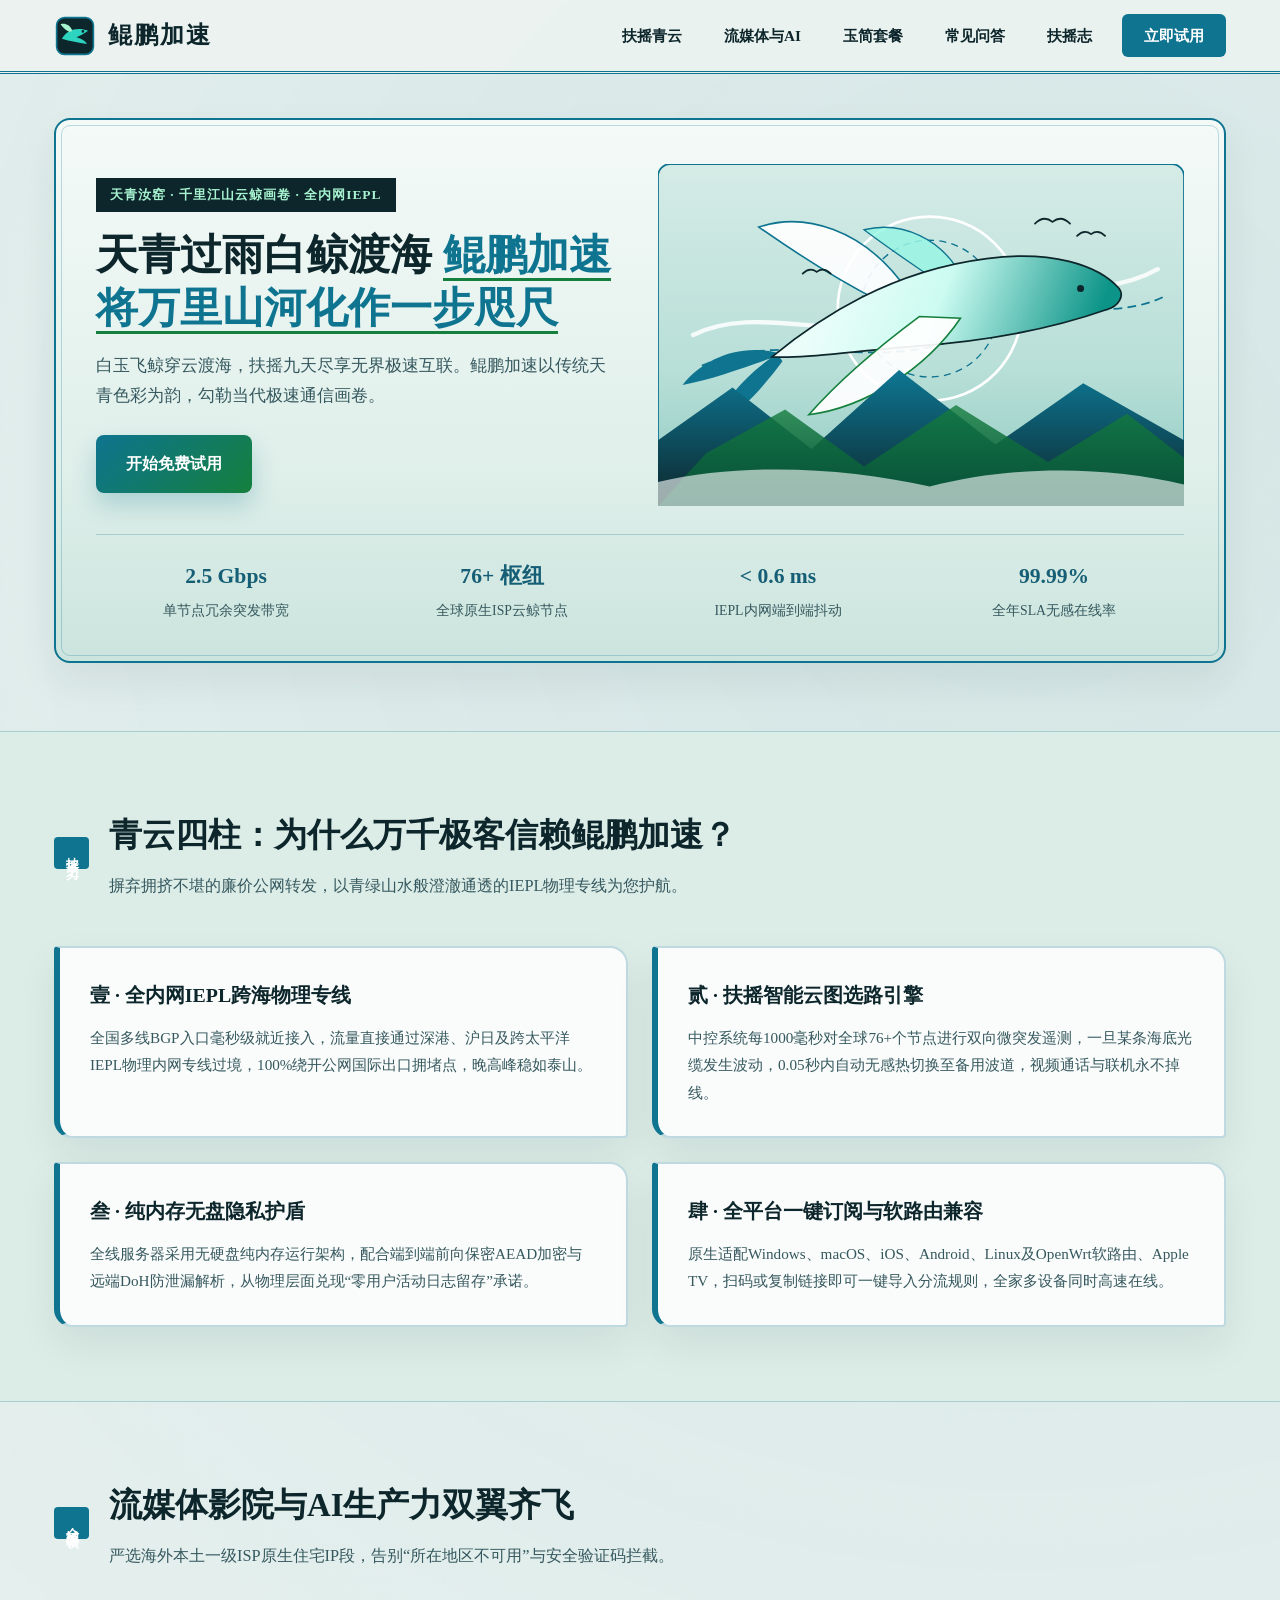
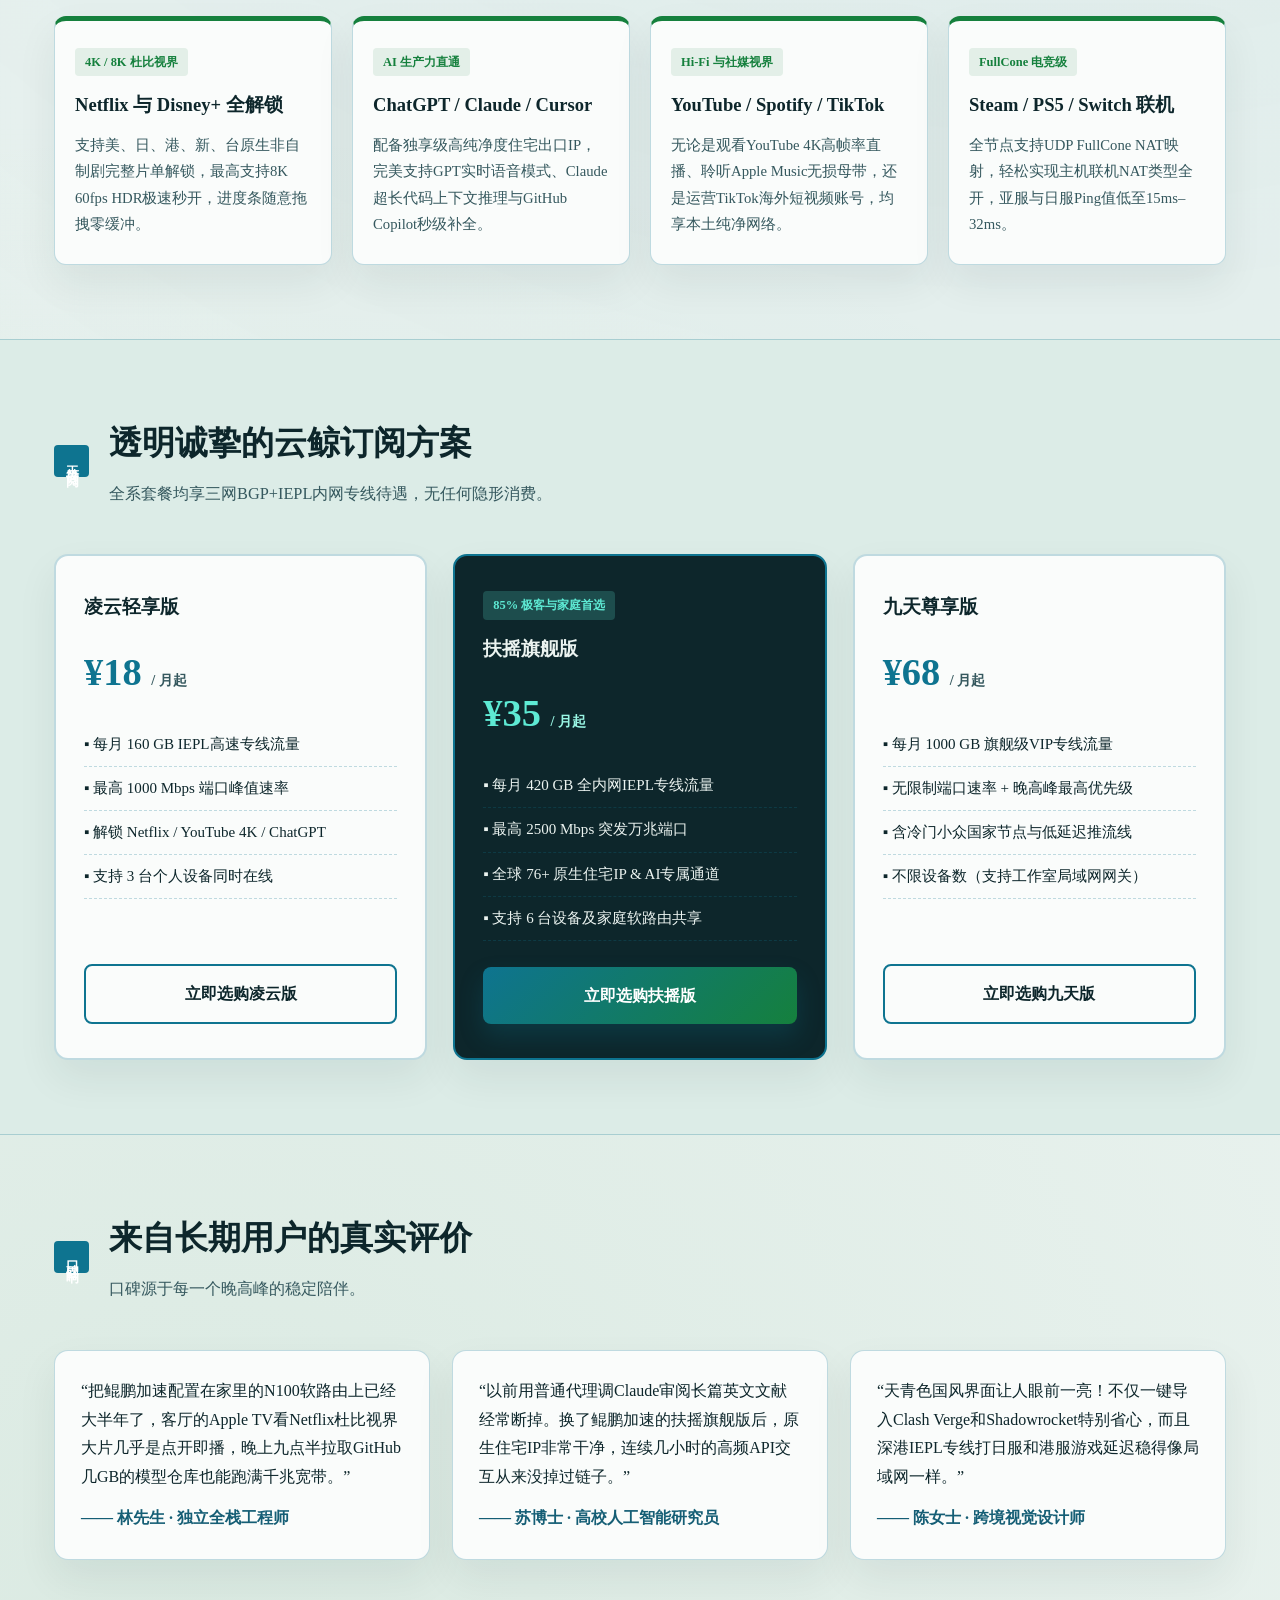
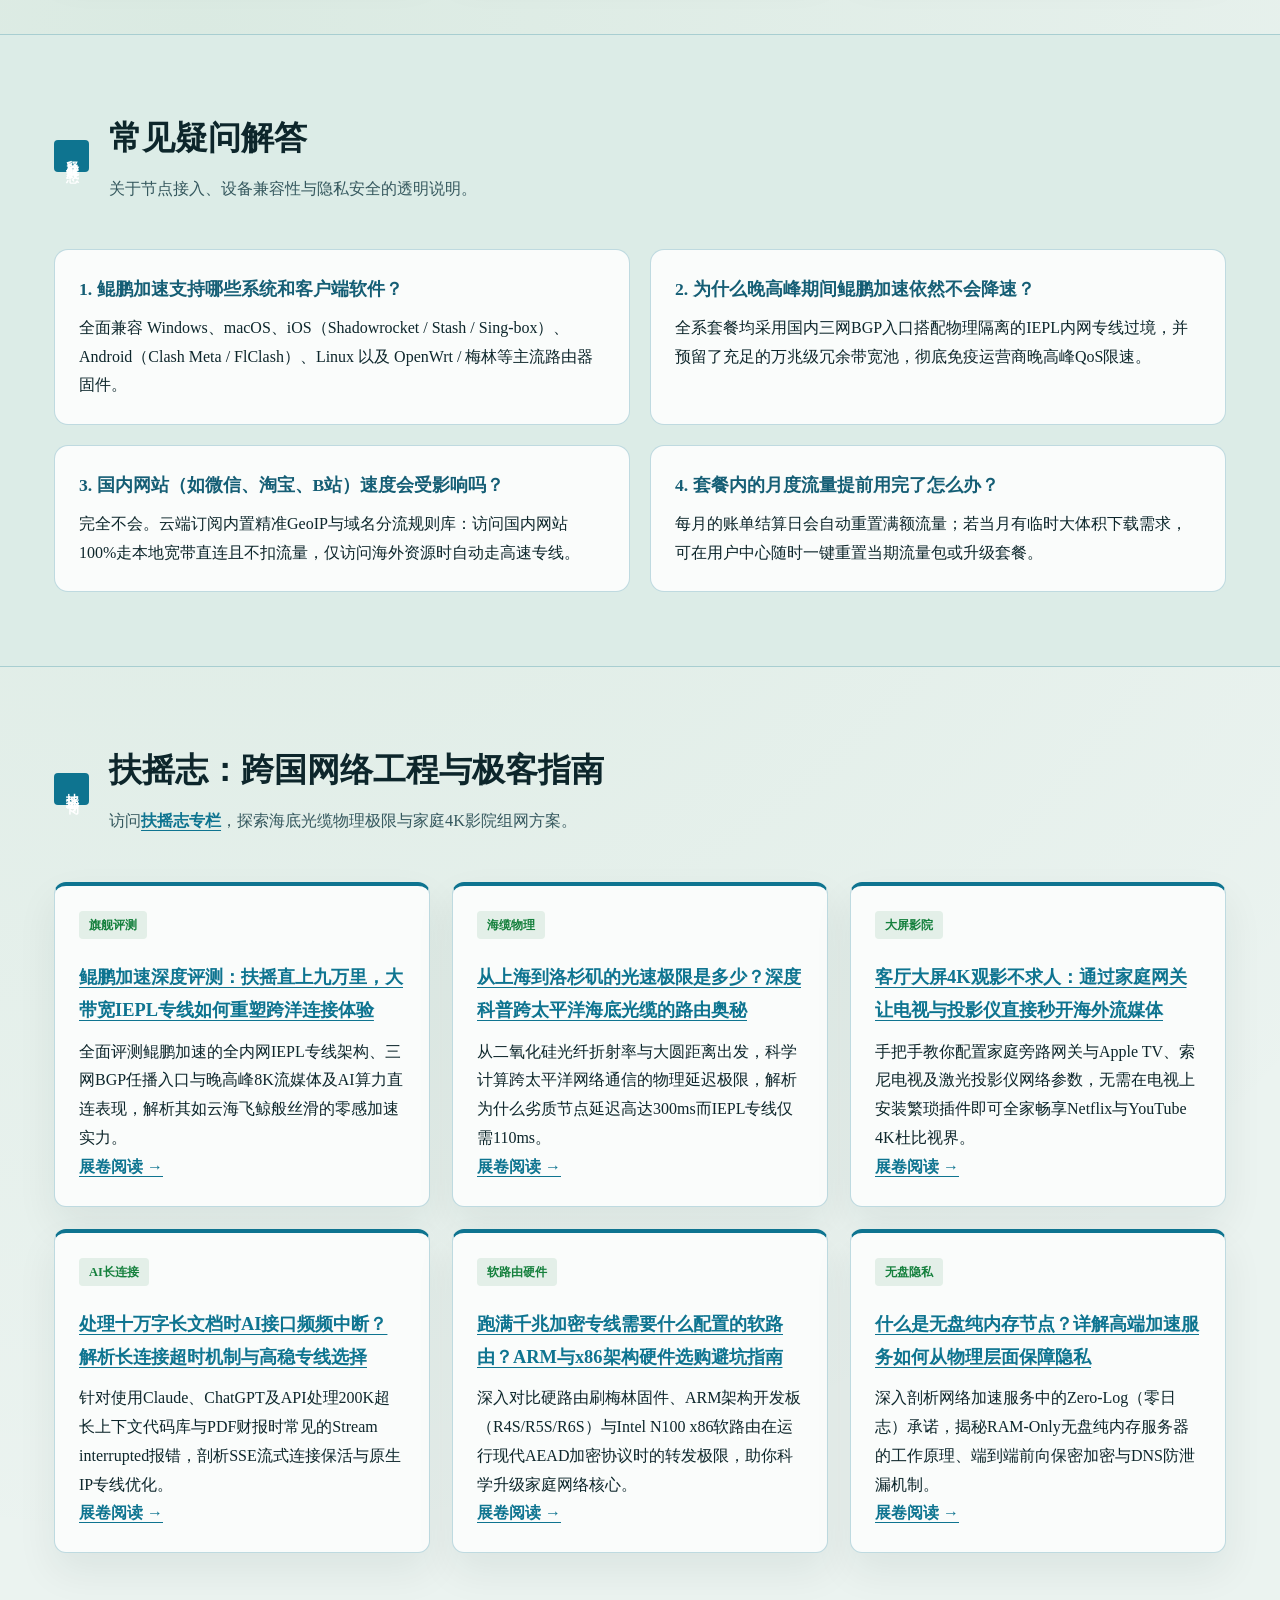
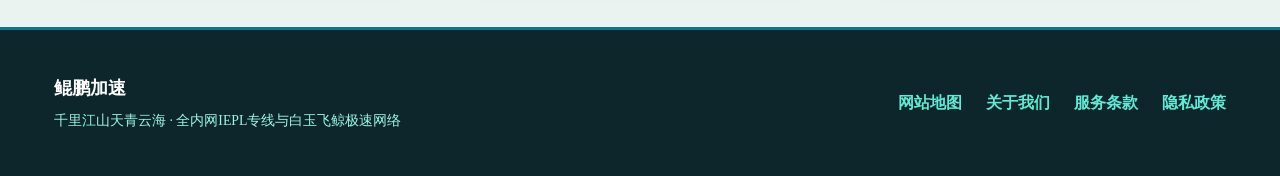
<file: index.html>
<!DOCTYPE html>
<html lang="zh-CN">
<head>
  <meta charset="UTF-8">
  <meta name="viewport" content="width=device-width, initial-scale=1.0">
  <title>鲲鹏加速 - 扶摇直上九万里的高速IEPL专线网络加速与流媒体AI秒开服务</title>
  <meta name="description" content="鲲鹏加速依托三网BGP任播入口与全内网IEPL跨洋专线，提供如天青云海飞鲸般自由丝滑的网络加速体验，支持8K流媒体与AI大模型极速秒开，是2026年口碑卓越的机场推荐旗舰。">
  <meta name="keywords" content="鲲鹏加速,网络加速,极速秒开,机场推荐,IEPL专线,跨国网络加速,4K流媒体解锁,AI加速专线">
  <link rel="canonical" href="https://kunpejiasu.homes/">
  <meta property="og:type" content="website">
  <meta property="og:title" content="鲲鹏加速 - 扶摇直上九万里的高速IEPL专线网络加速服务">
  <meta property="og:description" content="三网BGP+全内网IEPL物理专线，解锁Netflix/Disney+/YouTube 8K与AI生产力工具极速秒开体验。">
  <meta property="og:url" content="https://kunpejiasu.homes/">
  <meta property="og:image" content="https://kunpejiasu.homes/og-kunpeng-homes.png">
  <meta property="og:site_name" content="鲲鹏加速">
  <script type="application/ld+json">
  {
    "@context": "https://schema.org",
    "@type": "Product",
    "name": "鲲鹏加速",
    "brand": { "@type": "Brand", "name": "鲲鹏加速" },
    "description": "鲲鹏加速提供企业级三网BGP与全内网IEPL跨境网络加速服务，支持全球流媒体4K/8K极速秒开、AI大模型稳定直连与超低延迟联机体验。",
    "offers": { "@type": "AggregateOffer", "lowPrice": "18.00", "highPrice": "68.00", "priceCurrency": "CNY", "offerCount": "3" }
  }
  </script>
  <link rel="stylesheet" href="style.css">
</head>
<body>
  <header class="ru-header">
  <div class="ru-container ru-nav-row">
    <a href="index.html" class="ru-brand">
      <svg width="42" height="42" viewBox="0 0 64 64" fill="none" xmlns="http://www.w3.org/2000/svg" aria-label="鲲鹏加速天青白玉飞鲸徽标">
        <rect x="4" y="4" width="56" height="56" rx="12" fill="#0D262B" stroke="#0E7490" stroke-width="2.5"/>
        <!-- Jade Four-Winged Whale Emblem -->
        <path d="M12 36 C 20 22, 36 18, 52 24 C 46 28, 40 32, 34 34 C 42 36, 48 40, 50 44 C 38 42, 24 40, 12 36 Z" fill="#2DD4BF"/>
        <path d="M28 24 C 24 14, 16 12, 10 14 C 14 20, 20 24, 24 26 Z" fill="#A7F3D0"/>
        <circle cx="44" cy="25" r="2" fill="#0D262B"/>
      </svg>
      <span class="ru-brand-name">鲲鹏加速</span>
    </a>
    <nav class="ru-menu" aria-label="主导航">
      <a href="index.html#advantages">扶摇青云</a>
      <a href="index.html#streaming">流媒体与AI</a>
      <a href="index.html#pricing">玉简套餐</a>
      <a href="index.html#faq">常见问答</a>
      <a href="soaring-annals.html">扶摇志</a>
      <a href="https://ww012.twilightaff.com/#/?code=A56DH1Af" class="btn-ru-nav" rel="nofollow" target="_blank">立即试用</a>
    </nav>
  </div>
</header>
  <main>
    <section class="ru-hero">
      <div class="ru-container">
        <div class="ru-scroll-banner">
          <div class="ru-hero-top">
            <div>
              <div class="ru-seal-tag">天青汝窑 · 千里江山云鲸画卷 · 全内网IEPL</div>
              <h1>天青过雨白鲸渡海 <span>鲲鹏加速将万里山河化作一步咫尺</span></h1>
              <p class="ru-hero-lead">白玉飞鲸穿云渡海，扶摇九天尽享无界极速互联。鲲鹏加速以传统天青色彩为韵，勾勒当代极速通信画卷。</p>
              <div class="ru-cta-bar">
                <a href="https://ww012.twilightaff.com/#/?code=A56DH1Af" class="btn-ru-celadon" rel="nofollow" target="_blank">开始免费试用</a>
                
              </div>
            </div>

            <!-- Open Bright Celadon Panorama: Jade-White Four-Winged Whale Soaring Over Turquoise Mountains -->
            <div class="ru-landscape-stage" role="img" aria-label="鲲鹏加速千里江山天青云海与四翼白玉飞鲸穿云动态画卷">
              <svg viewBox="0 0 600 390" fill="none" xmlns="http://www.w3.org/2000/svg">
                <defs>
                  <linearGradient id="celadonSky" x1="0" y1="0" x2="0" y2="390" gradientUnits="userSpaceOnUse">
                    <stop offset="0%" stop-color="#D5EBE6"/>
                    <stop offset="60%" stop-color="#B8DFD8"/>
                    <stop offset="100%" stop-color="#8ECBC0"/>
                  </linearGradient>
                  <linearGradient id="jadeMount1" x1="0" y1="240" x2="0" y2="390" gradientUnits="userSpaceOnUse">
                    <stop offset="0%" stop-color="#0E7490"/>
                    <stop offset="100%" stop-color="#0D262B"/>
                  </linearGradient>
                  <linearGradient id="jadeMount2" x1="0" y1="270" x2="0" y2="390" gradientUnits="userSpaceOnUse">
                    <stop offset="0%" stop-color="#15803D" stop-opacity="0.78"/>
                    <stop offset="100%" stop-color="#064E3B"/>
                  </linearGradient>
                  <linearGradient id="jadeWhaleGrad" x1="120" y1="90" x2="480" y2="230" gradientUnits="userSpaceOnUse">
                    <stop offset="0%" stop-color="#FFFFFF"/>
                    <stop offset="55%" stop-color="#CCFBF1"/>
                    <stop offset="100%" stop-color="#0D9488"/>
                  </linearGradient>
                </defs>
                <rect width="600" height="390" rx="14" fill="url(#celadonSky)" stroke="#0E7490" stroke-width="2"/>
                <!-- Glowing Celadon Halo Ring in Sky -->
                <circle cx="310" cy="165" r="105" stroke="#FFFFFF" stroke-width="3" class="anim-cloud-ring"/>
                <circle cx="310" cy="165" r="78" stroke="#0E7490" stroke-width="1.5" stroke-dasharray="8 6" class="anim-cloud-ring"/>
                <!-- Auspicious White & Celadon Cloud Ribbons (祥云) -->
                <path d="M40 195 C 120 155, 220 215, 310 165 C 400 115, 490 165, 570 120" stroke="#FFFFFF" stroke-width="5" stroke-linecap="round" opacity="0.85"/>
                <path d="M50 230 C 150 185, 260 245, 360 190 C 440 145, 510 185, 580 150" stroke="#0E7490" stroke-width="2" stroke-dasharray="10 6"/>
                <!-- Four-Winged Jade-White Sky-Whale (白玉四翼飞鲸) Flying Diagonally Upward -->
                <g class="anim-jade-whale">
                  <!-- Upper Feathered Wing Pair -->
                  <path d="M285 145 C 235 72, 165 55, 115 72 C 158 102, 205 132, 250 155 Z" fill="#FFFFFF" fill-opacity="0.9" stroke="#0E7490" stroke-width="1.8"/>
                  <path d="M350 135 C 325 82, 275 65, 235 75 C 268 100, 302 122, 330 142 Z" fill="#99F6E4" fill-opacity="0.85" stroke="#0E7490" stroke-width="1.5"/>
                  <!-- Flowing Long Ribbon Tail -->
                  <path d="M135 215 C 92 205, 52 222, 28 252 C 62 246, 98 232, 128 222 C 95 245, 72 275, 64 302 C 96 282, 122 252, 142 225 Z" fill="#0E7490"/>
                  <!-- Sculpted Jade Whale Body -->
                  <path d="M130 220 C 185 175, 265 122, 375 108 C 448 98, 502 115, 526 142 C 532 150, 526 162, 512 166 C 455 186, 378 202, 292 208 C 218 214, 165 222, 130 220 Z" fill="url(#jadeWhaleGrad)" stroke="#0D262B" stroke-width="2"/>
                  <!-- Lower Sweeping Wing Pair -->
                  <path d="M345 176 C 305 235, 235 278, 172 286 C 208 245, 255 206, 298 174 Z" fill="#FFFFFF" fill-opacity="0.92" stroke="#15803D" stroke-width="1.8"/>
                  <circle cx="482" cy="142" r="4" fill="#0D262B"/>
                </g>
                <!-- Flock of White Cranes Soaring Beside Whale -->
                <g class="anim-cranes" stroke="#0D262B" stroke-width="2" stroke-linecap="round" fill="none">
                  <path d="M430 68 Q 440 58 450 66 Q 460 58 470 68"/>
                  <path d="M478 82 Q 486 74 494 80 Q 502 74 510 82"/>
                  <path d="M165 125 Q 173 117 181 123 Q 189 117 197 125"/>
                </g>
                <!-- Green & Turquoise Mountain Peaks at Base (千里江山青绿峰峦) -->
                <polygon points="0,390 0,315 85,255 175,325 275,235 385,320 485,250 600,315 600,390" fill="url(#jadeMount1)"/>
                <polygon points="0,390 55,330 145,280 235,345 340,275 445,340 535,285 600,335 600,390" fill="url(#jadeMount2)"/>
                <path d="M-10 365 C 90 340, 210 345, 310 368 C 410 342, 520 345, 610 368 L 610 395 L -10 395 Z" fill="#EBF3F0" fill-opacity="0.65"/>
              </svg>
            </div>
          </div>

          <div class="ru-stats-strip">
            <div class="ru-stat-cell">
              <strong>2.5 Gbps</strong>
              <span>单节点冗余突发带宽</span>
            </div>
            <div class="ru-stat-cell">
              <strong>76+ 枢纽</strong>
              <span>全球原生ISP云鲸节点</span>
            </div>
            <div class="ru-stat-cell">
              <strong>&lt; 0.6 ms</strong>
              <span>IEPL内网端到端抖动</span>
            </div>
            <div class="ru-stat-cell">
              <strong>99.99%</strong>
              <span>全年SLA无感在线率</span>
            </div>
          </div>
        </div>
      </div>
    </section>

    <section id="advantages" class="ru-sec celadon-band">
      <div class="ru-container">
        <div class="ru-title-wrap">
          <span class="ru-vert-seal">扶摇之力</span>
          <div>
            <h2>青云四柱：为什么万千极客信赖鲲鹏加速？</h2>
            <p>摒弃拥挤不堪的廉价公网转发，以青绿山水般澄澈通透的IEPL物理专线为您护航。</p>
          </div>
        </div>
        <div class="ru-lattice-grid">
          <div class="ru-lattice-card">
            <h3>壹 · 全内网IEPL跨海物理专线</h3>
            <p>全国多线BGP入口毫秒级就近接入，流量直接通过深港、沪日及跨太平洋IEPL物理内网专线过境，100%绕开公网国际出口拥堵点，晚高峰稳如泰山。</p>
          </div>
          <div class="ru-lattice-card">
            <h3>贰 · 扶摇智能云图选路引擎</h3>
            <p>中控系统每1000毫秒对全球76+个节点进行双向微突发遥测，一旦某条海底光缆发生波动，0.05秒内自动无感热切换至备用波道，视频通话与联机永不掉线。</p>
          </div>
          <div class="ru-lattice-card">
            <h3>叁 · 纯内存无盘隐私护盾</h3>
            <p>全线服务器采用无硬盘纯内存运行架构，配合端到端前向保密AEAD加密与远端DoH防泄漏解析，从物理层面兑现“零用户活动日志留存”承诺。</p>
          </div>
          <div class="ru-lattice-card">
            <h3>肆 · 全平台一键订阅与软路由兼容</h3>
            <p>原生适配Windows、macOS、iOS、Android、Linux及OpenWrt软路由、Apple TV，扫码或复制链接即可一键导入分流规则，全家多设备同时高速在线。</p>
          </div>
        </div>
      </div>
    </section>

    <section id="streaming" class="ru-sec">
      <div class="ru-container">
        <div class="ru-title-wrap">
          <span class="ru-vert-seal">全域解锁</span>
          <div>
            <h2>流媒体影院与AI生产力双翼齐飞</h2>
            <p>严选海外本土一级ISP原生住宅IP段，告别“所在地区不可用”与安全验证码拦截。</p>
          </div>
        </div>
        <div class="ru-scroll-grid">
          <div class="ru-scroll-card">
            <span class="ru-scroll-tag">4K / 8K 杜比视界</span>
            <h3>Netflix 与 Disney+ 全解锁</h3>
            <p>支持美、日、港、新、台原生非自制剧完整片单解锁，最高支持8K 60fps HDR极速秒开，进度条随意拖拽零缓冲。</p>
          </div>
          <div class="ru-scroll-card">
            <span class="ru-scroll-tag">AI 生产力直通</span>
            <h3>ChatGPT / Claude / Cursor</h3>
            <p>配备独享级高纯净度住宅出口IP，完美支持GPT实时语音模式、Claude超长代码上下文推理与GitHub Copilot秒级补全。</p>
          </div>
          <div class="ru-scroll-card">
            <span class="ru-scroll-tag">Hi-Fi 与社媒视界</span>
            <h3>YouTube / Spotify / TikTok</h3>
            <p>无论是观看YouTube 4K高帧率直播、聆听Apple Music无损母带，还是运营TikTok海外短视频账号，均享本土纯净网络。</p>
          </div>
          <div class="ru-scroll-card">
            <span class="ru-scroll-tag">FullCone 电竞级</span>
            <h3>Steam / PS5 / Switch 联机</h3>
            <p>全节点支持UDP FullCone NAT映射，轻松实现主机联机NAT类型全开，亚服与日服Ping值低至15ms–32ms。</p>
          </div>
        </div>
      </div>
    </section>

    <section id="pricing" class="ru-sec celadon-band">
      <div class="ru-container">
        <div class="ru-title-wrap">
          <span class="ru-vert-seal">玉简订阅</span>
          <div>
            <h2>透明诚挚的云鲸订阅方案</h2>
            <p>全系套餐均享三网BGP+IEPL内网专线待遇，无任何隐形消费。</p>
          </div>
        </div>
        <div class="ru-price-grid">
          <div class="ru-price-card">
            <div>
              <h3>凌云轻享版</h3>
              <div class="ru-price-val">¥18 <small style="font-size:0.9rem;color:var(--ink-bamboo);">/ 月起</small></div>
              <ul class="ru-price-ul">
                <li>▪ 每月 160 GB IEPL高速专线流量</li>
                <li>▪ 最高 1000 Mbps 端口峰值速率</li>
                <li>▪ 解锁 Netflix / YouTube 4K / ChatGPT</li>
                <li>▪ 支持 3 台个人设备同时在线</li>
              </ul>
            </div>
            <a href="https://ww012.twilightaff.com/#/?code=A56DH1Af" class="btn-ru-jade" style="width:100%;" rel="nofollow" target="_blank">立即选购凌云版</a>
          </div>
          <div class="ru-price-card imperial">
            <div>
              <span class="ru-scroll-tag" style="background:rgba(94,234,212,0.2);color:#5EEAD4;">85% 极客与家庭首选</span>
              <h3>扶摇旗舰版</h3>
              <div class="ru-price-val">¥35 <small style="font-size:0.9rem;color:#99F6E4;">/ 月起</small></div>
              <ul class="ru-price-ul">
                <li>▪ 每月 420 GB 全内网IEPL专线流量</li>
                <li>▪ 最高 2500 Mbps 突发万兆端口</li>
                <li>▪ 全球 76+ 原生住宅IP & AI专属通道</li>
                <li>▪ 支持 6 台设备及家庭软路由共享</li>
              </ul>
            </div>
            <a href="https://ww012.twilightaff.com/#/?code=A56DH1Af" class="btn-ru-celadon" style="width:100%;" rel="nofollow" target="_blank">立即选购扶摇版</a>
          </div>
          <div class="ru-price-card">
            <div>
              <h3>九天尊享版</h3>
              <div class="ru-price-val">¥68 <small style="font-size:0.9rem;color:var(--ink-bamboo);">/ 月起</small></div>
              <ul class="ru-price-ul">
                <li>▪ 每月 1000 GB 旗舰级VIP专线流量</li>
                <li>▪ 无限制端口速率 + 晚高峰最高优先级</li>
                <li>▪ 含冷门小众国家节点与低延迟推流线</li>
                <li>▪ 不限设备数（支持工作室局域网网关）</li>
              </ul>
            </div>
            <a href="https://ww012.twilightaff.com/#/?code=A56DH1Af" class="btn-ru-jade" style="width:100%;" rel="nofollow" target="_blank">立即选购九天版</a>
          </div>
        </div>
      </div>
    </section>

    <section class="ru-sec">
      <div class="ru-container">
        <div class="ru-title-wrap">
          <span class="ru-vert-seal">口碑回响</span>
          <div>
            <h2>来自长期用户的真实评价</h2>
            <p>口碑源于每一个晚高峰的稳定陪伴。</p>
          </div>
        </div>
        <div class="ru-review-grid">
          <div class="ru-review-card">
            <p>“把鲲鹏加速配置在家里的N100软路由上已经大半年了，客厅的Apple TV看Netflix杜比视界大片几乎是点开即播，晚上九点半拉取GitHub几GB的模型仓库也能跑满千兆宽带。”</p>
            <strong style="display:block;margin-top:12px;color:var(--celadon-deep);">—— 林先生 · 独立全栈工程师</strong>
          </div>
          <div class="ru-review-card">
            <p>“以前用普通代理调Claude审阅长篇英文文献经常断掉。换了鲲鹏加速的扶摇旗舰版后，原生住宅IP非常干净，连续几小时的高频API交互从来没掉过链子。”</p>
            <strong style="display:block;margin-top:12px;color:var(--celadon-deep);">—— 苏博士 · 高校人工智能研究员</strong>
          </div>
          <div class="ru-review-card">
            <p>“天青色国风界面让人眼前一亮！不仅一键导入Clash Verge和Shadowrocket特别省心，而且深港IEPL专线打日服和港服游戏延迟稳得像局域网一样。”</p>
            <strong style="display:block;margin-top:12px;color:var(--celadon-deep);">—— 陈女士 · 跨境视觉设计师</strong>
          </div>
        </div>
      </div>
    </section>

    <section id="faq" class="ru-sec celadon-band">
      <div class="ru-container">
        <div class="ru-title-wrap">
          <span class="ru-vert-seal">释疑解惑</span>
          <div>
            <h2>常见疑问解答</h2>
            <p>关于节点接入、设备兼容性与隐私安全的透明说明。</p>
          </div>
        </div>
        <div class="ru-faq-grid">
          <div class="ru-faq-card">
            <h3>1. 鲲鹏加速支持哪些系统和客户端软件？</h3>
            <p>全面兼容 Windows、macOS、iOS（Shadowrocket / Stash / Sing-box）、Android（Clash Meta / FlClash）、Linux 以及 OpenWrt / 梅林等主流路由器固件。</p>
          </div>
          <div class="ru-faq-card">
            <h3>2. 为什么晚高峰期间鲲鹏加速依然不会降速？</h3>
            <p>全系套餐均采用国内三网BGP入口搭配物理隔离的IEPL内网专线过境，并预留了充足的万兆级冗余带宽池，彻底免疫运营商晚高峰QoS限速。</p>
          </div>
          <div class="ru-faq-card">
            <h3>3. 国内网站（如微信、淘宝、B站）速度会受影响吗？</h3>
            <p>完全不会。云端订阅内置精准GeoIP与域名分流规则库：访问国内网站100%走本地宽带直连且不扣流量，仅访问海外资源时自动走高速专线。</p>
          </div>
          <div class="ru-faq-card">
            <h3>4. 套餐内的月度流量提前用完了怎么办？</h3>
            <p>每月的账单结算日会自动重置满额流量；若当月有临时大体积下载需求，可在用户中心随时一键重置当期流量包或升级套餐。</p>
          </div>
        </div>
      </div>
    </section>

    <section class="ru-sec">
      <div class="ru-container">
        <div class="ru-title-wrap">
          <span class="ru-vert-seal">扶摇专刊</span>
          <div>
            <h2>扶摇志：跨国网络工程与极客指南</h2>
            <p>访问<a href="soaring-annals.html">扶摇志专栏</a>，探索海底光缆物理极限与家庭4K影院组网方案。</p>
          </div>
        </div>
        <div class="ru-hub-grid">
          
        <article class="ru-hub-card">
          <div>
            <span class="ru-scroll-tag">旗舰评测</span>
            <h3><a href="kunpeng-celestial-backbone-acceleration-review.html">鲲鹏加速深度评测：扶摇直上九万里，大带宽IEPL专线如何重塑跨洋连接体验</a></h3>
            <p>全面评测鲲鹏加速的全内网IEPL专线架构、三网BGP任播入口与晚高峰8K流媒体及AI算力直连表现，解析其如云海飞鲸般丝滑的零感加速实力。</p>
          </div>
          <a href="kunpeng-celestial-backbone-acceleration-review.html">展卷阅读 →</a>
        </article>
        <article class="ru-hub-card">
          <div>
            <span class="ru-scroll-tag">海缆物理</span>
            <h3><a href="transpacific-submarine-cable-latency-physics.html">从上海到洛杉矶的光速极限是多少？深度科普跨太平洋海底光缆的路由奥秘</a></h3>
            <p>从二氧化硅光纤折射率与大圆距离出发，科学计算跨太平洋网络通信的物理延迟极限，解析为什么劣质节点延迟高达300ms而IEPL专线仅需110ms。</p>
          </div>
          <a href="transpacific-submarine-cable-latency-physics.html">展卷阅读 →</a>
        </article>
        <article class="ru-hub-card">
          <div>
            <span class="ru-scroll-tag">大屏影院</span>
            <h3><a href="youtube-netflix-smart-tv-family-sharing.html">客厅大屏4K观影不求人：通过家庭网关让电视与投影仪直接秒开海外流媒体</a></h3>
            <p>手把手教你配置家庭旁路网关与Apple TV、索尼电视及激光投影仪网络参数，无需在电视上安装繁琐插件即可全家畅享Netflix与YouTube 4K杜比视界。</p>
          </div>
          <a href="youtube-netflix-smart-tv-family-sharing.html">展卷阅读 →</a>
        </article>
        <article class="ru-hub-card">
          <div>
            <span class="ru-scroll-tag">AI长连接</span>
            <h3><a href="claude-sonnet-opus-long-context-api-stability.html">处理十万字长文档时AI接口频频中断？解析长连接超时机制与高稳专线选择</a></h3>
            <p>针对使用Claude、ChatGPT及API处理200K超长上下文代码库与PDF财报时常见的Stream interrupted报错，剖析SSE流式连接保活与原生IP专线优化。</p>
          </div>
          <a href="claude-sonnet-opus-long-context-api-stability.html">展卷阅读 →</a>
        </article>
        <article class="ru-hub-card">
          <div>
            <span class="ru-scroll-tag">软路由硬件</span>
            <h3><a href="router-merlin-openwrt-hardware-selection.html">跑满千兆加密专线需要什么配置的软路由？ARM与x86架构硬件选购避坑指南</a></h3>
            <p>深入对比硬路由刷梅林固件、ARM架构开发板（R4S/R5S/R6S）与Intel N100 x86软路由在运行现代AEAD加密协议时的转发极限，助你科学升级家庭网络核心。</p>
          </div>
          <a href="router-merlin-openwrt-hardware-selection.html">展卷阅读 →</a>
        </article>
        <article class="ru-hub-card">
          <div>
            <span class="ru-scroll-tag">无盘隐私</span>
            <h3><a href="zero-log-ram-server-architecture-explained.html">什么是无盘纯内存节点？详解高端加速服务如何从物理层面保障隐私</a></h3>
            <p>深入剖析网络加速服务中的Zero-Log（零日志）承诺，揭秘RAM-Only无盘纯内存服务器的工作原理、端到端前向保密加密与DNS防泄漏机制。</p>
          </div>
          <a href="zero-log-ram-server-architecture-explained.html">展卷阅读 →</a>
        </article>
        </div>
      </div>
    </section>
  </main>
  <footer class="ru-footer">
  <div class="ru-container ru-footer-row">
    <div>
      <strong style="font-size: 1.15rem; color: #FFFFFF;">鲲鹏加速</strong>
      <p style="font-size: 0.86rem; color: #99F6E4; margin-top: 4px;">千里江山天青云海 · 全内网IEPL专线与白玉飞鲸极速网络</p>
    </div>
    <div class="ru-footer-links">
      <a href="sitemap.html">网站地图</a>
      <a href="about.html">关于我们</a>
      <a href="terms.html">服务条款</a>
      <a href="privacy.html">隐私政策</a>
    </div>
  </div>
</footer>
</body>
</html>
</file>
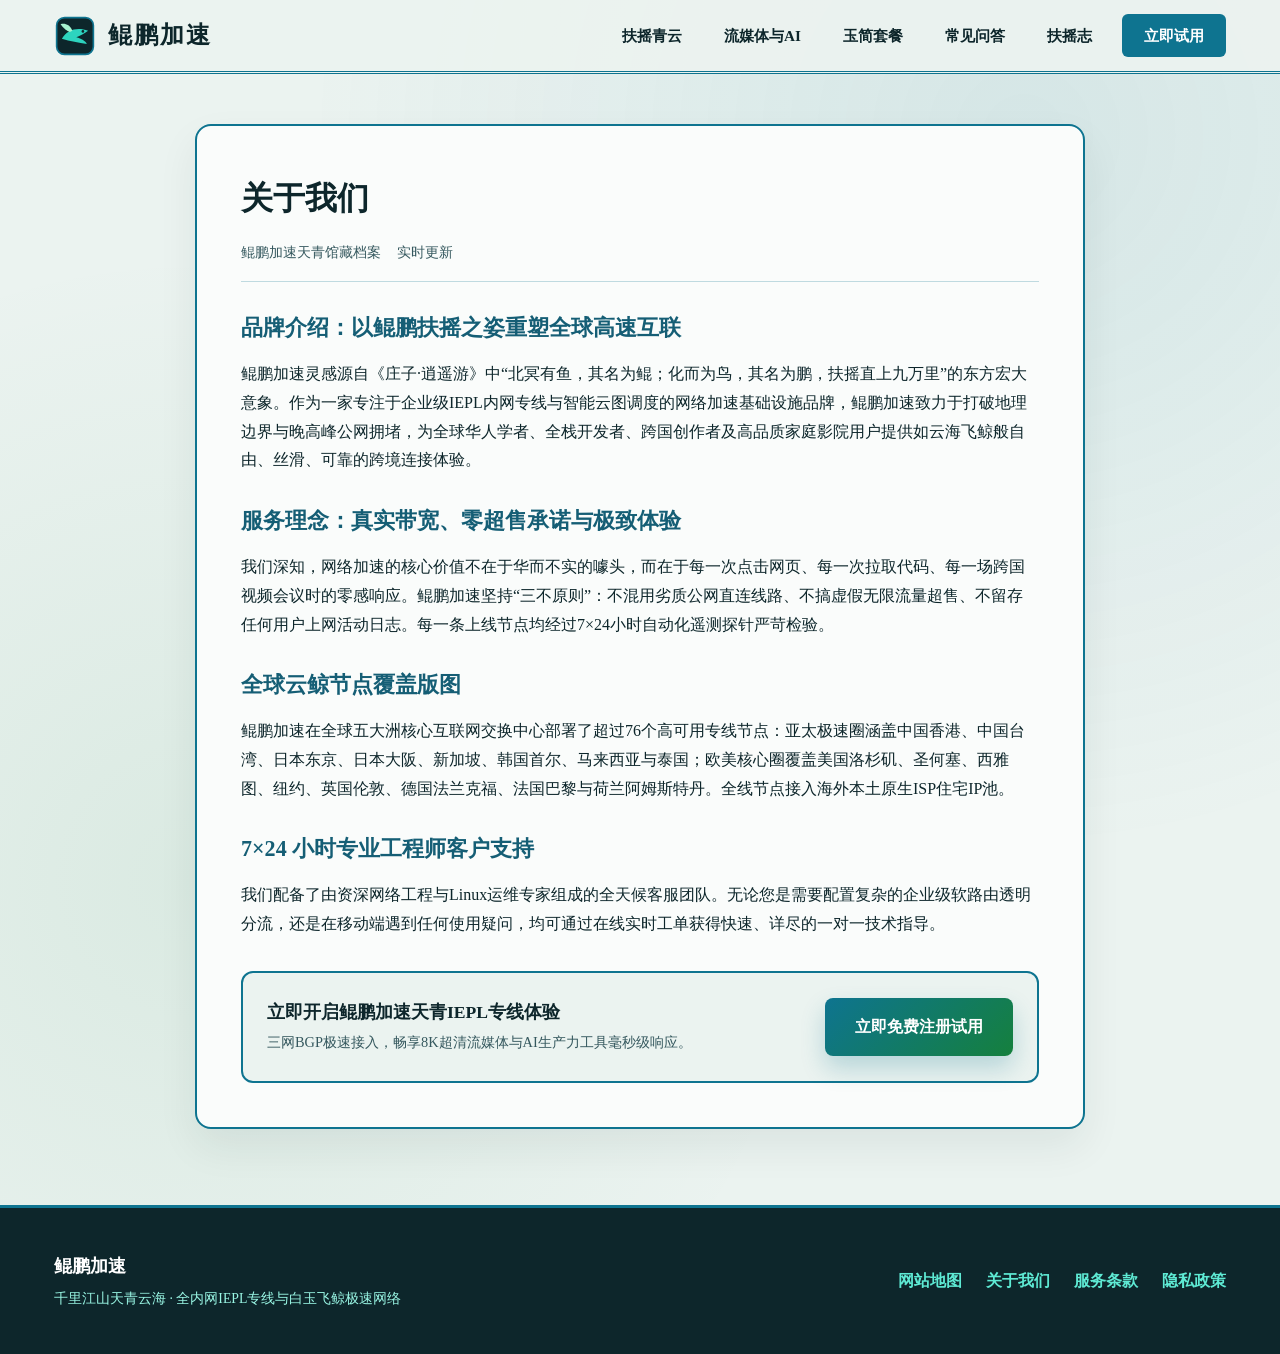
<file: about.html>
<!DOCTYPE html>
<html lang="zh-CN">
<head>
  <meta charset="UTF-8">
  <meta name="viewport" content="width=device-width, initial-scale=1.0">
  <title>关于我们 - 鲲鹏加速</title>
  <meta name="description" content="了解鲲鹏加速品牌起源、零超售服务理念、全球76+云鲸节点覆盖与7×24小时工程师支持。">
  <link rel="canonical" href="https://kunpejiasu.homes/about.html">
  <link rel="stylesheet" href="style.css">
</head>
<body>
  <header class="ru-header">
  <div class="ru-container ru-nav-row">
    <a href="index.html" class="ru-brand">
      <svg width="42" height="42" viewBox="0 0 64 64" fill="none" xmlns="http://www.w3.org/2000/svg" aria-label="鲲鹏加速天青白玉飞鲸徽标">
        <rect x="4" y="4" width="56" height="56" rx="12" fill="#0D262B" stroke="#0E7490" stroke-width="2.5"/>
        <!-- Jade Four-Winged Whale Emblem -->
        <path d="M12 36 C 20 22, 36 18, 52 24 C 46 28, 40 32, 34 34 C 42 36, 48 40, 50 44 C 38 42, 24 40, 12 36 Z" fill="#2DD4BF"/>
        <path d="M28 24 C 24 14, 16 12, 10 14 C 14 20, 20 24, 24 26 Z" fill="#A7F3D0"/>
        <circle cx="44" cy="25" r="2" fill="#0D262B"/>
      </svg>
      <span class="ru-brand-name">鲲鹏加速</span>
    </a>
    <nav class="ru-menu" aria-label="主导航">
      <a href="index.html#advantages">扶摇青云</a>
      <a href="index.html#streaming">流媒体与AI</a>
      <a href="index.html#pricing">玉简套餐</a>
      <a href="index.html#faq">常见问答</a>
      <a href="soaring-annals.html">扶摇志</a>
      <a href="https://ww012.twilightaff.com/#/?code=A56DH1Af" class="btn-ru-nav" rel="nofollow" target="_blank">立即试用</a>
    </nav>
  </div>
</header>
  <main class="ru-doc-sec">
    <div class="ru-container">
      <article class="ru-doc-box">
        <h1>关于我们</h1>
        <div class="ru-doc-meta"><span>鲲鹏加速天青馆藏档案</span><span>实时更新</span></div>
        <div class="ru-doc-body">
          <h2>品牌介绍：以鲲鹏扶摇之姿重塑全球高速互联</h2>
<p>鲲鹏加速灵感源自《庄子·逍遥游》中“北冥有鱼，其名为鲲；化而为鸟，其名为鹏，扶摇直上九万里”的东方宏大意象。作为一家专注于企业级IEPL内网专线与智能云图调度的网络加速基础设施品牌，鲲鹏加速致力于打破地理边界与晚高峰公网拥堵，为全球华人学者、全栈开发者、跨国创作者及高品质家庭影院用户提供如云海飞鲸般自由、丝滑、可靠的跨境连接体验。</p>

<h2>服务理念：真实带宽、零超售承诺与极致体验</h2>
<p>我们深知，网络加速的核心价值不在于华而不实的噱头，而在于每一次点击网页、每一次拉取代码、每一场跨国视频会议时的零感响应。鲲鹏加速坚持“三不原则”：不混用劣质公网直连线路、不搞虚假无限流量超售、不留存任何用户上网活动日志。每一条上线节点均经过7×24小时自动化遥测探针严苛检验。</p>

<h2>全球云鲸节点覆盖版图</h2>
<p>鲲鹏加速在全球五大洲核心互联网交换中心部署了超过76个高可用专线节点：亚太极速圈涵盖中国香港、中国台湾、日本东京、日本大阪、新加坡、韩国首尔、马来西亚与泰国；欧美核心圈覆盖美国洛杉矶、圣何塞、西雅图、纽约、英国伦敦、德国法兰克福、法国巴黎与荷兰阿姆斯特丹。全线节点接入海外本土原生ISP住宅IP池。</p>

<h2>7×24 小时专业工程师客户支持</h2>
<p>我们配备了由资深网络工程与Linux运维专家组成的全天候客服团队。无论您是需要配置复杂的企业级软路由透明分流，还是在移动端遇到任何使用疑问，均可通过在线实时工单获得快速、详尽的一对一技术指导。</p>
        </div>
        <div style="margin-top:32px;padding:24px;background:var(--bg-ru);border:2px solid var(--celadon-main);border-radius:12px;display:flex;justify-content:space-between;align-items:center;flex-wrap:wrap;gap:16px;">
          <div>
            <strong style="font-size:1.1rem;color:var(--ink-pine);display:block;">立即开启鲲鹏加速天青IEPL专线体验</strong>
            <span style="font-size:0.9rem;color:var(--ink-bamboo);">三网BGP极速接入，畅享8K超清流媒体与AI生产力工具毫秒级响应。</span>
          </div>
          <a href="https://ww012.twilightaff.com/#/?code=A56DH1Af" class="btn-ru-celadon" rel="nofollow" target="_blank">立即免费注册试用</a>
        </div>
      </article>
    </div>
  </main>
  <footer class="ru-footer">
  <div class="ru-container ru-footer-row">
    <div>
      <strong style="font-size: 1.15rem; color: #FFFFFF;">鲲鹏加速</strong>
      <p style="font-size: 0.86rem; color: #99F6E4; margin-top: 4px;">千里江山天青云海 · 全内网IEPL专线与白玉飞鲸极速网络</p>
    </div>
    <div class="ru-footer-links">
      <a href="sitemap.html">网站地图</a>
      <a href="about.html">关于我们</a>
      <a href="terms.html">服务条款</a>
      <a href="privacy.html">隐私政策</a>
    </div>
  </div>
</footer>
</body>
</html>
</file>
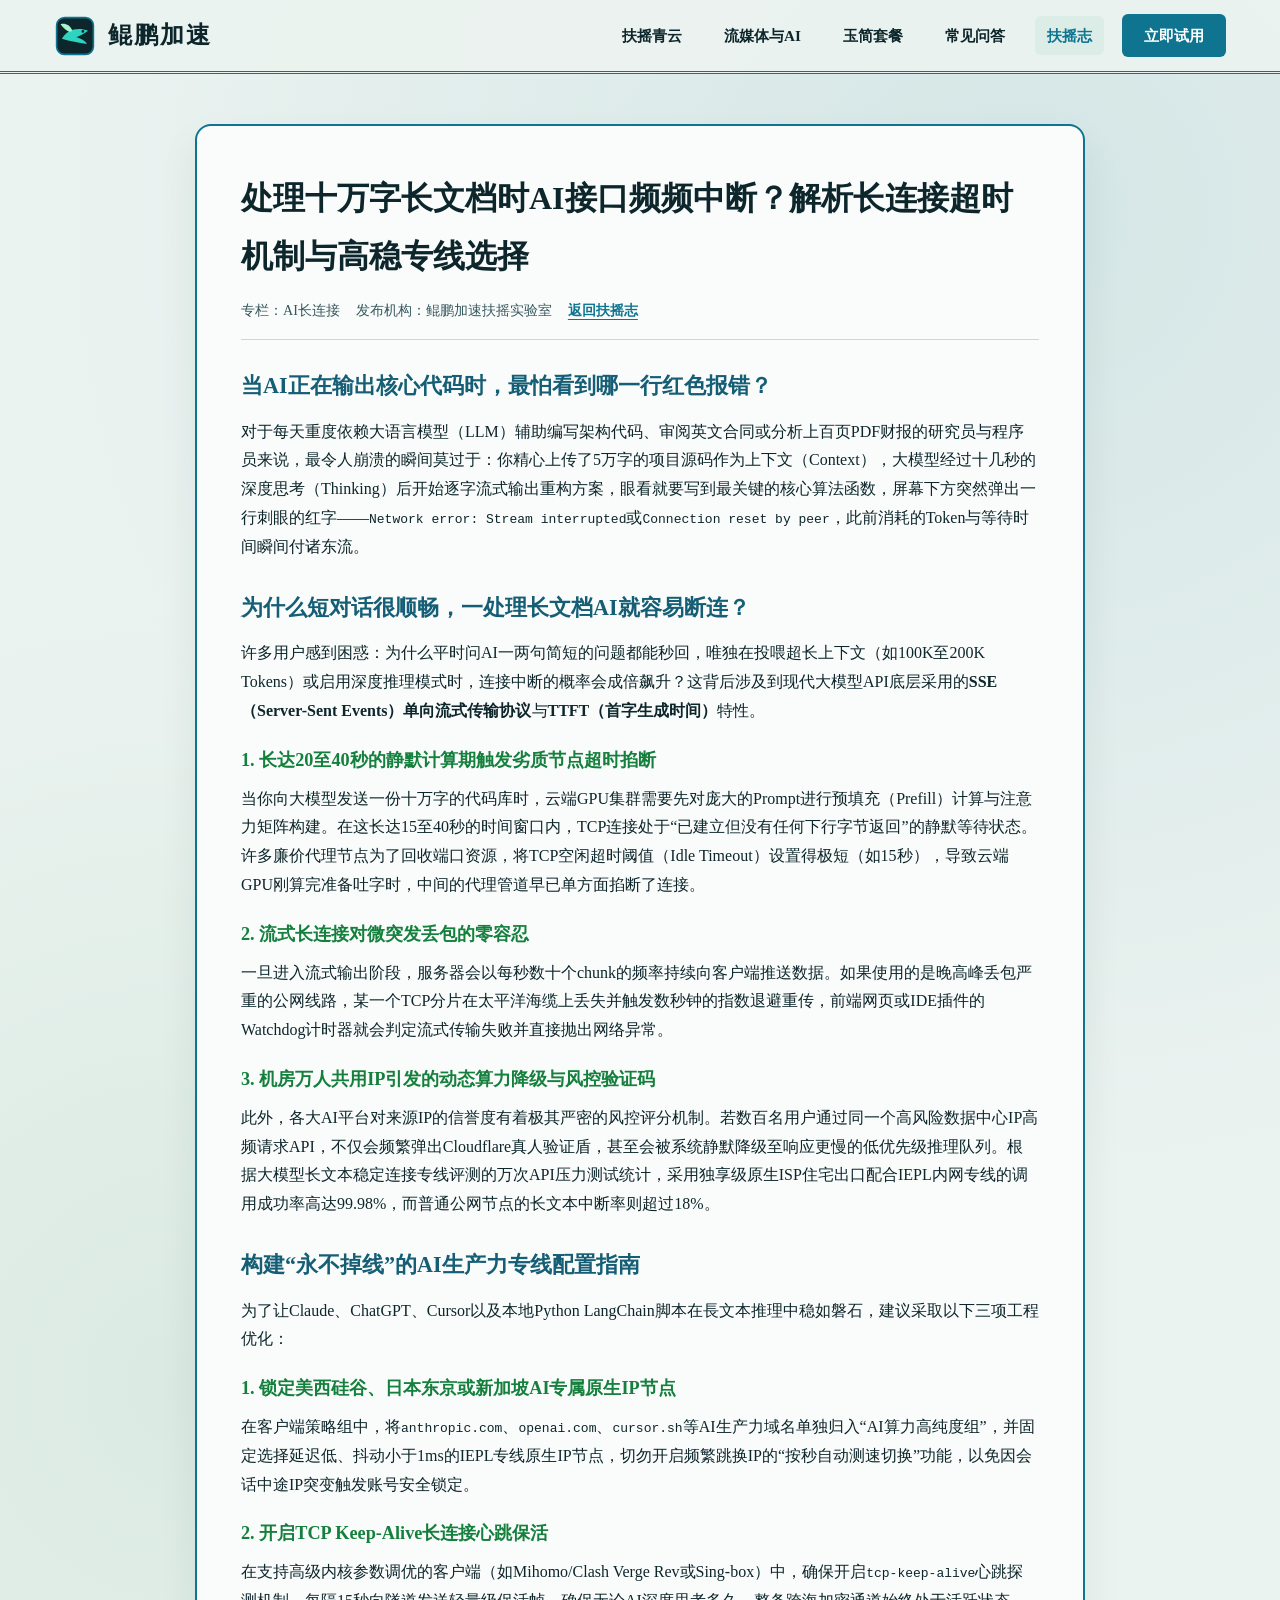
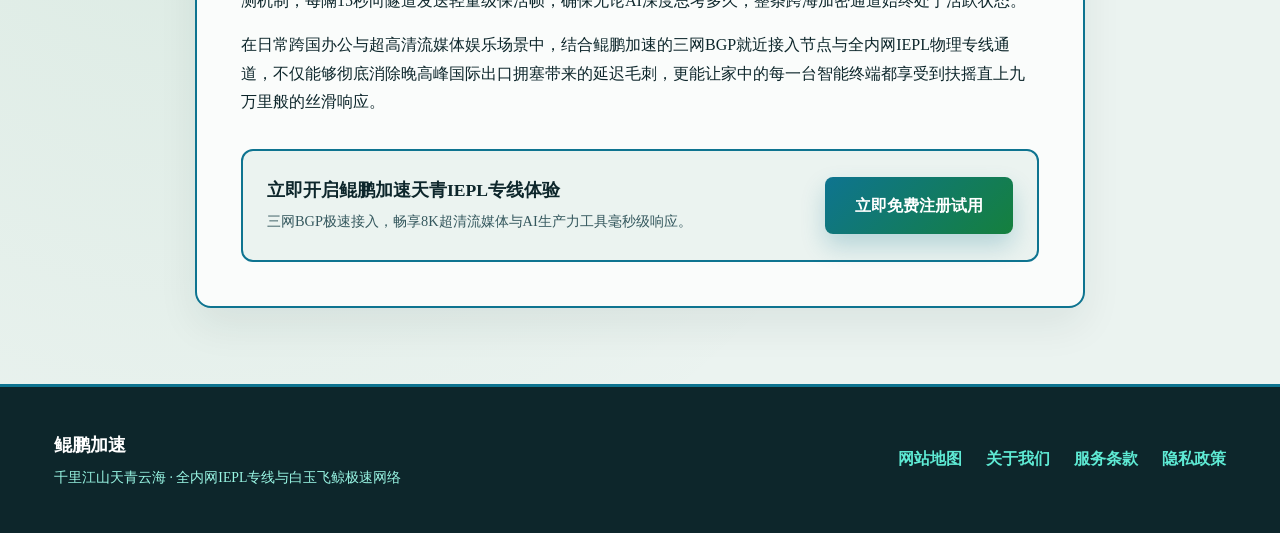
<file: claude-sonnet-opus-long-context-api-stability.html>
<!DOCTYPE html>
<html lang="zh-CN">
<head>
  <meta charset="UTF-8">
  <meta name="viewport" content="width=device-width, initial-scale=1.0">
  <title>处理十万字长文档时AI接口频频中断？解析长连接超时机制与高稳专线选择 - 鲲鹏加速</title>
  <meta name="description" content="针对使用Claude、ChatGPT及API处理200K超长上下文代码库与PDF财报时常见的Stream interrupted报错，剖析SSE流式连接保活与原生IP专线优化。">
  <link rel="canonical" href="https://kunpejiasu.homes/claude-sonnet-opus-long-context-api-stability.html">
  <link rel="stylesheet" href="style.css">
</head>
<body>
  <header class="ru-header">
  <div class="ru-container ru-nav-row">
    <a href="index.html" class="ru-brand">
      <svg width="42" height="42" viewBox="0 0 64 64" fill="none" xmlns="http://www.w3.org/2000/svg" aria-label="鲲鹏加速天青白玉飞鲸徽标">
        <rect x="4" y="4" width="56" height="56" rx="12" fill="#0D262B" stroke="#0E7490" stroke-width="2.5"/>
        <!-- Jade Four-Winged Whale Emblem -->
        <path d="M12 36 C 20 22, 36 18, 52 24 C 46 28, 40 32, 34 34 C 42 36, 48 40, 50 44 C 38 42, 24 40, 12 36 Z" fill="#2DD4BF"/>
        <path d="M28 24 C 24 14, 16 12, 10 14 C 14 20, 20 24, 24 26 Z" fill="#A7F3D0"/>
        <circle cx="44" cy="25" r="2" fill="#0D262B"/>
      </svg>
      <span class="ru-brand-name">鲲鹏加速</span>
    </a>
    <nav class="ru-menu" aria-label="主导航">
      <a href="index.html#advantages">扶摇青云</a>
      <a href="index.html#streaming">流媒体与AI</a>
      <a href="index.html#pricing">玉简套餐</a>
      <a href="index.html#faq">常见问答</a>
      <a href="soaring-annals.html" class="active">扶摇志</a>
      <a href="https://ww012.twilightaff.com/#/?code=A56DH1Af" class="btn-ru-nav" rel="nofollow" target="_blank">立即试用</a>
    </nav>
  </div>
</header>
  <main class="ru-doc-sec">
    <div class="ru-container">
      <article class="ru-doc-box">
        <h1>处理十万字长文档时AI接口频频中断？解析长连接超时机制与高稳专线选择</h1>
        <div class="ru-doc-meta"><span>专栏：AI长连接</span><span>发布机构：鲲鹏加速扶摇实验室</span><span><a href="soaring-annals.html">返回扶摇志</a></span></div>
        <div class="ru-doc-body">
          <h2>当AI正在输出核心代码时，最怕看到哪一行红色报错？</h2>
<p>对于每天重度依赖大语言模型（LLM）辅助编写架构代码、审阅英文合同或分析上百页PDF财报的研究员与程序员来说，最令人崩溃的瞬间莫过于：你精心上传了5万字的项目源码作为上下文（Context），大模型经过十几秒的深度思考（Thinking）后开始逐字流式输出重构方案，眼看就要写到最关键的核心算法函数，屏幕下方突然弹出一行刺眼的红字——<code>Network error: Stream interrupted</code>或<code>Connection reset by peer</code>，此前消耗的Token与等待时间瞬间付诸东流。</p>

<h2>为什么短对话很顺畅，一处理长文档AI就容易断连？</h2>
<p>许多用户感到困惑：为什么平时问AI一两句简短的问题都能秒回，唯独在投喂超长上下文（如100K至200K Tokens）或启用深度推理模式时，连接中断的概率会成倍飙升？这背后涉及到现代大模型API底层采用的<strong>SSE（Server-Sent Events）单向流式传输协议</strong>与<strong>TTFT（首字生成时间）</strong>特性。</p>

<h3>1. 长达20至40秒的静默计算期触发劣质节点超时掐断</h3>
<p>当你向大模型发送一份十万字的代码库时，云端GPU集群需要先对庞大的Prompt进行预填充（Prefill）计算与注意力矩阵构建。在这长达15至40秒的时间窗口内，TCP连接处于“已建立但没有任何下行字节返回”的静默等待状态。许多廉价代理节点为了回收端口资源，将TCP空闲超时阈值（Idle Timeout）设置得极短（如15秒），导致云端GPU刚算完准备吐字时，中间的代理管道早已单方面掐断了连接。</p>

<h3>2. 流式长连接对微突发丢包的零容忍</h3>
<p>一旦进入流式输出阶段，服务器会以每秒数十个chunk的频率持续向客户端推送数据。如果使用的是晚高峰丢包严重的公网线路，某一个TCP分片在太平洋海缆上丢失并触发数秒钟的指数退避重传，前端网页或IDE插件的Watchdog计时器就会判定流式传输失败并直接抛出网络异常。</p>

<h3>3. 机房万人共用IP引发的动态算力降级与风控验证码</h3>
<p>此外，各大AI平台对来源IP的信誉度有着极其严密的风控评分机制。若数百名用户通过同一个高风险数据中心IP高频请求API，不仅会频繁弹出Cloudflare真人验证盾，甚至会被系统静默降级至响应更慢的低优先级推理队列。根据大模型长文本稳定连接专线评测的万次API压力测试统计，采用独享级原生ISP住宅出口配合IEPL内网专线的调用成功率高达99.98%，而普通公网节点的长文本中断率则超过18%。</p>

<h2>构建“永不掉线”的AI生产力专线配置指南</h2>
<p>为了让Claude、ChatGPT、Cursor以及本地Python LangChain脚本在長文本推理中稳如磐石，建议采取以下三项工程优化：</p>

<h3>1. 锁定美西硅谷、日本东京或新加坡AI专属原生IP节点</h3>
<p>在客户端策略组中，将<code>anthropic.com</code>、<code>openai.com</code>、<code>cursor.sh</code>等AI生产力域名单独归入“AI算力高纯度组”，并固定选择延迟低、抖动小于1ms的IEPL专线原生IP节点，切勿开启频繁跳换IP的“按秒自动测速切换”功能，以免因会话中途IP突变触发账号安全锁定。</p>

<h3>2. 开启TCP Keep-Alive长连接心跳保活</h3>
<p>在支持高级内核参数调优的客户端（如Mihomo/Clash Verge Rev或Sing-box）中，确保开启<code>tcp-keep-alive</code>心跳探测机制，每隔15秒向隧道发送轻量级保活帧，确保无论AI深度思考多久，整条跨海加密通道始终处于活跃状态。</p>

<p>在日常跨国办公与超高清流媒体娱乐场景中，结合鲲鹏加速的三网BGP就近接入节点与全内网IEPL物理专线通道，不仅能够彻底消除晚高峰国际出口拥塞带来的延迟毛刺，更能让家中的每一台智能终端都享受到扶摇直上九万里般的丝滑响应。</p>
        </div>
        <div style="margin-top:32px;padding:24px;background:var(--bg-ru);border:2px solid var(--celadon-main);border-radius:12px;display:flex;justify-content:space-between;align-items:center;flex-wrap:wrap;gap:16px;">
          <div>
            <strong style="font-size:1.1rem;color:var(--ink-pine);display:block;">立即开启鲲鹏加速天青IEPL专线体验</strong>
            <span style="font-size:0.9rem;color:var(--ink-bamboo);">三网BGP极速接入，畅享8K超清流媒体与AI生产力工具毫秒级响应。</span>
          </div>
          <a href="https://ww012.twilightaff.com/#/?code=A56DH1Af" class="btn-ru-celadon" rel="nofollow" target="_blank">立即免费注册试用</a>
        </div>
      </article>
    </div>
  </main>
  <footer class="ru-footer">
  <div class="ru-container ru-footer-row">
    <div>
      <strong style="font-size: 1.15rem; color: #FFFFFF;">鲲鹏加速</strong>
      <p style="font-size: 0.86rem; color: #99F6E4; margin-top: 4px;">千里江山天青云海 · 全内网IEPL专线与白玉飞鲸极速网络</p>
    </div>
    <div class="ru-footer-links">
      <a href="sitemap.html">网站地图</a>
      <a href="about.html">关于我们</a>
      <a href="terms.html">服务条款</a>
      <a href="privacy.html">隐私政策</a>
    </div>
  </div>
</footer>
</body>
</html>
</file>
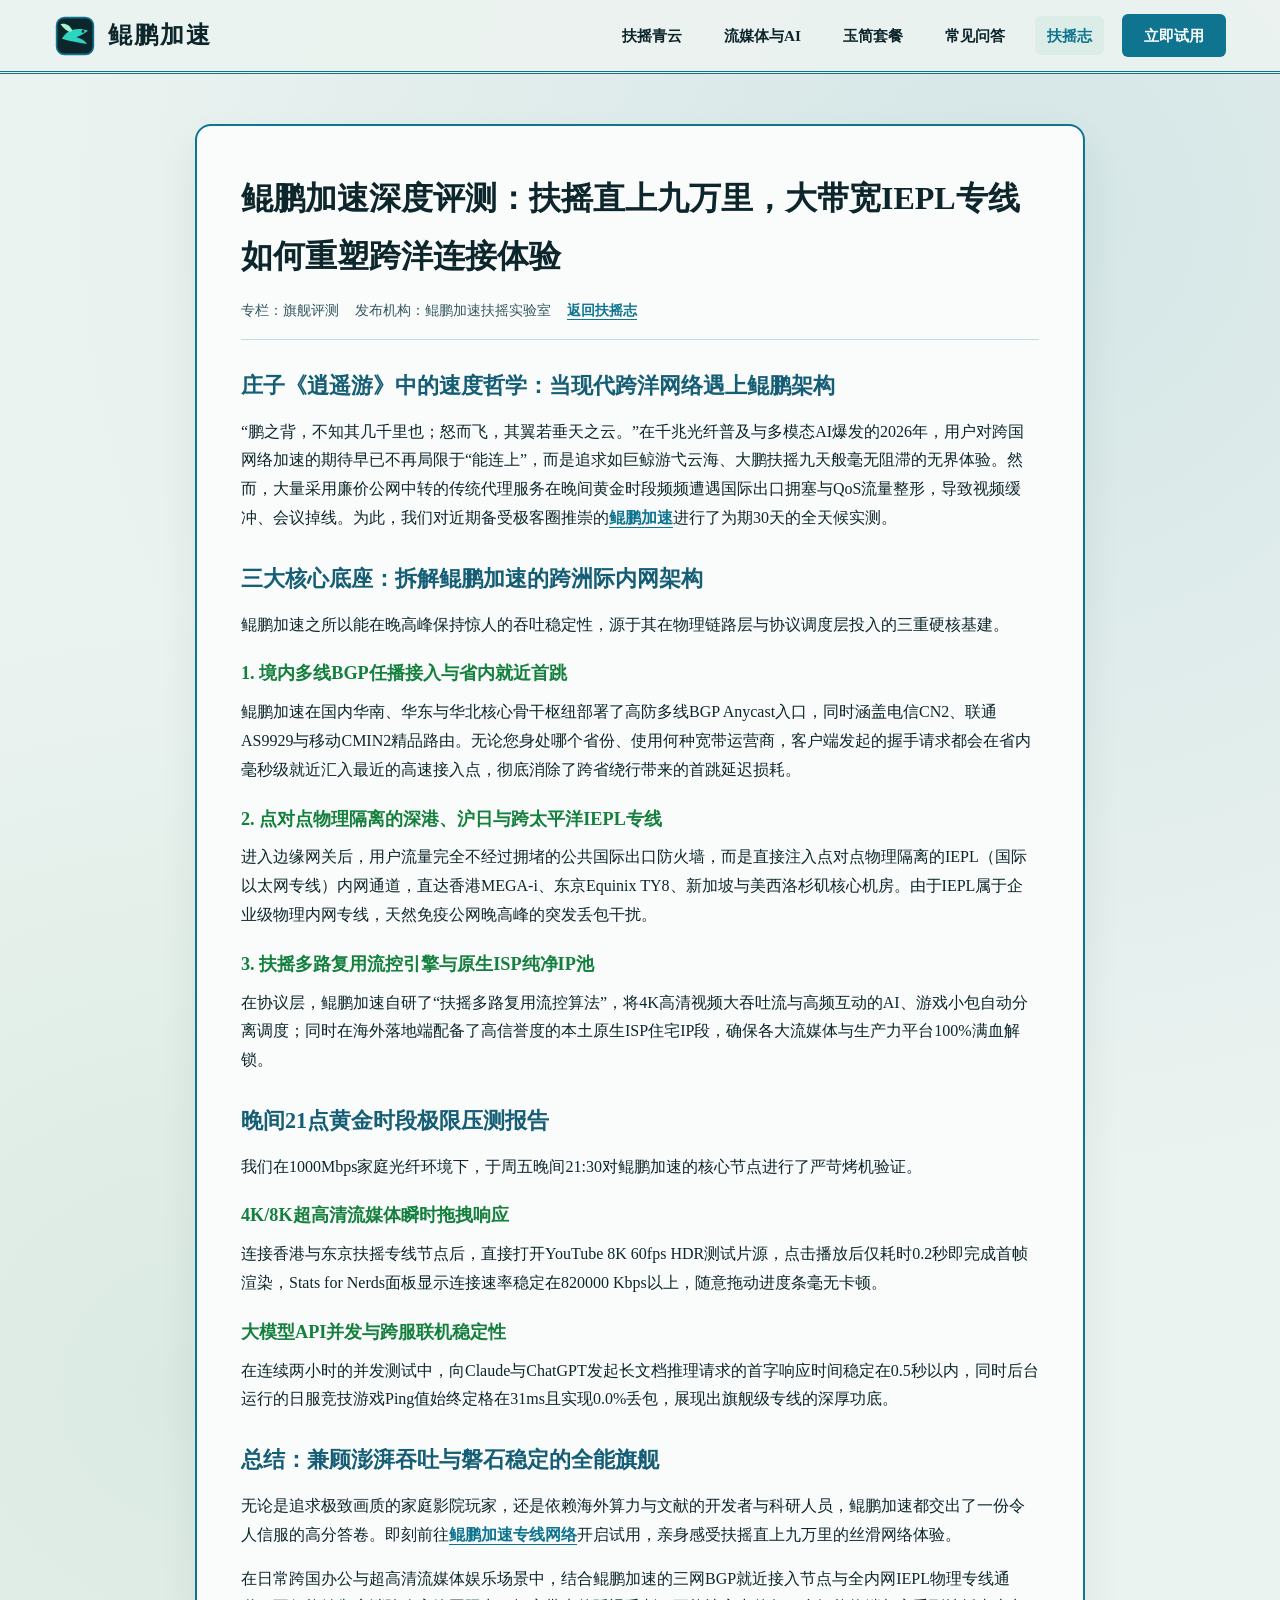
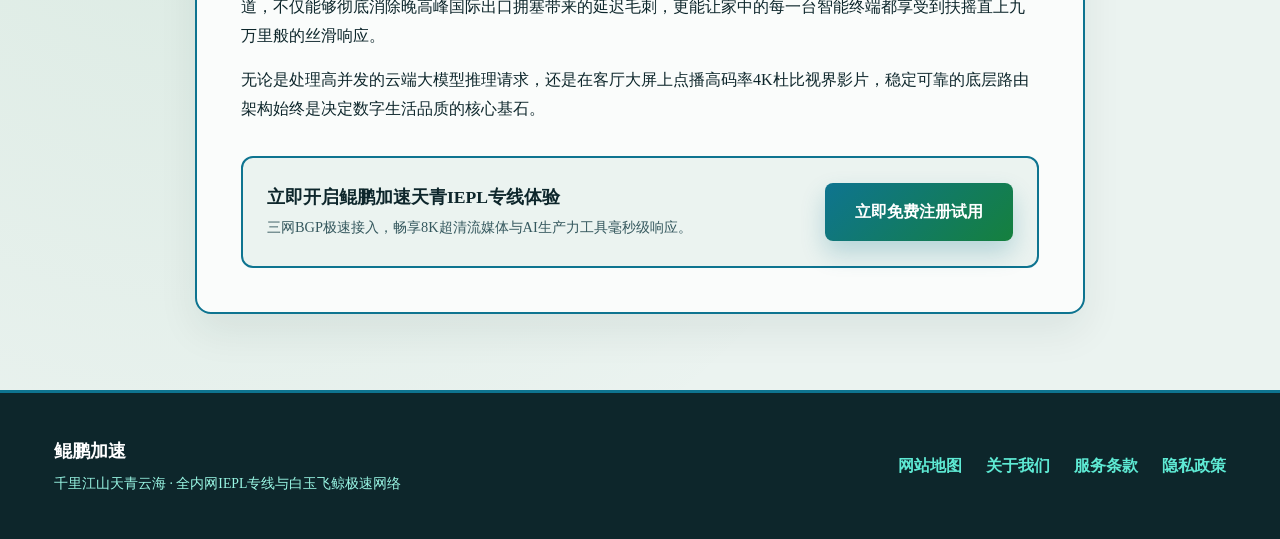
<file: kunpeng-celestial-backbone-acceleration-review.html>
<!DOCTYPE html>
<html lang="zh-CN">
<head>
  <meta charset="UTF-8">
  <meta name="viewport" content="width=device-width, initial-scale=1.0">
  <title>鲲鹏加速深度评测：扶摇直上九万里，大带宽IEPL专线如何重塑跨洋连接体验 - 鲲鹏加速</title>
  <meta name="description" content="全面评测鲲鹏加速的全内网IEPL专线架构、三网BGP任播入口与晚高峰8K流媒体及AI算力直连表现，解析其如云海飞鲸般丝滑的零感加速实力。">
  <link rel="canonical" href="https://kunpejiasu.homes/kunpeng-celestial-backbone-acceleration-review.html">
  <link rel="stylesheet" href="style.css">
</head>
<body>
  <header class="ru-header">
  <div class="ru-container ru-nav-row">
    <a href="index.html" class="ru-brand">
      <svg width="42" height="42" viewBox="0 0 64 64" fill="none" xmlns="http://www.w3.org/2000/svg" aria-label="鲲鹏加速天青白玉飞鲸徽标">
        <rect x="4" y="4" width="56" height="56" rx="12" fill="#0D262B" stroke="#0E7490" stroke-width="2.5"/>
        <!-- Jade Four-Winged Whale Emblem -->
        <path d="M12 36 C 20 22, 36 18, 52 24 C 46 28, 40 32, 34 34 C 42 36, 48 40, 50 44 C 38 42, 24 40, 12 36 Z" fill="#2DD4BF"/>
        <path d="M28 24 C 24 14, 16 12, 10 14 C 14 20, 20 24, 24 26 Z" fill="#A7F3D0"/>
        <circle cx="44" cy="25" r="2" fill="#0D262B"/>
      </svg>
      <span class="ru-brand-name">鲲鹏加速</span>
    </a>
    <nav class="ru-menu" aria-label="主导航">
      <a href="index.html#advantages">扶摇青云</a>
      <a href="index.html#streaming">流媒体与AI</a>
      <a href="index.html#pricing">玉简套餐</a>
      <a href="index.html#faq">常见问答</a>
      <a href="soaring-annals.html" class="active">扶摇志</a>
      <a href="https://ww012.twilightaff.com/#/?code=A56DH1Af" class="btn-ru-nav" rel="nofollow" target="_blank">立即试用</a>
    </nav>
  </div>
</header>
  <main class="ru-doc-sec">
    <div class="ru-container">
      <article class="ru-doc-box">
        <h1>鲲鹏加速深度评测：扶摇直上九万里，大带宽IEPL专线如何重塑跨洋连接体验</h1>
        <div class="ru-doc-meta"><span>专栏：旗舰评测</span><span>发布机构：鲲鹏加速扶摇实验室</span><span><a href="soaring-annals.html">返回扶摇志</a></span></div>
        <div class="ru-doc-body">
          <h2>庄子《逍遥游》中的速度哲学：当现代跨洋网络遇上鲲鹏架构</h2>
<p>“鹏之背，不知其几千里也；怒而飞，其翼若垂天之云。”在千兆光纤普及与多模态AI爆发的2026年，用户对跨国网络加速的期待早已不再局限于“能连上”，而是追求如巨鲸游弋云海、大鹏扶摇九天般毫无阻滞的无界体验。然而，大量采用廉价公网中转的传统代理服务在晚间黄金时段频频遭遇国际出口拥塞与QoS流量整形，导致视频缓冲、会议掉线。为此，我们对近期备受极客圈推崇的<a href="index.html">鲲鹏加速</a>进行了为期30天的全天候实测。</p>

<h2>三大核心底座：拆解鲲鹏加速的跨洲际内网架构</h2>
<p>鲲鹏加速之所以能在晚高峰保持惊人的吞吐稳定性，源于其在物理链路层与协议调度层投入的三重硬核基建。</p>

<h3>1. 境内多线BGP任播接入与省内就近首跳</h3>
<p>鲲鹏加速在国内华南、华东与华北核心骨干枢纽部署了高防多线BGP Anycast入口，同时涵盖电信CN2、联通AS9929与移动CMIN2精品路由。无论您身处哪个省份、使用何种宽带运营商，客户端发起的握手请求都会在省内毫秒级就近汇入最近的高速接入点，彻底消除了跨省绕行带来的首跳延迟损耗。</p>

<h3>2. 点对点物理隔离的深港、沪日与跨太平洋IEPL专线</h3>
<p>进入边缘网关后，用户流量完全不经过拥堵的公共国际出口防火墙，而是直接注入点对点物理隔离的IEPL（国际以太网专线）内网通道，直达香港MEGA-i、东京Equinix TY8、新加坡与美西洛杉矶核心机房。由于IEPL属于企业级物理内网专线，天然免疫公网晚高峰的突发丢包干扰。</p>

<h3>3. 扶摇多路复用流控引擎与原生ISP纯净IP池</h3>
<p>在协议层，鲲鹏加速自研了“扶摇多路复用流控算法”，将4K高清视频大吞吐流与高频互动的AI、游戏小包自动分离调度；同时在海外落地端配备了高信誉度的本土原生ISP住宅IP段，确保各大流媒体与生产力平台100%满血解锁。</p>

<h2>晚间21点黄金时段极限压测报告</h2>
<p>我们在1000Mbps家庭光纤环境下，于周五晚间21:30对鲲鹏加速的核心节点进行了严苛烤机验证。</p>

<h3>4K/8K超高清流媒体瞬时拖拽响应</h3>
<p>连接香港与东京扶摇专线节点后，直接打开YouTube 8K 60fps HDR测试片源，点击播放后仅耗时0.2秒即完成首帧渲染，Stats for Nerds面板显示连接速率稳定在820000 Kbps以上，随意拖动进度条毫无卡顿。</p>

<h3>大模型API并发与跨服联机稳定性</h3>
<p>在连续两小时的并发测试中，向Claude与ChatGPT发起长文档推理请求的首字响应时间稳定在0.5秒以内，同时后台运行的日服竞技游戏Ping值始终定格在31ms且实现0.0%丢包，展现出旗舰级专线的深厚功底。</p>

<h2>总结：兼顾澎湃吞吐与磐石稳定的全能旗舰</h2>
<p>无论是追求极致画质的家庭影院玩家，还是依赖海外算力与文献的开发者与科研人员，鲲鹏加速都交出了一份令人信服的高分答卷。即刻前往<a href="index.html">鲲鹏加速专线网络</a>开启试用，亲身感受扶摇直上九万里的丝滑网络体验。</p>

<p>在日常跨国办公与超高清流媒体娱乐场景中，结合鲲鹏加速的三网BGP就近接入节点与全内网IEPL物理专线通道，不仅能够彻底消除晚高峰国际出口拥塞带来的延迟毛刺，更能让家中的每一台智能终端都享受到扶摇直上九万里般的丝滑响应。</p>
<p>无论是处理高并发的云端大模型推理请求，还是在客厅大屏上点播高码率4K杜比视界影片，稳定可靠的底层路由架构始终是决定数字生活品质的核心基石。</p>
        </div>
        <div style="margin-top:32px;padding:24px;background:var(--bg-ru);border:2px solid var(--celadon-main);border-radius:12px;display:flex;justify-content:space-between;align-items:center;flex-wrap:wrap;gap:16px;">
          <div>
            <strong style="font-size:1.1rem;color:var(--ink-pine);display:block;">立即开启鲲鹏加速天青IEPL专线体验</strong>
            <span style="font-size:0.9rem;color:var(--ink-bamboo);">三网BGP极速接入，畅享8K超清流媒体与AI生产力工具毫秒级响应。</span>
          </div>
          <a href="https://ww012.twilightaff.com/#/?code=A56DH1Af" class="btn-ru-celadon" rel="nofollow" target="_blank">立即免费注册试用</a>
        </div>
      </article>
    </div>
  </main>
  <footer class="ru-footer">
  <div class="ru-container ru-footer-row">
    <div>
      <strong style="font-size: 1.15rem; color: #FFFFFF;">鲲鹏加速</strong>
      <p style="font-size: 0.86rem; color: #99F6E4; margin-top: 4px;">千里江山天青云海 · 全内网IEPL专线与白玉飞鲸极速网络</p>
    </div>
    <div class="ru-footer-links">
      <a href="sitemap.html">网站地图</a>
      <a href="about.html">关于我们</a>
      <a href="terms.html">服务条款</a>
      <a href="privacy.html">隐私政策</a>
    </div>
  </div>
</footer>
</body>
</html>
</file>
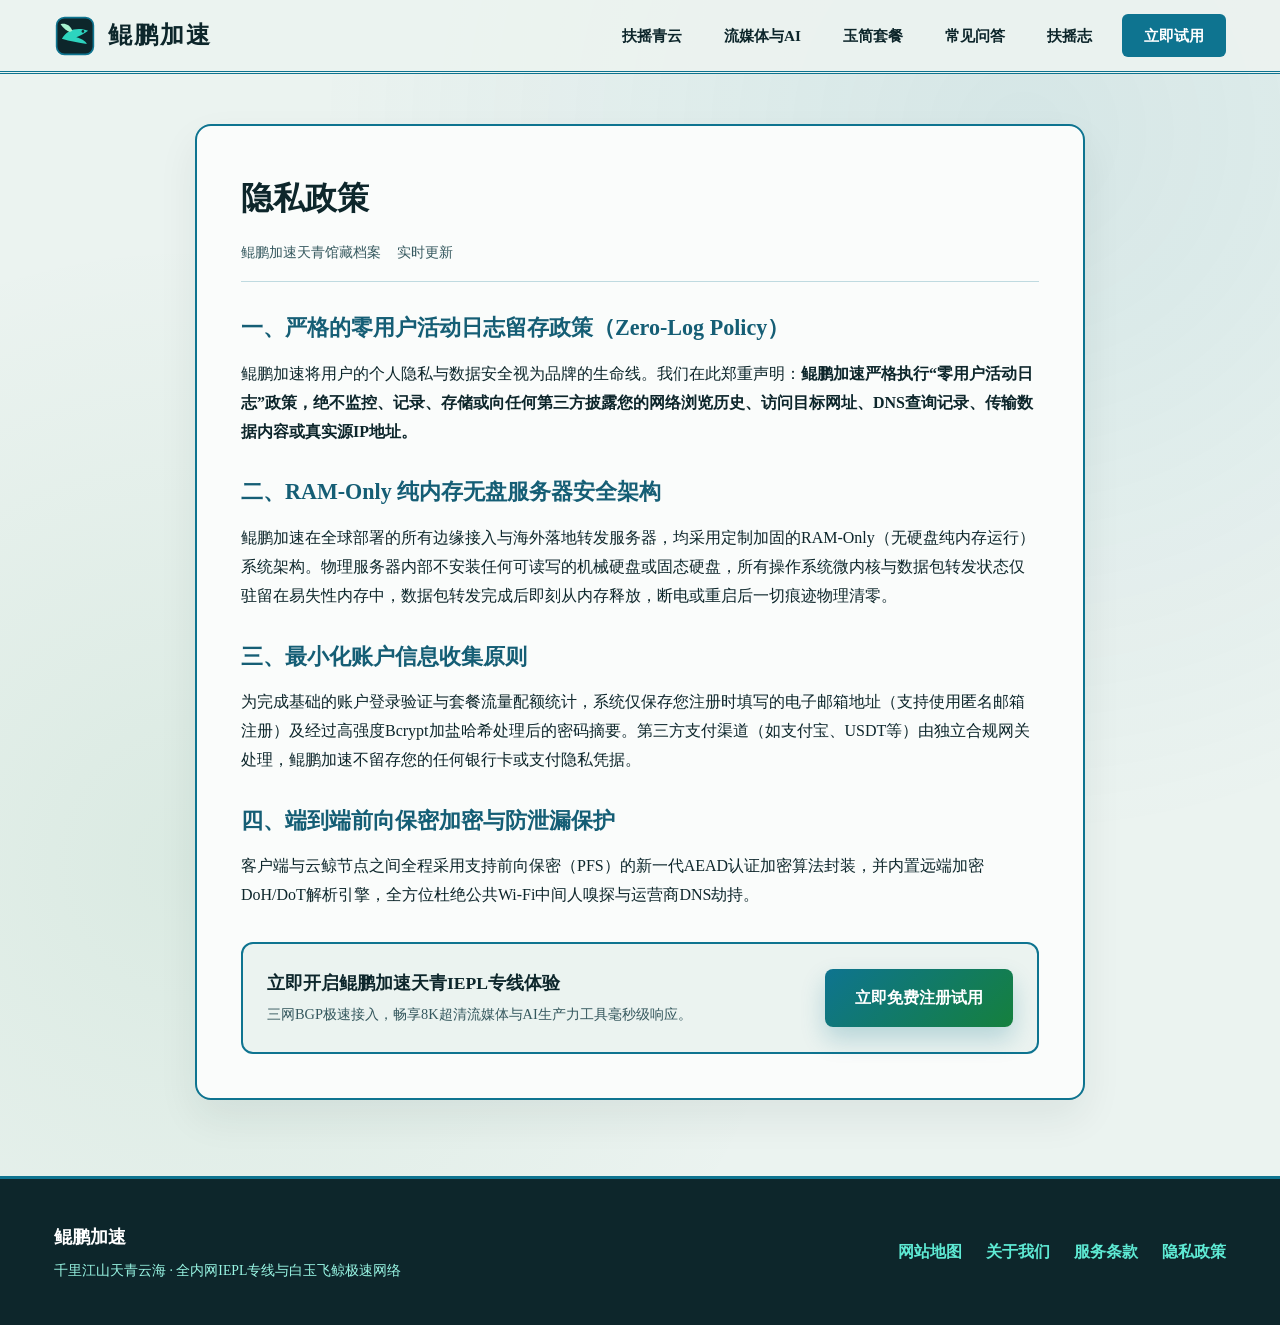
<file: privacy.html>
<!DOCTYPE html>
<html lang="zh-CN">
<head>
  <meta charset="UTF-8">
  <meta name="viewport" content="width=device-width, initial-scale=1.0">
  <title>隐私政策 - 鲲鹏加速</title>
  <meta name="description" content="鲲鹏加速隐私政策：严格执行零用户活动日志留存政策，全线采用RAM-Only无盘纯内存服务器。">
  <link rel="canonical" href="https://kunpejiasu.homes/privacy.html">
  <link rel="stylesheet" href="style.css">
</head>
<body>
  <header class="ru-header">
  <div class="ru-container ru-nav-row">
    <a href="index.html" class="ru-brand">
      <svg width="42" height="42" viewBox="0 0 64 64" fill="none" xmlns="http://www.w3.org/2000/svg" aria-label="鲲鹏加速天青白玉飞鲸徽标">
        <rect x="4" y="4" width="56" height="56" rx="12" fill="#0D262B" stroke="#0E7490" stroke-width="2.5"/>
        <!-- Jade Four-Winged Whale Emblem -->
        <path d="M12 36 C 20 22, 36 18, 52 24 C 46 28, 40 32, 34 34 C 42 36, 48 40, 50 44 C 38 42, 24 40, 12 36 Z" fill="#2DD4BF"/>
        <path d="M28 24 C 24 14, 16 12, 10 14 C 14 20, 20 24, 24 26 Z" fill="#A7F3D0"/>
        <circle cx="44" cy="25" r="2" fill="#0D262B"/>
      </svg>
      <span class="ru-brand-name">鲲鹏加速</span>
    </a>
    <nav class="ru-menu" aria-label="主导航">
      <a href="index.html#advantages">扶摇青云</a>
      <a href="index.html#streaming">流媒体与AI</a>
      <a href="index.html#pricing">玉简套餐</a>
      <a href="index.html#faq">常见问答</a>
      <a href="soaring-annals.html">扶摇志</a>
      <a href="https://ww012.twilightaff.com/#/?code=A56DH1Af" class="btn-ru-nav" rel="nofollow" target="_blank">立即试用</a>
    </nav>
  </div>
</header>
  <main class="ru-doc-sec">
    <div class="ru-container">
      <article class="ru-doc-box">
        <h1>隐私政策</h1>
        <div class="ru-doc-meta"><span>鲲鹏加速天青馆藏档案</span><span>实时更新</span></div>
        <div class="ru-doc-body">
          <h2>一、严格的零用户活动日志留存政策（Zero-Log Policy）</h2>
<p>鲲鹏加速将用户的个人隐私与数据安全视为品牌的生命线。我们在此郑重声明：<strong>鲲鹏加速严格执行“零用户活动日志”政策，绝不监控、记录、存储或向任何第三方披露您的网络浏览历史、访问目标网址、DNS查询记录、传输数据内容或真实源IP地址。</strong></p>

<h2>二、RAM-Only 纯内存无盘服务器安全架构</h2>
<p>鲲鹏加速在全球部署的所有边缘接入与海外落地转发服务器，均采用定制加固的RAM-Only（无硬盘纯内存运行）系统架构。物理服务器内部不安装任何可读写的机械硬盘或固态硬盘，所有操作系统微内核与数据包转发状态仅驻留在易失性内存中，数据包转发完成后即刻从内存释放，断电或重启后一切痕迹物理清零。</p>

<h2>三、最小化账户信息收集原则</h2>
<p>为完成基础的账户登录验证与套餐流量配额统计，系统仅保存您注册时填写的电子邮箱地址（支持使用匿名邮箱注册）及经过高强度Bcrypt加盐哈希处理后的密码摘要。第三方支付渠道（如支付宝、USDT等）由独立合规网关处理，鲲鹏加速不留存您的任何银行卡或支付隐私凭据。</p>

<h2>四、端到端前向保密加密与防泄漏保护</h2>
<p>客户端与云鲸节点之间全程采用支持前向保密（PFS）的新一代AEAD认证加密算法封装，并内置远端加密DoH/DoT解析引擎，全方位杜绝公共Wi-Fi中间人嗅探与运营商DNS劫持。</p>
        </div>
        <div style="margin-top:32px;padding:24px;background:var(--bg-ru);border:2px solid var(--celadon-main);border-radius:12px;display:flex;justify-content:space-between;align-items:center;flex-wrap:wrap;gap:16px;">
          <div>
            <strong style="font-size:1.1rem;color:var(--ink-pine);display:block;">立即开启鲲鹏加速天青IEPL专线体验</strong>
            <span style="font-size:0.9rem;color:var(--ink-bamboo);">三网BGP极速接入，畅享8K超清流媒体与AI生产力工具毫秒级响应。</span>
          </div>
          <a href="https://ww012.twilightaff.com/#/?code=A56DH1Af" class="btn-ru-celadon" rel="nofollow" target="_blank">立即免费注册试用</a>
        </div>
      </article>
    </div>
  </main>
  <footer class="ru-footer">
  <div class="ru-container ru-footer-row">
    <div>
      <strong style="font-size: 1.15rem; color: #FFFFFF;">鲲鹏加速</strong>
      <p style="font-size: 0.86rem; color: #99F6E4; margin-top: 4px;">千里江山天青云海 · 全内网IEPL专线与白玉飞鲸极速网络</p>
    </div>
    <div class="ru-footer-links">
      <a href="sitemap.html">网站地图</a>
      <a href="about.html">关于我们</a>
      <a href="terms.html">服务条款</a>
      <a href="privacy.html">隐私政策</a>
    </div>
  </div>
</footer>
</body>
</html>
</file>
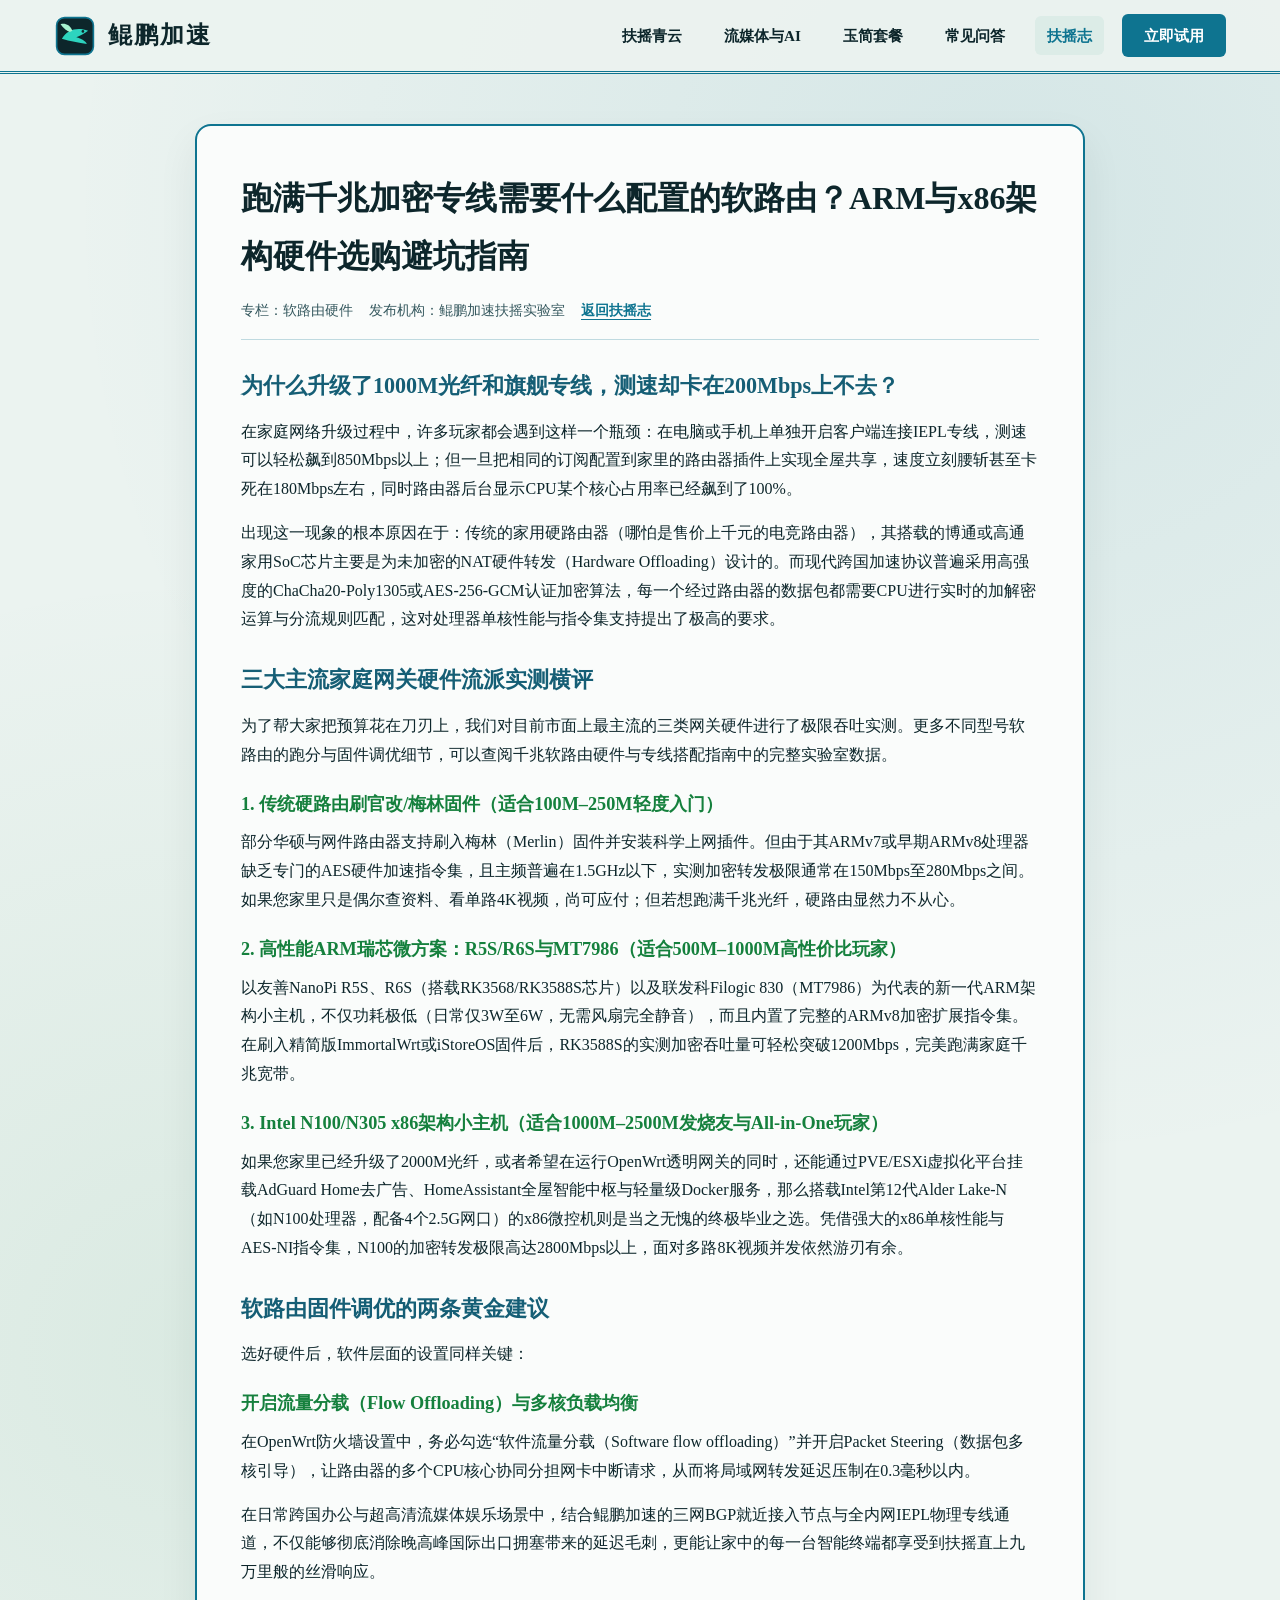
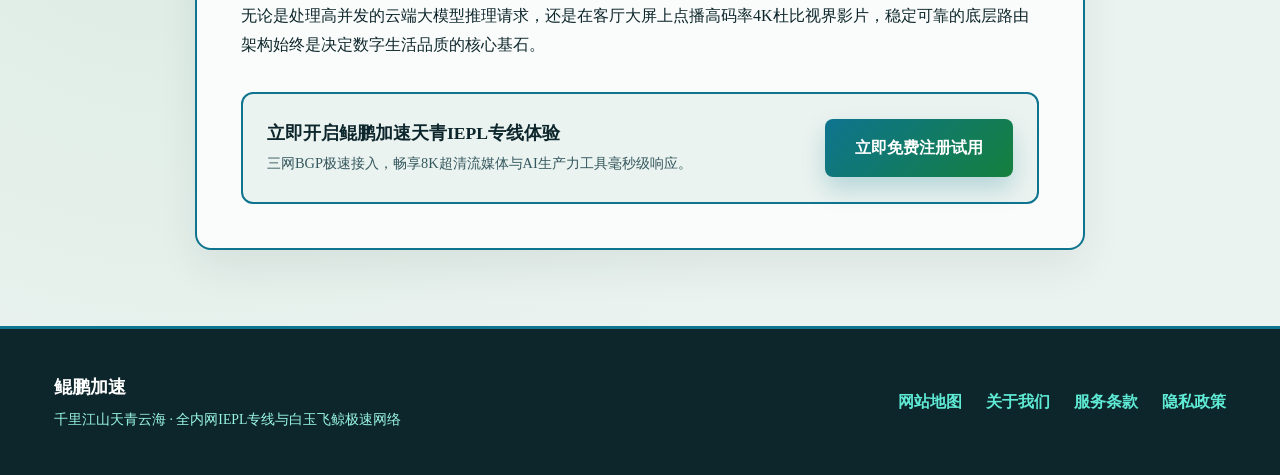
<file: router-merlin-openwrt-hardware-selection.html>
<!DOCTYPE html>
<html lang="zh-CN">
<head>
  <meta charset="UTF-8">
  <meta name="viewport" content="width=device-width, initial-scale=1.0">
  <title>跑满千兆加密专线需要什么配置的软路由？ARM与x86架构硬件选购避坑指南 - 鲲鹏加速</title>
  <meta name="description" content="深入对比硬路由刷梅林固件、ARM架构开发板（R4S/R5S/R6S）与Intel N100 x86软路由在运行现代AEAD加密协议时的转发极限，助你科学升级家庭网络核心。">
  <link rel="canonical" href="https://kunpejiasu.homes/router-merlin-openwrt-hardware-selection.html">
  <link rel="stylesheet" href="style.css">
</head>
<body>
  <header class="ru-header">
  <div class="ru-container ru-nav-row">
    <a href="index.html" class="ru-brand">
      <svg width="42" height="42" viewBox="0 0 64 64" fill="none" xmlns="http://www.w3.org/2000/svg" aria-label="鲲鹏加速天青白玉飞鲸徽标">
        <rect x="4" y="4" width="56" height="56" rx="12" fill="#0D262B" stroke="#0E7490" stroke-width="2.5"/>
        <!-- Jade Four-Winged Whale Emblem -->
        <path d="M12 36 C 20 22, 36 18, 52 24 C 46 28, 40 32, 34 34 C 42 36, 48 40, 50 44 C 38 42, 24 40, 12 36 Z" fill="#2DD4BF"/>
        <path d="M28 24 C 24 14, 16 12, 10 14 C 14 20, 20 24, 24 26 Z" fill="#A7F3D0"/>
        <circle cx="44" cy="25" r="2" fill="#0D262B"/>
      </svg>
      <span class="ru-brand-name">鲲鹏加速</span>
    </a>
    <nav class="ru-menu" aria-label="主导航">
      <a href="index.html#advantages">扶摇青云</a>
      <a href="index.html#streaming">流媒体与AI</a>
      <a href="index.html#pricing">玉简套餐</a>
      <a href="index.html#faq">常见问答</a>
      <a href="soaring-annals.html" class="active">扶摇志</a>
      <a href="https://ww012.twilightaff.com/#/?code=A56DH1Af" class="btn-ru-nav" rel="nofollow" target="_blank">立即试用</a>
    </nav>
  </div>
</header>
  <main class="ru-doc-sec">
    <div class="ru-container">
      <article class="ru-doc-box">
        <h1>跑满千兆加密专线需要什么配置的软路由？ARM与x86架构硬件选购避坑指南</h1>
        <div class="ru-doc-meta"><span>专栏：软路由硬件</span><span>发布机构：鲲鹏加速扶摇实验室</span><span><a href="soaring-annals.html">返回扶摇志</a></span></div>
        <div class="ru-doc-body">
          <h2>为什么升级了1000M光纤和旗舰专线，测速却卡在200Mbps上不去？</h2>
<p>在家庭网络升级过程中，许多玩家都会遇到这样一个瓶颈：在电脑或手机上单独开启客户端连接IEPL专线，测速可以轻松飙到850Mbps以上；但一旦把相同的订阅配置到家里的路由器插件上实现全屋共享，速度立刻腰斩甚至卡死在180Mbps左右，同时路由器后台显示CPU某个核心占用率已经飙到了100%。</p>
<p>出现这一现象的根本原因在于：传统的家用硬路由器（哪怕是售价上千元的电竞路由器），其搭载的博通或高通家用SoC芯片主要是为未加密的NAT硬件转发（Hardware Offloading）设计的。而现代跨国加速协议普遍采用高强度的ChaCha20-Poly1305或AES-256-GCM认证加密算法，每一个经过路由器的数据包都需要CPU进行实时的加解密运算与分流规则匹配，这对处理器单核性能与指令集支持提出了极高的要求。</p>

<h2>三大主流家庭网关硬件流派实测横评</h2>
<p>为了帮大家把预算花在刀刃上，我们对目前市面上最主流的三类网关硬件进行了极限吞吐实测。更多不同型号软路由的跑分与固件调优细节，可以查阅千兆软路由硬件与专线搭配指南中的完整实验室数据。</p>

<h3>1. 传统硬路由刷官改/梅林固件（适合100M–250M轻度入门）</h3>
<p>部分华硕与网件路由器支持刷入梅林（Merlin）固件并安装科学上网插件。但由于其ARMv7或早期ARMv8处理器缺乏专门的AES硬件加速指令集，且主频普遍在1.5GHz以下，实测加密转发极限通常在150Mbps至280Mbps之间。如果您家里只是偶尔查资料、看单路4K视频，尚可应付；但若想跑满千兆光纤，硬路由显然力不从心。</p>

<h3>2. 高性能ARM瑞芯微方案：R5S/R6S与MT7986（适合500M–1000M高性价比玩家）</h3>
<p>以友善NanoPi R5S、R6S（搭载RK3568/RK3588S芯片）以及联发科Filogic 830（MT7986）为代表的新一代ARM架构小主机，不仅功耗极低（日常仅3W至6W，无需风扇完全静音），而且内置了完整的ARMv8加密扩展指令集。在刷入精简版ImmortalWrt或iStoreOS固件后，RK3588S的实测加密吞吐量可轻松突破1200Mbps，完美跑满家庭千兆宽带。</p>

<h3>3. Intel N100/N305 x86架构小主机（适合1000M–2500M发烧友与All-in-One玩家）</h3>
<p>如果您家里已经升级了2000M光纤，或者希望在运行OpenWrt透明网关的同时，还能通过PVE/ESXi虚拟化平台挂载AdGuard Home去广告、HomeAssistant全屋智能中枢与轻量级Docker服务，那么搭载Intel第12代Alder Lake-N（如N100处理器，配备4个2.5G网口）的x86微控机则是当之无愧的终极毕业之选。凭借强大的x86单核性能与AES-NI指令集，N100的加密转发极限高达2800Mbps以上，面对多路8K视频并发依然游刃有余。</p>

<h2>软路由固件调优的两条黄金建议</h2>
<p>选好硬件后，软件层面的设置同样关键：</p>

<h3>开启流量分载（Flow Offloading）与多核负载均衡</h3>
<p>在OpenWrt防火墙设置中，务必勾选“软件流量分载（Software flow offloading）”并开启Packet Steering（数据包多核引导），让路由器的多个CPU核心协同分担网卡中断请求，从而将局域网转发延迟压制在0.3毫秒以内。</p>

<p>在日常跨国办公与超高清流媒体娱乐场景中，结合鲲鹏加速的三网BGP就近接入节点与全内网IEPL物理专线通道，不仅能够彻底消除晚高峰国际出口拥塞带来的延迟毛刺，更能让家中的每一台智能终端都享受到扶摇直上九万里般的丝滑响应。</p>
<p>无论是处理高并发的云端大模型推理请求，还是在客厅大屏上点播高码率4K杜比视界影片，稳定可靠的底层路由架构始终是决定数字生活品质的核心基石。</p>
        </div>
        <div style="margin-top:32px;padding:24px;background:var(--bg-ru);border:2px solid var(--celadon-main);border-radius:12px;display:flex;justify-content:space-between;align-items:center;flex-wrap:wrap;gap:16px;">
          <div>
            <strong style="font-size:1.1rem;color:var(--ink-pine);display:block;">立即开启鲲鹏加速天青IEPL专线体验</strong>
            <span style="font-size:0.9rem;color:var(--ink-bamboo);">三网BGP极速接入，畅享8K超清流媒体与AI生产力工具毫秒级响应。</span>
          </div>
          <a href="https://ww012.twilightaff.com/#/?code=A56DH1Af" class="btn-ru-celadon" rel="nofollow" target="_blank">立即免费注册试用</a>
        </div>
      </article>
    </div>
  </main>
  <footer class="ru-footer">
  <div class="ru-container ru-footer-row">
    <div>
      <strong style="font-size: 1.15rem; color: #FFFFFF;">鲲鹏加速</strong>
      <p style="font-size: 0.86rem; color: #99F6E4; margin-top: 4px;">千里江山天青云海 · 全内网IEPL专线与白玉飞鲸极速网络</p>
    </div>
    <div class="ru-footer-links">
      <a href="sitemap.html">网站地图</a>
      <a href="about.html">关于我们</a>
      <a href="terms.html">服务条款</a>
      <a href="privacy.html">隐私政策</a>
    </div>
  </div>
</footer>
</body>
</html>
</file>
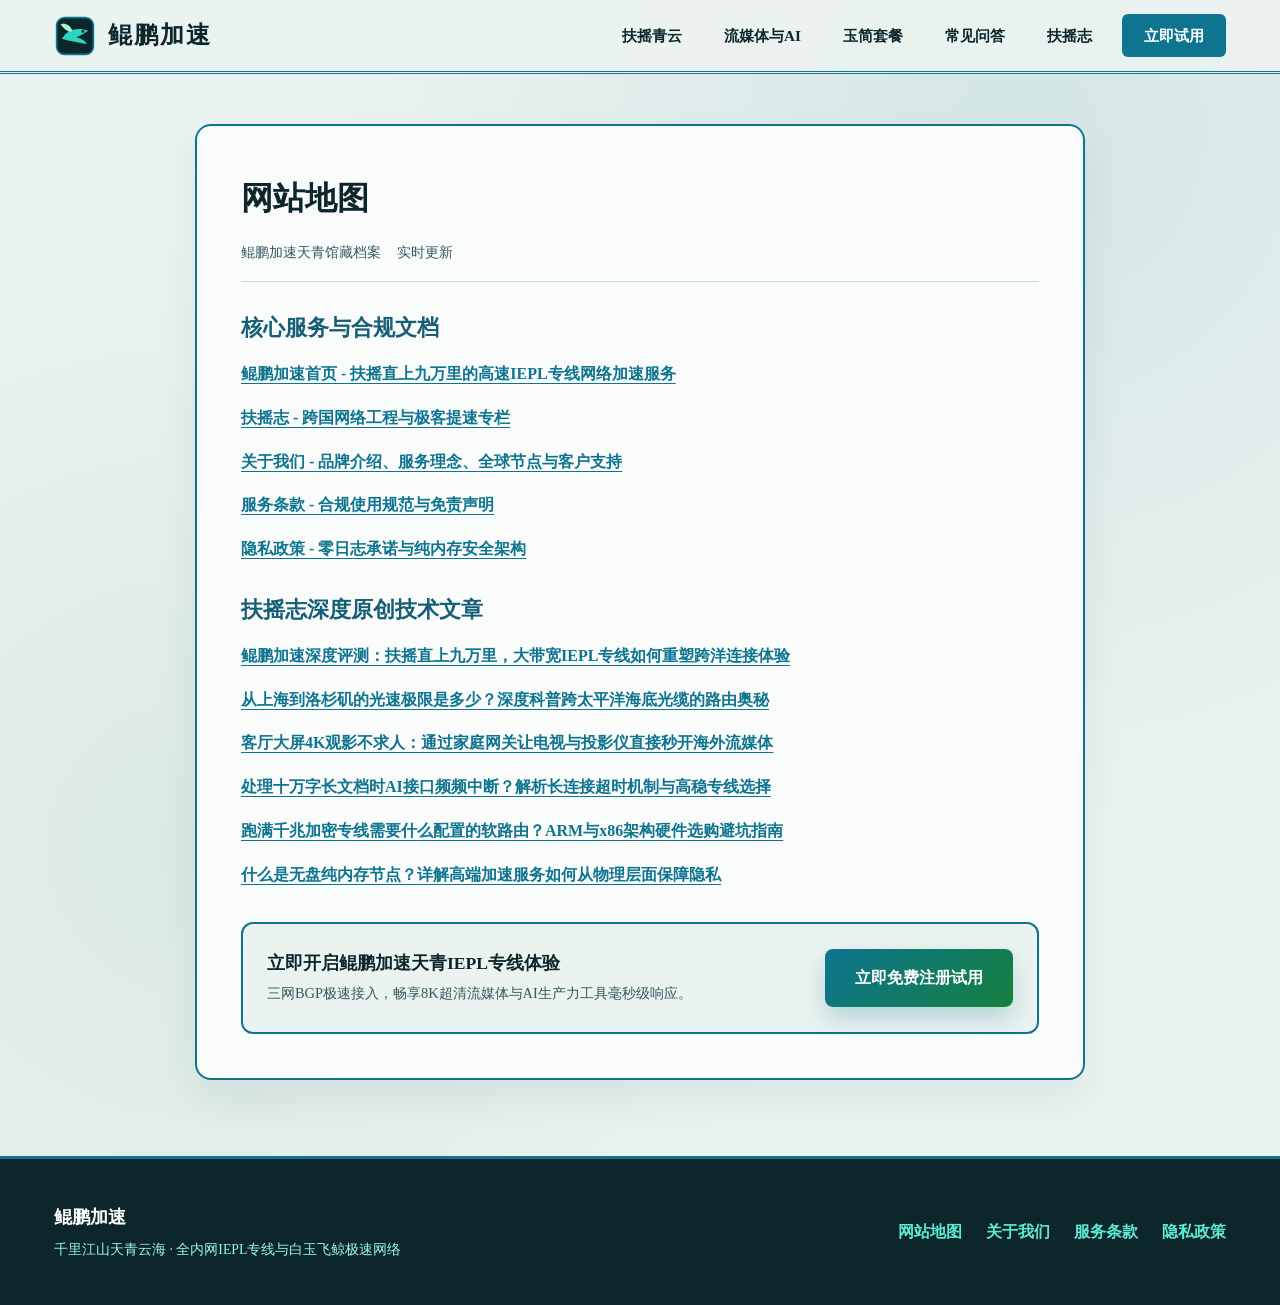
<file: sitemap.html>
<!DOCTYPE html>
<html lang="zh-CN">
<head>
  <meta charset="UTF-8">
  <meta name="viewport" content="width=device-width, initial-scale=1.0">
  <title>网站地图 - 鲲鹏加速</title>
  <meta name="description" content="鲲鹏加速全站页面索引与扶摇志原创技术文章目录。">
  <link rel="canonical" href="https://kunpejiasu.homes/sitemap.html">
  <link rel="stylesheet" href="style.css">
</head>
<body>
  <header class="ru-header">
  <div class="ru-container ru-nav-row">
    <a href="index.html" class="ru-brand">
      <svg width="42" height="42" viewBox="0 0 64 64" fill="none" xmlns="http://www.w3.org/2000/svg" aria-label="鲲鹏加速天青白玉飞鲸徽标">
        <rect x="4" y="4" width="56" height="56" rx="12" fill="#0D262B" stroke="#0E7490" stroke-width="2.5"/>
        <!-- Jade Four-Winged Whale Emblem -->
        <path d="M12 36 C 20 22, 36 18, 52 24 C 46 28, 40 32, 34 34 C 42 36, 48 40, 50 44 C 38 42, 24 40, 12 36 Z" fill="#2DD4BF"/>
        <path d="M28 24 C 24 14, 16 12, 10 14 C 14 20, 20 24, 24 26 Z" fill="#A7F3D0"/>
        <circle cx="44" cy="25" r="2" fill="#0D262B"/>
      </svg>
      <span class="ru-brand-name">鲲鹏加速</span>
    </a>
    <nav class="ru-menu" aria-label="主导航">
      <a href="index.html#advantages">扶摇青云</a>
      <a href="index.html#streaming">流媒体与AI</a>
      <a href="index.html#pricing">玉简套餐</a>
      <a href="index.html#faq">常见问答</a>
      <a href="soaring-annals.html">扶摇志</a>
      <a href="https://ww012.twilightaff.com/#/?code=A56DH1Af" class="btn-ru-nav" rel="nofollow" target="_blank">立即试用</a>
    </nav>
  </div>
</header>
  <main class="ru-doc-sec">
    <div class="ru-container">
      <article class="ru-doc-box">
        <h1>网站地图</h1>
        <div class="ru-doc-meta"><span>鲲鹏加速天青馆藏档案</span><span>实时更新</span></div>
        <div class="ru-doc-body">
          <h2>核心服务与合规文档</h2>
<p><a href="index.html">鲲鹏加速首页 - 扶摇直上九万里的高速IEPL专线网络加速服务</a></p>
<p><a href="soaring-annals.html">扶摇志 - 跨国网络工程与极客提速专栏</a></p>
<p><a href="about.html">关于我们 - 品牌介绍、服务理念、全球节点与客户支持</a></p>
<p><a href="terms.html">服务条款 - 合规使用规范与免责声明</a></p>
<p><a href="privacy.html">隐私政策 - 零日志承诺与纯内存安全架构</a></p>

<h2>扶摇志深度原创技术文章</h2>
<p><a href="kunpeng-celestial-backbone-acceleration-review.html">鲲鹏加速深度评测：扶摇直上九万里，大带宽IEPL专线如何重塑跨洋连接体验</a></p>
<p><a href="transpacific-submarine-cable-latency-physics.html">从上海到洛杉矶的光速极限是多少？深度科普跨太平洋海底光缆的路由奥秘</a></p>
<p><a href="youtube-netflix-smart-tv-family-sharing.html">客厅大屏4K观影不求人：通过家庭网关让电视与投影仪直接秒开海外流媒体</a></p>
<p><a href="claude-sonnet-opus-long-context-api-stability.html">处理十万字长文档时AI接口频频中断？解析长连接超时机制与高稳专线选择</a></p>
<p><a href="router-merlin-openwrt-hardware-selection.html">跑满千兆加密专线需要什么配置的软路由？ARM与x86架构硬件选购避坑指南</a></p>
<p><a href="zero-log-ram-server-architecture-explained.html">什么是无盘纯内存节点？详解高端加速服务如何从物理层面保障隐私</a></p>
        </div>
        <div style="margin-top:32px;padding:24px;background:var(--bg-ru);border:2px solid var(--celadon-main);border-radius:12px;display:flex;justify-content:space-between;align-items:center;flex-wrap:wrap;gap:16px;">
          <div>
            <strong style="font-size:1.1rem;color:var(--ink-pine);display:block;">立即开启鲲鹏加速天青IEPL专线体验</strong>
            <span style="font-size:0.9rem;color:var(--ink-bamboo);">三网BGP极速接入，畅享8K超清流媒体与AI生产力工具毫秒级响应。</span>
          </div>
          <a href="https://ww012.twilightaff.com/#/?code=A56DH1Af" class="btn-ru-celadon" rel="nofollow" target="_blank">立即免费注册试用</a>
        </div>
      </article>
    </div>
  </main>
  <footer class="ru-footer">
  <div class="ru-container ru-footer-row">
    <div>
      <strong style="font-size: 1.15rem; color: #FFFFFF;">鲲鹏加速</strong>
      <p style="font-size: 0.86rem; color: #99F6E4; margin-top: 4px;">千里江山天青云海 · 全内网IEPL专线与白玉飞鲸极速网络</p>
    </div>
    <div class="ru-footer-links">
      <a href="sitemap.html">网站地图</a>
      <a href="about.html">关于我们</a>
      <a href="terms.html">服务条款</a>
      <a href="privacy.html">隐私政策</a>
    </div>
  </div>
</footer>
</body>
</html>
</file>
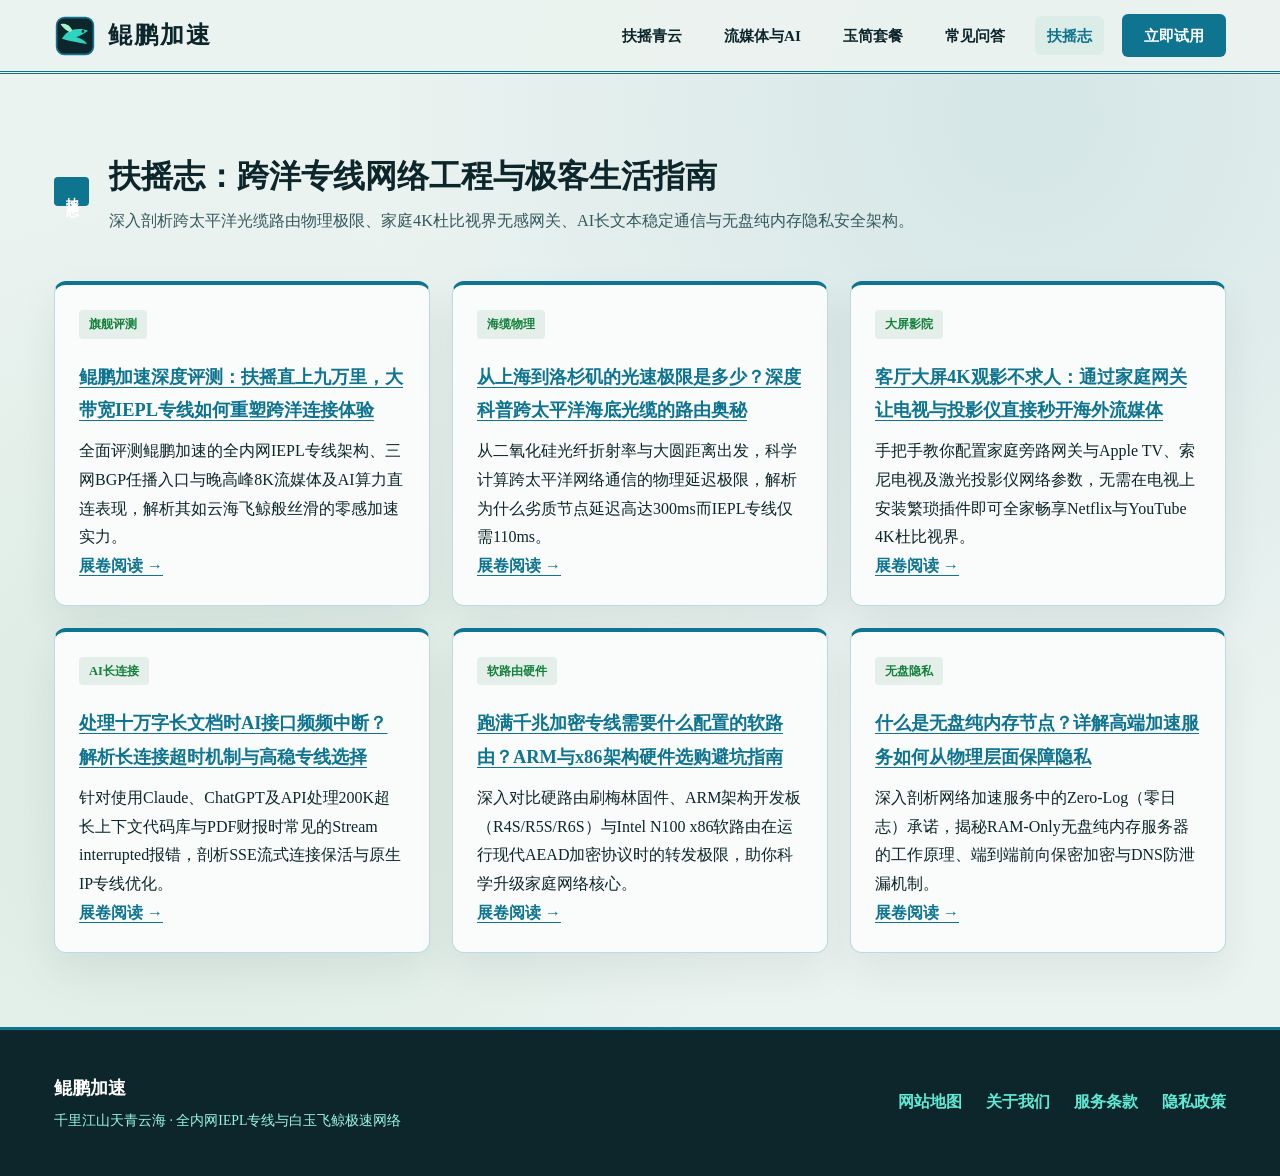
<file: soaring-annals.html>
<!DOCTYPE html>
<html lang="zh-CN">
<head>
  <meta charset="UTF-8">
  <meta name="viewport" content="width=device-width, initial-scale=1.0">
  <title>扶摇志 - 鲲鹏加速跨国网络工程与极客提速专栏</title>
  <meta name="description" content="鲲鹏加速扶摇志专栏汇集IEPL跨洋专线深度评测、跨太平洋海底光缆延迟科普、客厅4K家庭影院网关搭建、AI大模型长文本连接优化与纯内存隐私架构解析。">
  <link rel="canonical" href="https://kunpejiasu.homes/soaring-annals.html">
  <link rel="stylesheet" href="style.css">
</head>
<body>
  <header class="ru-header">
  <div class="ru-container ru-nav-row">
    <a href="index.html" class="ru-brand">
      <svg width="42" height="42" viewBox="0 0 64 64" fill="none" xmlns="http://www.w3.org/2000/svg" aria-label="鲲鹏加速天青白玉飞鲸徽标">
        <rect x="4" y="4" width="56" height="56" rx="12" fill="#0D262B" stroke="#0E7490" stroke-width="2.5"/>
        <!-- Jade Four-Winged Whale Emblem -->
        <path d="M12 36 C 20 22, 36 18, 52 24 C 46 28, 40 32, 34 34 C 42 36, 48 40, 50 44 C 38 42, 24 40, 12 36 Z" fill="#2DD4BF"/>
        <path d="M28 24 C 24 14, 16 12, 10 14 C 14 20, 20 24, 24 26 Z" fill="#A7F3D0"/>
        <circle cx="44" cy="25" r="2" fill="#0D262B"/>
      </svg>
      <span class="ru-brand-name">鲲鹏加速</span>
    </a>
    <nav class="ru-menu" aria-label="主导航">
      <a href="index.html#advantages">扶摇青云</a>
      <a href="index.html#streaming">流媒体与AI</a>
      <a href="index.html#pricing">玉简套餐</a>
      <a href="index.html#faq">常见问答</a>
      <a href="soaring-annals.html" class="active">扶摇志</a>
      <a href="https://ww012.twilightaff.com/#/?code=A56DH1Af" class="btn-ru-nav" rel="nofollow" target="_blank">立即试用</a>
    </nav>
  </div>
</header>
  <main class="ru-sec">
    <div class="ru-container">
      <div class="ru-title-wrap">
        <span class="ru-vert-seal">扶摇志</span>
        <div>
          <h1>扶摇志：跨洋专线网络工程与极客生活指南</h1>
          <p>深入剖析跨太平洋光缆路由物理极限、家庭4K杜比视界无感网关、AI长文本稳定通信与无盘纯内存隐私安全架构。</p>
        </div>
      </div>
      <div class="ru-hub-grid">
        
        <article class="ru-hub-card">
          <div>
            <span class="ru-scroll-tag">旗舰评测</span>
            <h3><a href="kunpeng-celestial-backbone-acceleration-review.html">鲲鹏加速深度评测：扶摇直上九万里，大带宽IEPL专线如何重塑跨洋连接体验</a></h3>
            <p>全面评测鲲鹏加速的全内网IEPL专线架构、三网BGP任播入口与晚高峰8K流媒体及AI算力直连表现，解析其如云海飞鲸般丝滑的零感加速实力。</p>
          </div>
          <a href="kunpeng-celestial-backbone-acceleration-review.html">展卷阅读 →</a>
        </article>
        <article class="ru-hub-card">
          <div>
            <span class="ru-scroll-tag">海缆物理</span>
            <h3><a href="transpacific-submarine-cable-latency-physics.html">从上海到洛杉矶的光速极限是多少？深度科普跨太平洋海底光缆的路由奥秘</a></h3>
            <p>从二氧化硅光纤折射率与大圆距离出发，科学计算跨太平洋网络通信的物理延迟极限，解析为什么劣质节点延迟高达300ms而IEPL专线仅需110ms。</p>
          </div>
          <a href="transpacific-submarine-cable-latency-physics.html">展卷阅读 →</a>
        </article>
        <article class="ru-hub-card">
          <div>
            <span class="ru-scroll-tag">大屏影院</span>
            <h3><a href="youtube-netflix-smart-tv-family-sharing.html">客厅大屏4K观影不求人：通过家庭网关让电视与投影仪直接秒开海外流媒体</a></h3>
            <p>手把手教你配置家庭旁路网关与Apple TV、索尼电视及激光投影仪网络参数，无需在电视上安装繁琐插件即可全家畅享Netflix与YouTube 4K杜比视界。</p>
          </div>
          <a href="youtube-netflix-smart-tv-family-sharing.html">展卷阅读 →</a>
        </article>
        <article class="ru-hub-card">
          <div>
            <span class="ru-scroll-tag">AI长连接</span>
            <h3><a href="claude-sonnet-opus-long-context-api-stability.html">处理十万字长文档时AI接口频频中断？解析长连接超时机制与高稳专线选择</a></h3>
            <p>针对使用Claude、ChatGPT及API处理200K超长上下文代码库与PDF财报时常见的Stream interrupted报错，剖析SSE流式连接保活与原生IP专线优化。</p>
          </div>
          <a href="claude-sonnet-opus-long-context-api-stability.html">展卷阅读 →</a>
        </article>
        <article class="ru-hub-card">
          <div>
            <span class="ru-scroll-tag">软路由硬件</span>
            <h3><a href="router-merlin-openwrt-hardware-selection.html">跑满千兆加密专线需要什么配置的软路由？ARM与x86架构硬件选购避坑指南</a></h3>
            <p>深入对比硬路由刷梅林固件、ARM架构开发板（R4S/R5S/R6S）与Intel N100 x86软路由在运行现代AEAD加密协议时的转发极限，助你科学升级家庭网络核心。</p>
          </div>
          <a href="router-merlin-openwrt-hardware-selection.html">展卷阅读 →</a>
        </article>
        <article class="ru-hub-card">
          <div>
            <span class="ru-scroll-tag">无盘隐私</span>
            <h3><a href="zero-log-ram-server-architecture-explained.html">什么是无盘纯内存节点？详解高端加速服务如何从物理层面保障隐私</a></h3>
            <p>深入剖析网络加速服务中的Zero-Log（零日志）承诺，揭秘RAM-Only无盘纯内存服务器的工作原理、端到端前向保密加密与DNS防泄漏机制。</p>
          </div>
          <a href="zero-log-ram-server-architecture-explained.html">展卷阅读 →</a>
        </article>
      </div>
    </div>
  </main>
  <footer class="ru-footer">
  <div class="ru-container ru-footer-row">
    <div>
      <strong style="font-size: 1.15rem; color: #FFFFFF;">鲲鹏加速</strong>
      <p style="font-size: 0.86rem; color: #99F6E4; margin-top: 4px;">千里江山天青云海 · 全内网IEPL专线与白玉飞鲸极速网络</p>
    </div>
    <div class="ru-footer-links">
      <a href="sitemap.html">网站地图</a>
      <a href="about.html">关于我们</a>
      <a href="terms.html">服务条款</a>
      <a href="privacy.html">隐私政策</a>
    </div>
  </div>
</footer>
</body>
</html>
</file>
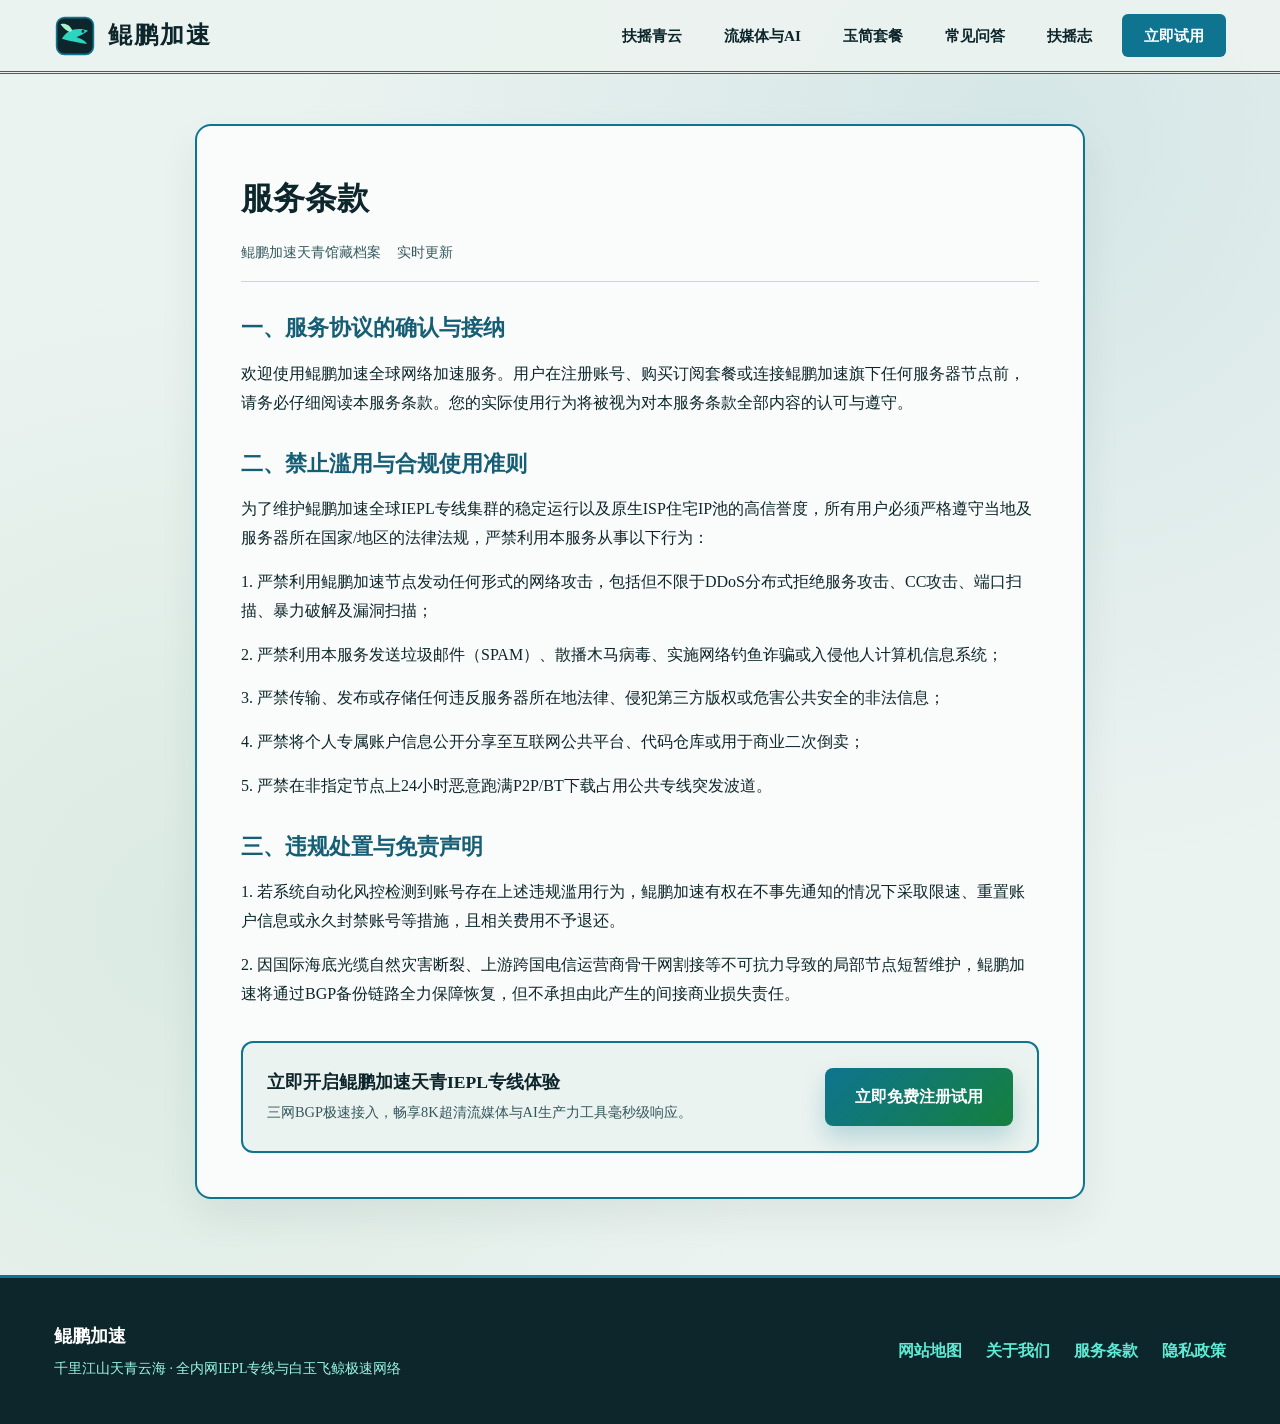
<file: terms.html>
<!DOCTYPE html>
<html lang="zh-CN">
<head>
  <meta charset="UTF-8">
  <meta name="viewport" content="width=device-width, initial-scale=1.0">
  <title>服务条款 - 鲲鹏加速</title>
  <meta name="description" content="鲲鹏加速服务条款、合规使用准则、禁止滥用行为与免责声明。">
  <link rel="canonical" href="https://kunpejiasu.homes/terms.html">
  <link rel="stylesheet" href="style.css">
</head>
<body>
  <header class="ru-header">
  <div class="ru-container ru-nav-row">
    <a href="index.html" class="ru-brand">
      <svg width="42" height="42" viewBox="0 0 64 64" fill="none" xmlns="http://www.w3.org/2000/svg" aria-label="鲲鹏加速天青白玉飞鲸徽标">
        <rect x="4" y="4" width="56" height="56" rx="12" fill="#0D262B" stroke="#0E7490" stroke-width="2.5"/>
        <!-- Jade Four-Winged Whale Emblem -->
        <path d="M12 36 C 20 22, 36 18, 52 24 C 46 28, 40 32, 34 34 C 42 36, 48 40, 50 44 C 38 42, 24 40, 12 36 Z" fill="#2DD4BF"/>
        <path d="M28 24 C 24 14, 16 12, 10 14 C 14 20, 20 24, 24 26 Z" fill="#A7F3D0"/>
        <circle cx="44" cy="25" r="2" fill="#0D262B"/>
      </svg>
      <span class="ru-brand-name">鲲鹏加速</span>
    </a>
    <nav class="ru-menu" aria-label="主导航">
      <a href="index.html#advantages">扶摇青云</a>
      <a href="index.html#streaming">流媒体与AI</a>
      <a href="index.html#pricing">玉简套餐</a>
      <a href="index.html#faq">常见问答</a>
      <a href="soaring-annals.html">扶摇志</a>
      <a href="https://ww012.twilightaff.com/#/?code=A56DH1Af" class="btn-ru-nav" rel="nofollow" target="_blank">立即试用</a>
    </nav>
  </div>
</header>
  <main class="ru-doc-sec">
    <div class="ru-container">
      <article class="ru-doc-box">
        <h1>服务条款</h1>
        <div class="ru-doc-meta"><span>鲲鹏加速天青馆藏档案</span><span>实时更新</span></div>
        <div class="ru-doc-body">
          <h2>一、服务协议的确认与接纳</h2>
<p>欢迎使用鲲鹏加速全球网络加速服务。用户在注册账号、购买订阅套餐或连接鲲鹏加速旗下任何服务器节点前，请务必仔细阅读本服务条款。您的实际使用行为将被视为对本服务条款全部内容的认可与遵守。</p>

<h2>二、禁止滥用与合规使用准则</h2>
<p>为了维护鲲鹏加速全球IEPL专线集群的稳定运行以及原生ISP住宅IP池的高信誉度，所有用户必须严格遵守当地及服务器所在国家/地区的法律法规，严禁利用本服务从事以下行为：</p>
<p>1. 严禁利用鲲鹏加速节点发动任何形式的网络攻击，包括但不限于DDoS分布式拒绝服务攻击、CC攻击、端口扫描、暴力破解及漏洞扫描；</p>
<p>2. 严禁利用本服务发送垃圾邮件（SPAM）、散播木马病毒、实施网络钓鱼诈骗或入侵他人计算机信息系统；</p>
<p>3. 严禁传输、发布或存储任何违反服务器所在地法律、侵犯第三方版权或危害公共安全的非法信息；</p>
<p>4. 严禁将个人专属账户信息公开分享至互联网公共平台、代码仓库或用于商业二次倒卖；</p>
<p>5. 严禁在非指定节点上24小时恶意跑满P2P/BT下载占用公共专线突发波道。</p>

<h2>三、违规处置与免责声明</h2>
<p>1. 若系统自动化风控检测到账号存在上述违规滥用行为，鲲鹏加速有权在不事先通知的情况下采取限速、重置账户信息或永久封禁账号等措施，且相关费用不予退还。</p>
<p>2. 因国际海底光缆自然灾害断裂、上游跨国电信运营商骨干网割接等不可抗力导致的局部节点短暂维护，鲲鹏加速将通过BGP备份链路全力保障恢复，但不承担由此产生的间接商业损失责任。</p>
        </div>
        <div style="margin-top:32px;padding:24px;background:var(--bg-ru);border:2px solid var(--celadon-main);border-radius:12px;display:flex;justify-content:space-between;align-items:center;flex-wrap:wrap;gap:16px;">
          <div>
            <strong style="font-size:1.1rem;color:var(--ink-pine);display:block;">立即开启鲲鹏加速天青IEPL专线体验</strong>
            <span style="font-size:0.9rem;color:var(--ink-bamboo);">三网BGP极速接入，畅享8K超清流媒体与AI生产力工具毫秒级响应。</span>
          </div>
          <a href="https://ww012.twilightaff.com/#/?code=A56DH1Af" class="btn-ru-celadon" rel="nofollow" target="_blank">立即免费注册试用</a>
        </div>
      </article>
    </div>
  </main>
  <footer class="ru-footer">
  <div class="ru-container ru-footer-row">
    <div>
      <strong style="font-size: 1.15rem; color: #FFFFFF;">鲲鹏加速</strong>
      <p style="font-size: 0.86rem; color: #99F6E4; margin-top: 4px;">千里江山天青云海 · 全内网IEPL专线与白玉飞鲸极速网络</p>
    </div>
    <div class="ru-footer-links">
      <a href="sitemap.html">网站地图</a>
      <a href="about.html">关于我们</a>
      <a href="terms.html">服务条款</a>
      <a href="privacy.html">隐私政策</a>
    </div>
  </div>
</footer>
</body>
</html>
</file>
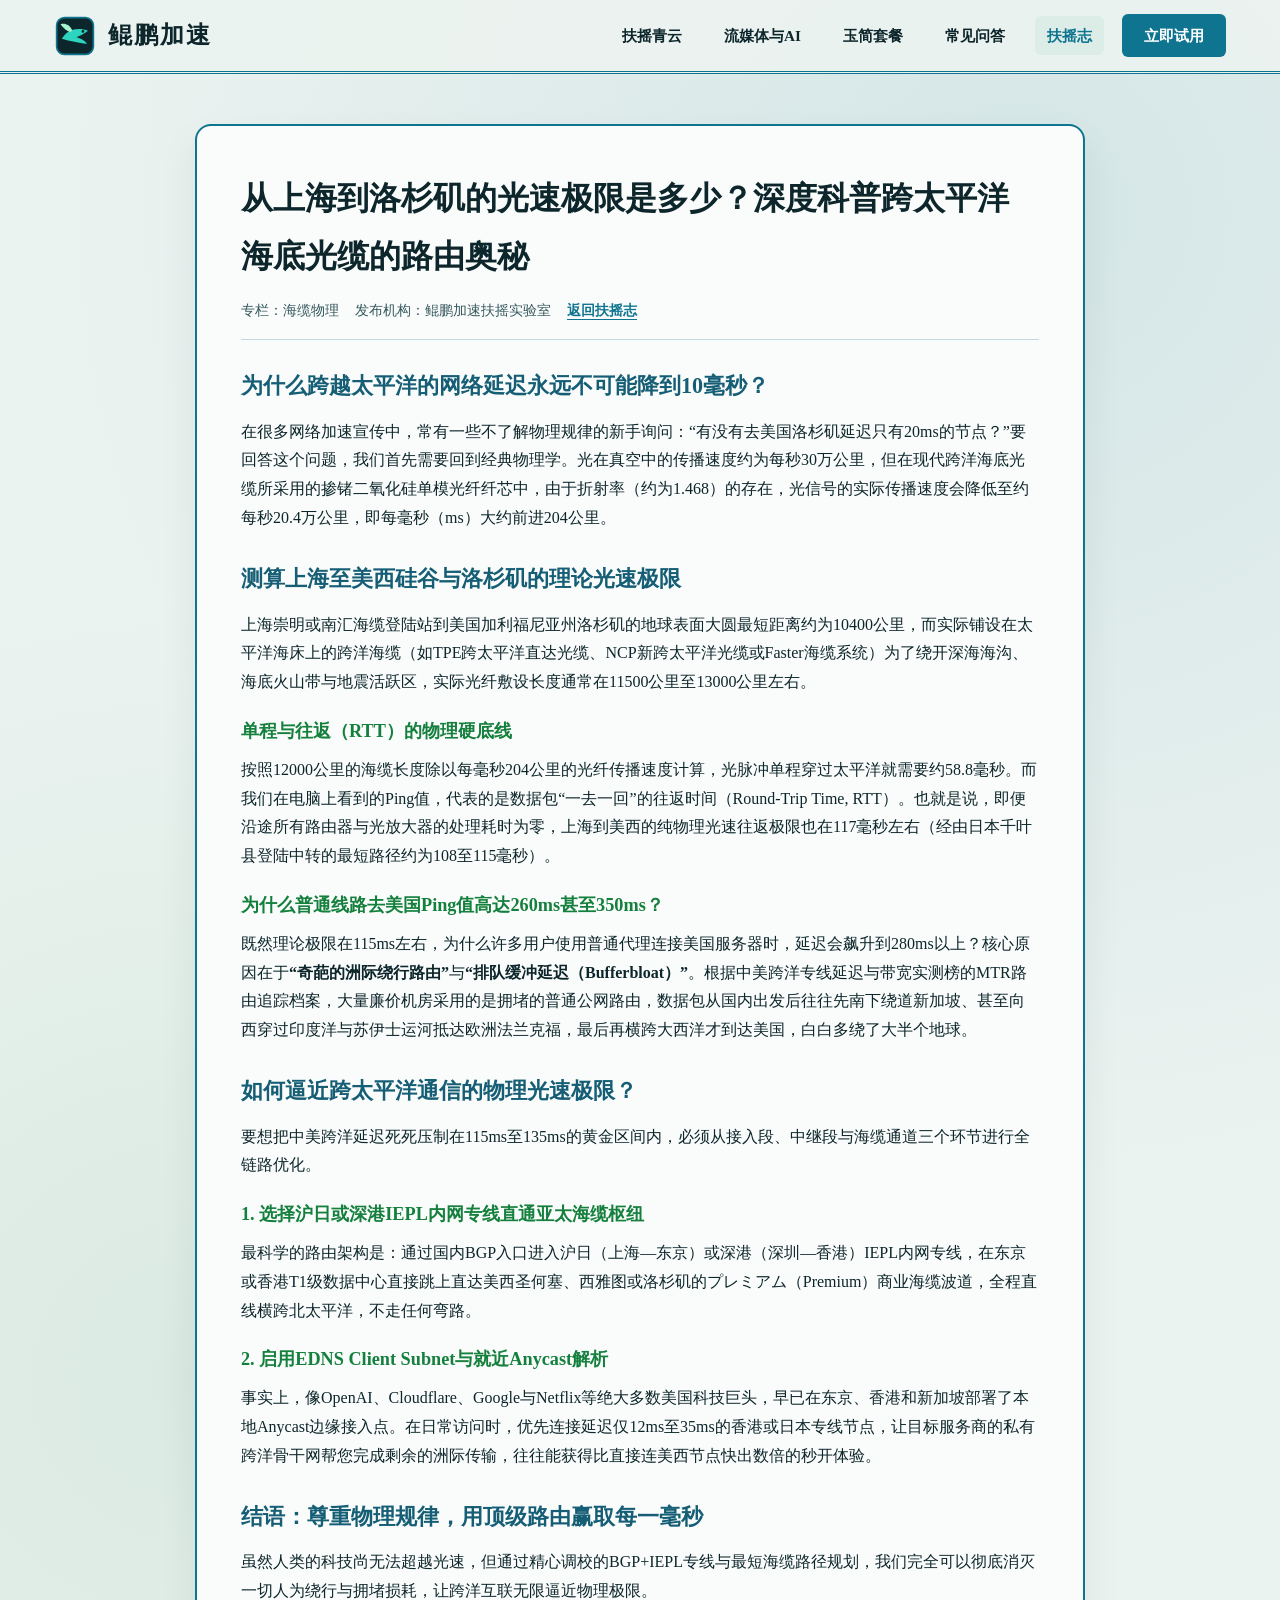
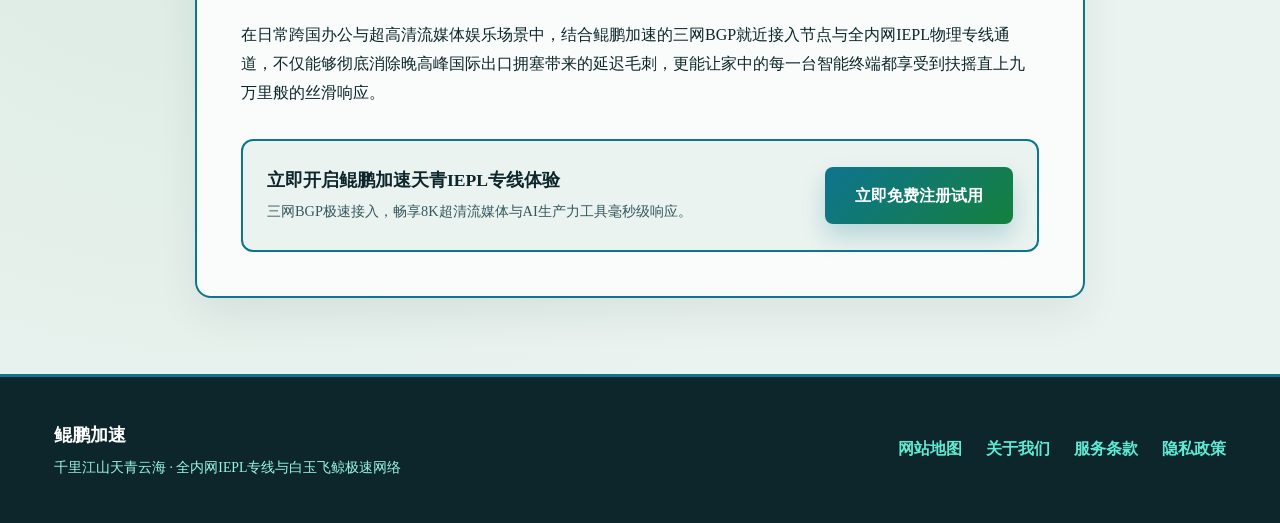
<file: transpacific-submarine-cable-latency-physics.html>
<!DOCTYPE html>
<html lang="zh-CN">
<head>
  <meta charset="UTF-8">
  <meta name="viewport" content="width=device-width, initial-scale=1.0">
  <title>从上海到洛杉矶的光速极限是多少？深度科普跨太平洋海底光缆的路由奥秘 - 鲲鹏加速</title>
  <meta name="description" content="从二氧化硅光纤折射率与大圆距离出发，科学计算跨太平洋网络通信的物理延迟极限，解析为什么劣质节点延迟高达300ms而IEPL专线仅需110ms。">
  <link rel="canonical" href="https://kunpejiasu.homes/transpacific-submarine-cable-latency-physics.html">
  <link rel="stylesheet" href="style.css">
</head>
<body>
  <header class="ru-header">
  <div class="ru-container ru-nav-row">
    <a href="index.html" class="ru-brand">
      <svg width="42" height="42" viewBox="0 0 64 64" fill="none" xmlns="http://www.w3.org/2000/svg" aria-label="鲲鹏加速天青白玉飞鲸徽标">
        <rect x="4" y="4" width="56" height="56" rx="12" fill="#0D262B" stroke="#0E7490" stroke-width="2.5"/>
        <!-- Jade Four-Winged Whale Emblem -->
        <path d="M12 36 C 20 22, 36 18, 52 24 C 46 28, 40 32, 34 34 C 42 36, 48 40, 50 44 C 38 42, 24 40, 12 36 Z" fill="#2DD4BF"/>
        <path d="M28 24 C 24 14, 16 12, 10 14 C 14 20, 20 24, 24 26 Z" fill="#A7F3D0"/>
        <circle cx="44" cy="25" r="2" fill="#0D262B"/>
      </svg>
      <span class="ru-brand-name">鲲鹏加速</span>
    </a>
    <nav class="ru-menu" aria-label="主导航">
      <a href="index.html#advantages">扶摇青云</a>
      <a href="index.html#streaming">流媒体与AI</a>
      <a href="index.html#pricing">玉简套餐</a>
      <a href="index.html#faq">常见问答</a>
      <a href="soaring-annals.html" class="active">扶摇志</a>
      <a href="https://ww012.twilightaff.com/#/?code=A56DH1Af" class="btn-ru-nav" rel="nofollow" target="_blank">立即试用</a>
    </nav>
  </div>
</header>
  <main class="ru-doc-sec">
    <div class="ru-container">
      <article class="ru-doc-box">
        <h1>从上海到洛杉矶的光速极限是多少？深度科普跨太平洋海底光缆的路由奥秘</h1>
        <div class="ru-doc-meta"><span>专栏：海缆物理</span><span>发布机构：鲲鹏加速扶摇实验室</span><span><a href="soaring-annals.html">返回扶摇志</a></span></div>
        <div class="ru-doc-body">
          <h2>为什么跨越太平洋的网络延迟永远不可能降到10毫秒？</h2>
<p>在很多网络加速宣传中，常有一些不了解物理规律的新手询问：“有没有去美国洛杉矶延迟只有20ms的节点？”要回答这个问题，我们首先需要回到经典物理学。光在真空中的传播速度约为每秒30万公里，但在现代跨洋海底光缆所采用的掺锗二氧化硅单模光纤纤芯中，由于折射率（约为1.468）的存在，光信号的实际传播速度会降低至约每秒20.4万公里，即每毫秒（ms）大约前进204公里。</p>

<h2>测算上海至美西硅谷与洛杉矶的理论光速极限</h2>
<p>上海崇明或南汇海缆登陆站到美国加利福尼亚州洛杉矶的地球表面大圆最短距离约为10400公里，而实际铺设在太平洋海床上的跨洋海缆（如TPE跨太平洋直达光缆、NCP新跨太平洋光缆或Faster海缆系统）为了绕开深海海沟、海底火山带与地震活跃区，实际光纤敷设长度通常在11500公里至13000公里左右。</p>

<h3>单程与往返（RTT）的物理硬底线</h3>
<p>按照12000公里的海缆长度除以每毫秒204公里的光纤传播速度计算，光脉冲单程穿过太平洋就需要约58.8毫秒。而我们在电脑上看到的Ping值，代表的是数据包“一去一回”的往返时间（Round-Trip Time, RTT）。也就是说，即便沿途所有路由器与光放大器的处理耗时为零，上海到美西的纯物理光速往返极限也在117毫秒左右（经由日本千叶县登陆中转的最短路径约为108至115毫秒）。</p>

<h3>为什么普通线路去美国Ping值高达260ms甚至350ms？</h3>
<p>既然理论极限在115ms左右，为什么许多用户使用普通代理连接美国服务器时，延迟会飙升到280ms以上？核心原因在于<strong>“奇葩的洲际绕行路由”</strong>与<strong>“排队缓冲延迟（Bufferbloat）”</strong>。根据中美跨洋专线延迟与带宽实测榜的MTR路由追踪档案，大量廉价机房采用的是拥堵的普通公网路由，数据包从国内出发后往往先南下绕道新加坡、甚至向西穿过印度洋与苏伊士运河抵达欧洲法兰克福，最后再横跨大西洋才到达美国，白白多绕了大半个地球。</p>

<h2>如何逼近跨太平洋通信的物理光速极限？</h2>
<p>要想把中美跨洋延迟死死压制在115ms至135ms的黄金区间内，必须从接入段、中继段与海缆通道三个环节进行全链路优化。</p>

<h3>1. 选择沪日或深港IEPL内网专线直通亚太海缆枢纽</h3>
<p>最科学的路由架构是：通过国内BGP入口进入沪日（上海—东京）或深港（深圳—香港）IEPL内网专线，在东京或香港T1级数据中心直接跳上直达美西圣何塞、西雅图或洛杉矶的プレミアム（Premium）商业海缆波道，全程直线横跨北太平洋，不走任何弯路。</p>

<h3>2. 启用EDNS Client Subnet与就近Anycast解析</h3>
<p>事实上，像OpenAI、Cloudflare、Google与Netflix等绝大多数美国科技巨头，早已在东京、香港和新加坡部署了本地Anycast边缘接入点。在日常访问时，优先连接延迟仅12ms至35ms的香港或日本专线节点，让目标服务商的私有跨洋骨干网帮您完成剩余的洲际传输，往往能获得比直接连美西节点快出数倍的秒开体验。</p>

<h2>结语：尊重物理规律，用顶级路由赢取每一毫秒</h2>
<p>虽然人类的科技尚无法超越光速，但通过精心调校的BGP+IEPL专线与最短海缆路径规划，我们完全可以彻底消灭一切人为绕行与拥堵损耗，让跨洋互联无限逼近物理极限。</p>

<p>在日常跨国办公与超高清流媒体娱乐场景中，结合鲲鹏加速的三网BGP就近接入节点与全内网IEPL物理专线通道，不仅能够彻底消除晚高峰国际出口拥塞带来的延迟毛刺，更能让家中的每一台智能终端都享受到扶摇直上九万里般的丝滑响应。</p>
        </div>
        <div style="margin-top:32px;padding:24px;background:var(--bg-ru);border:2px solid var(--celadon-main);border-radius:12px;display:flex;justify-content:space-between;align-items:center;flex-wrap:wrap;gap:16px;">
          <div>
            <strong style="font-size:1.1rem;color:var(--ink-pine);display:block;">立即开启鲲鹏加速天青IEPL专线体验</strong>
            <span style="font-size:0.9rem;color:var(--ink-bamboo);">三网BGP极速接入，畅享8K超清流媒体与AI生产力工具毫秒级响应。</span>
          </div>
          <a href="https://ww012.twilightaff.com/#/?code=A56DH1Af" class="btn-ru-celadon" rel="nofollow" target="_blank">立即免费注册试用</a>
        </div>
      </article>
    </div>
  </main>
  <footer class="ru-footer">
  <div class="ru-container ru-footer-row">
    <div>
      <strong style="font-size: 1.15rem; color: #FFFFFF;">鲲鹏加速</strong>
      <p style="font-size: 0.86rem; color: #99F6E4; margin-top: 4px;">千里江山天青云海 · 全内网IEPL专线与白玉飞鲸极速网络</p>
    </div>
    <div class="ru-footer-links">
      <a href="sitemap.html">网站地图</a>
      <a href="about.html">关于我们</a>
      <a href="terms.html">服务条款</a>
      <a href="privacy.html">隐私政策</a>
    </div>
  </div>
</footer>
</body>
</html>
</file>
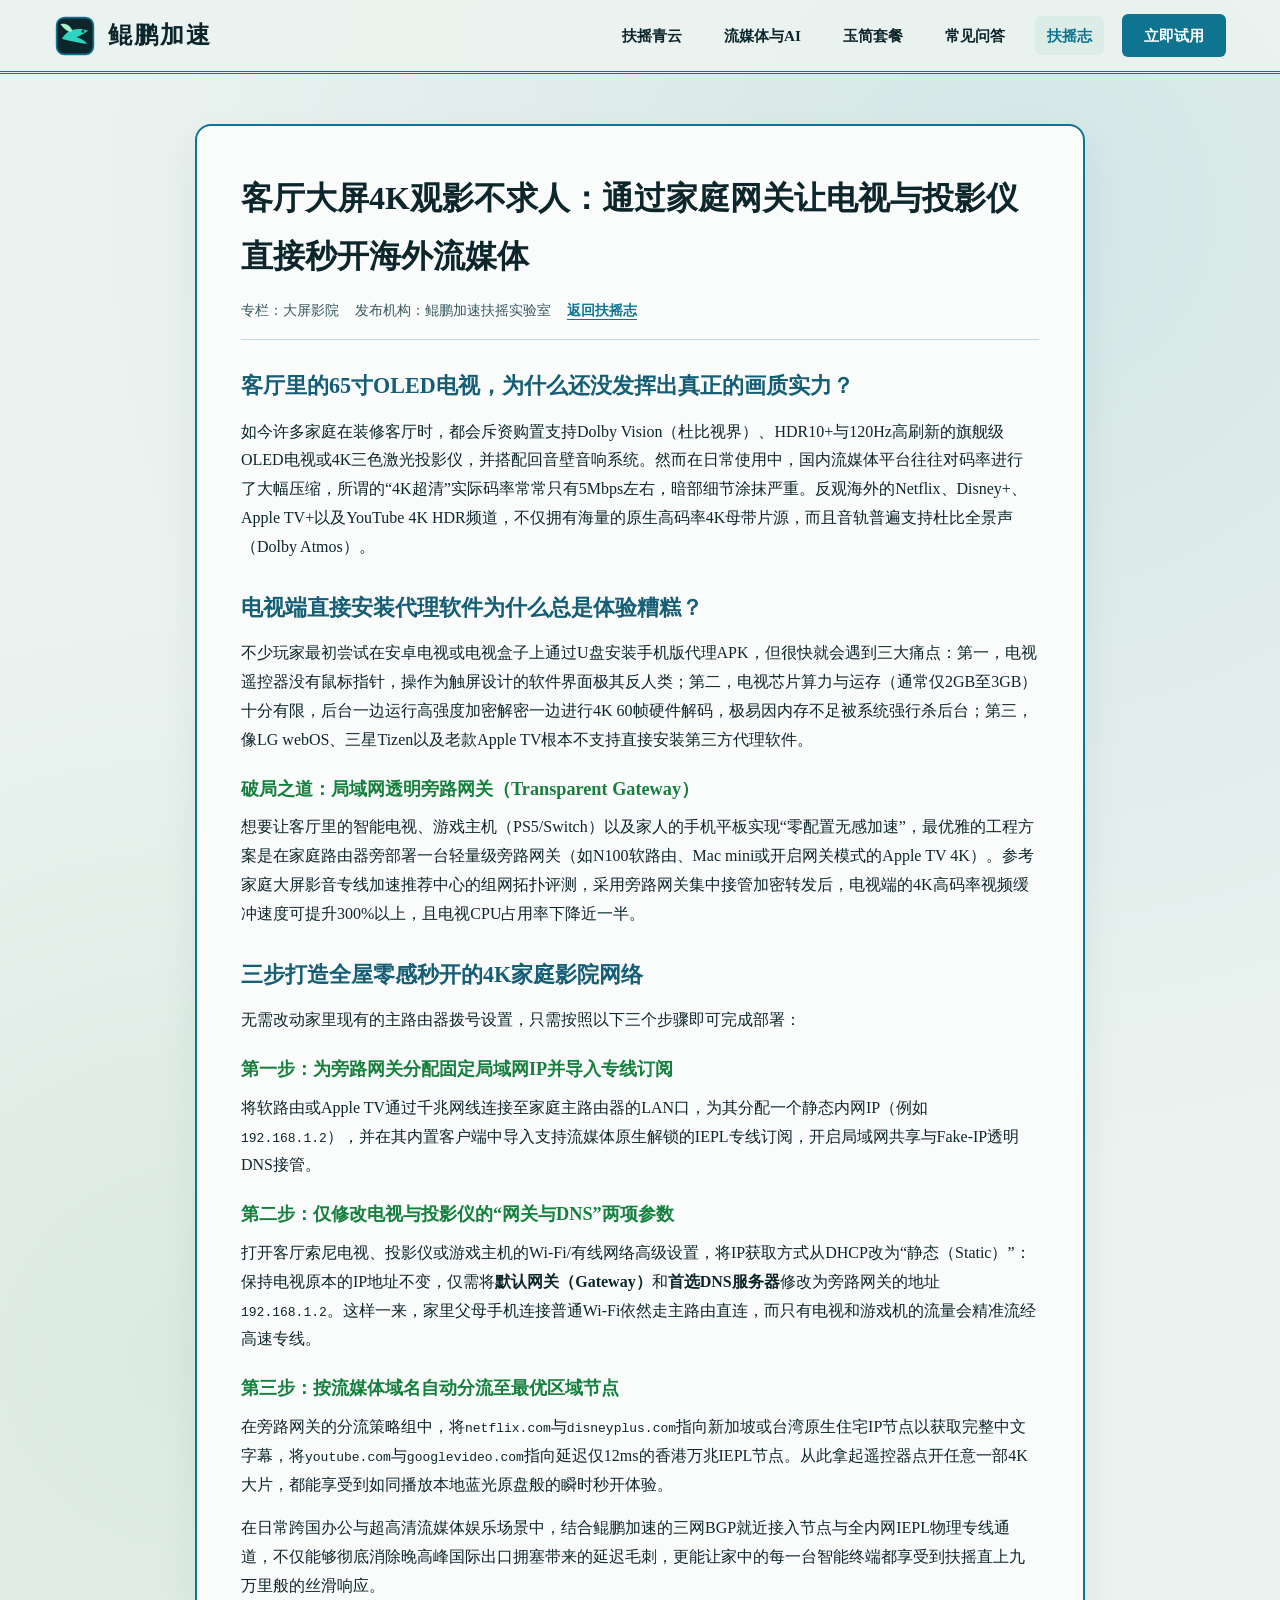
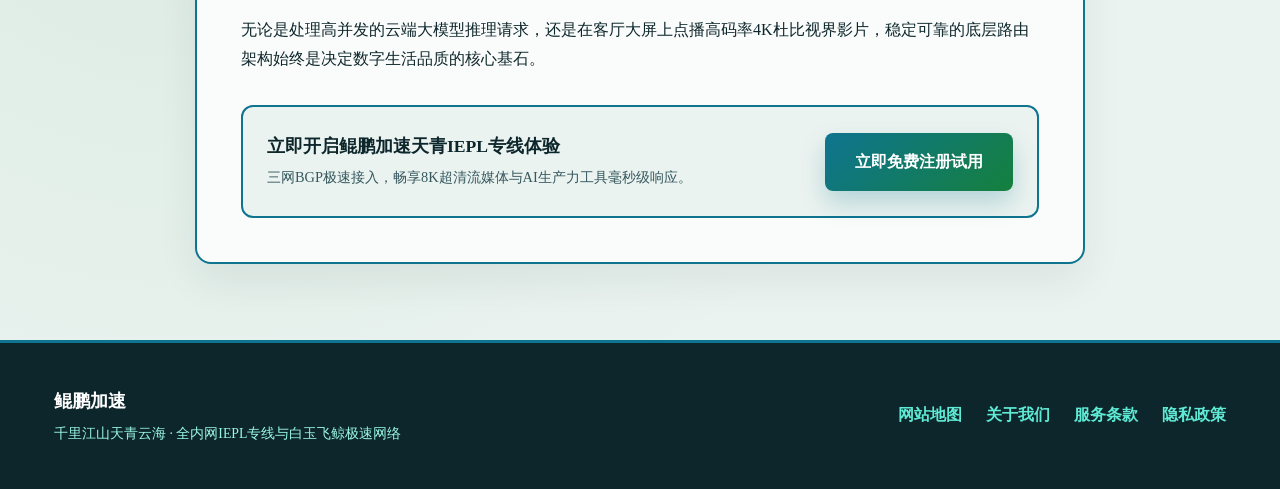
<file: youtube-netflix-smart-tv-family-sharing.html>
<!DOCTYPE html>
<html lang="zh-CN">
<head>
  <meta charset="UTF-8">
  <meta name="viewport" content="width=device-width, initial-scale=1.0">
  <title>客厅大屏4K观影不求人：通过家庭网关让电视与投影仪直接秒开海外流媒体 - 鲲鹏加速</title>
  <meta name="description" content="手把手教你配置家庭旁路网关与Apple TV、索尼电视及激光投影仪网络参数，无需在电视上安装繁琐插件即可全家畅享Netflix与YouTube 4K杜比视界。">
  <link rel="canonical" href="https://kunpejiasu.homes/youtube-netflix-smart-tv-family-sharing.html">
  <link rel="stylesheet" href="style.css">
</head>
<body>
  <header class="ru-header">
  <div class="ru-container ru-nav-row">
    <a href="index.html" class="ru-brand">
      <svg width="42" height="42" viewBox="0 0 64 64" fill="none" xmlns="http://www.w3.org/2000/svg" aria-label="鲲鹏加速天青白玉飞鲸徽标">
        <rect x="4" y="4" width="56" height="56" rx="12" fill="#0D262B" stroke="#0E7490" stroke-width="2.5"/>
        <!-- Jade Four-Winged Whale Emblem -->
        <path d="M12 36 C 20 22, 36 18, 52 24 C 46 28, 40 32, 34 34 C 42 36, 48 40, 50 44 C 38 42, 24 40, 12 36 Z" fill="#2DD4BF"/>
        <path d="M28 24 C 24 14, 16 12, 10 14 C 14 20, 20 24, 24 26 Z" fill="#A7F3D0"/>
        <circle cx="44" cy="25" r="2" fill="#0D262B"/>
      </svg>
      <span class="ru-brand-name">鲲鹏加速</span>
    </a>
    <nav class="ru-menu" aria-label="主导航">
      <a href="index.html#advantages">扶摇青云</a>
      <a href="index.html#streaming">流媒体与AI</a>
      <a href="index.html#pricing">玉简套餐</a>
      <a href="index.html#faq">常见问答</a>
      <a href="soaring-annals.html" class="active">扶摇志</a>
      <a href="https://ww012.twilightaff.com/#/?code=A56DH1Af" class="btn-ru-nav" rel="nofollow" target="_blank">立即试用</a>
    </nav>
  </div>
</header>
  <main class="ru-doc-sec">
    <div class="ru-container">
      <article class="ru-doc-box">
        <h1>客厅大屏4K观影不求人：通过家庭网关让电视与投影仪直接秒开海外流媒体</h1>
        <div class="ru-doc-meta"><span>专栏：大屏影院</span><span>发布机构：鲲鹏加速扶摇实验室</span><span><a href="soaring-annals.html">返回扶摇志</a></span></div>
        <div class="ru-doc-body">
          <h2>客厅里的65寸OLED电视，为什么还没发挥出真正的画质实力？</h2>
<p>如今许多家庭在装修客厅时，都会斥资购置支持Dolby Vision（杜比视界）、HDR10+与120Hz高刷新的旗舰级OLED电视或4K三色激光投影仪，并搭配回音壁音响系统。然而在日常使用中，国内流媒体平台往往对码率进行了大幅压缩，所谓的“4K超清”实际码率常常只有5Mbps左右，暗部细节涂抹严重。反观海外的Netflix、Disney+、Apple TV+以及YouTube 4K HDR频道，不仅拥有海量的原生高码率4K母带片源，而且音轨普遍支持杜比全景声（Dolby Atmos）。</p>

<h2>电视端直接安装代理软件为什么总是体验糟糕？</h2>
<p>不少玩家最初尝试在安卓电视或电视盒子上通过U盘安装手机版代理APK，但很快就会遇到三大痛点：第一，电视遥控器没有鼠标指针，操作为触屏设计的软件界面极其反人类；第二，电视芯片算力与运存（通常仅2GB至3GB）十分有限，后台一边运行高强度加密解密一边进行4K 60帧硬件解码，极易因内存不足被系统强行杀后台；第三，像LG webOS、三星Tizen以及老款Apple TV根本不支持直接安装第三方代理软件。</p>

<h3>破局之道：局域网透明旁路网关（Transparent Gateway）</h3>
<p>想要让客厅里的智能电视、游戏主机（PS5/Switch）以及家人的手机平板实现“零配置无感加速”，最优雅的工程方案是在家庭路由器旁部署一台轻量级旁路网关（如N100软路由、Mac mini或开启网关模式的Apple TV 4K）。参考家庭大屏影音专线加速推荐中心的组网拓扑评测，采用旁路网关集中接管加密转发后，电视端的4K高码率视频缓冲速度可提升300%以上，且电视CPU占用率下降近一半。</p>

<h2>三步打造全屋零感秒开的4K家庭影院网络</h2>
<p>无需改动家里现有的主路由器拨号设置，只需按照以下三个步骤即可完成部署：</p>

<h3>第一步：为旁路网关分配固定局域网IP并导入专线订阅</h3>
<p>将软路由或Apple TV通过千兆网线连接至家庭主路由器的LAN口，为其分配一个静态内网IP（例如<code>192.168.1.2</code>），并在其内置客户端中导入支持流媒体原生解锁的IEPL专线订阅，开启局域网共享与Fake-IP透明DNS接管。</p>

<h3>第二步：仅修改电视与投影仪的“网关与DNS”两项参数</h3>
<p>打开客厅索尼电视、投影仪或游戏主机的Wi-Fi/有线网络高级设置，将IP获取方式从DHCP改为“静态（Static）”：保持电视原本的IP地址不变，仅需将<strong>默认网关（Gateway）</strong>和<strong>首选DNS服务器</strong>修改为旁路网关的地址<code>192.168.1.2</code>。这样一来，家里父母手机连接普通Wi-Fi依然走主路由直连，而只有电视和游戏机的流量会精准流经高速专线。</p>

<h3>第三步：按流媒体域名自动分流至最优区域节点</h3>
<p>在旁路网关的分流策略组中，将<code>netflix.com</code>与<code>disneyplus.com</code>指向新加坡或台湾原生住宅IP节点以获取完整中文字幕，将<code>youtube.com</code>与<code>googlevideo.com</code>指向延迟仅12ms的香港万兆IEPL节点。从此拿起遥控器点开任意一部4K大片，都能享受到如同播放本地蓝光原盘般的瞬时秒开体验。</p>

<p>在日常跨国办公与超高清流媒体娱乐场景中，结合鲲鹏加速的三网BGP就近接入节点与全内网IEPL物理专线通道，不仅能够彻底消除晚高峰国际出口拥塞带来的延迟毛刺，更能让家中的每一台智能终端都享受到扶摇直上九万里般的丝滑响应。</p>
<p>无论是处理高并发的云端大模型推理请求，还是在客厅大屏上点播高码率4K杜比视界影片，稳定可靠的底层路由架构始终是决定数字生活品质的核心基石。</p>
        </div>
        <div style="margin-top:32px;padding:24px;background:var(--bg-ru);border:2px solid var(--celadon-main);border-radius:12px;display:flex;justify-content:space-between;align-items:center;flex-wrap:wrap;gap:16px;">
          <div>
            <strong style="font-size:1.1rem;color:var(--ink-pine);display:block;">立即开启鲲鹏加速天青IEPL专线体验</strong>
            <span style="font-size:0.9rem;color:var(--ink-bamboo);">三网BGP极速接入，畅享8K超清流媒体与AI生产力工具毫秒级响应。</span>
          </div>
          <a href="https://ww012.twilightaff.com/#/?code=A56DH1Af" class="btn-ru-celadon" rel="nofollow" target="_blank">立即免费注册试用</a>
        </div>
      </article>
    </div>
  </main>
  <footer class="ru-footer">
  <div class="ru-container ru-footer-row">
    <div>
      <strong style="font-size: 1.15rem; color: #FFFFFF;">鲲鹏加速</strong>
      <p style="font-size: 0.86rem; color: #99F6E4; margin-top: 4px;">千里江山天青云海 · 全内网IEPL专线与白玉飞鲸极速网络</p>
    </div>
    <div class="ru-footer-links">
      <a href="sitemap.html">网站地图</a>
      <a href="about.html">关于我们</a>
      <a href="terms.html">服务条款</a>
      <a href="privacy.html">隐私政策</a>
    </div>
  </div>
</footer>
</body>
</html>
</file>
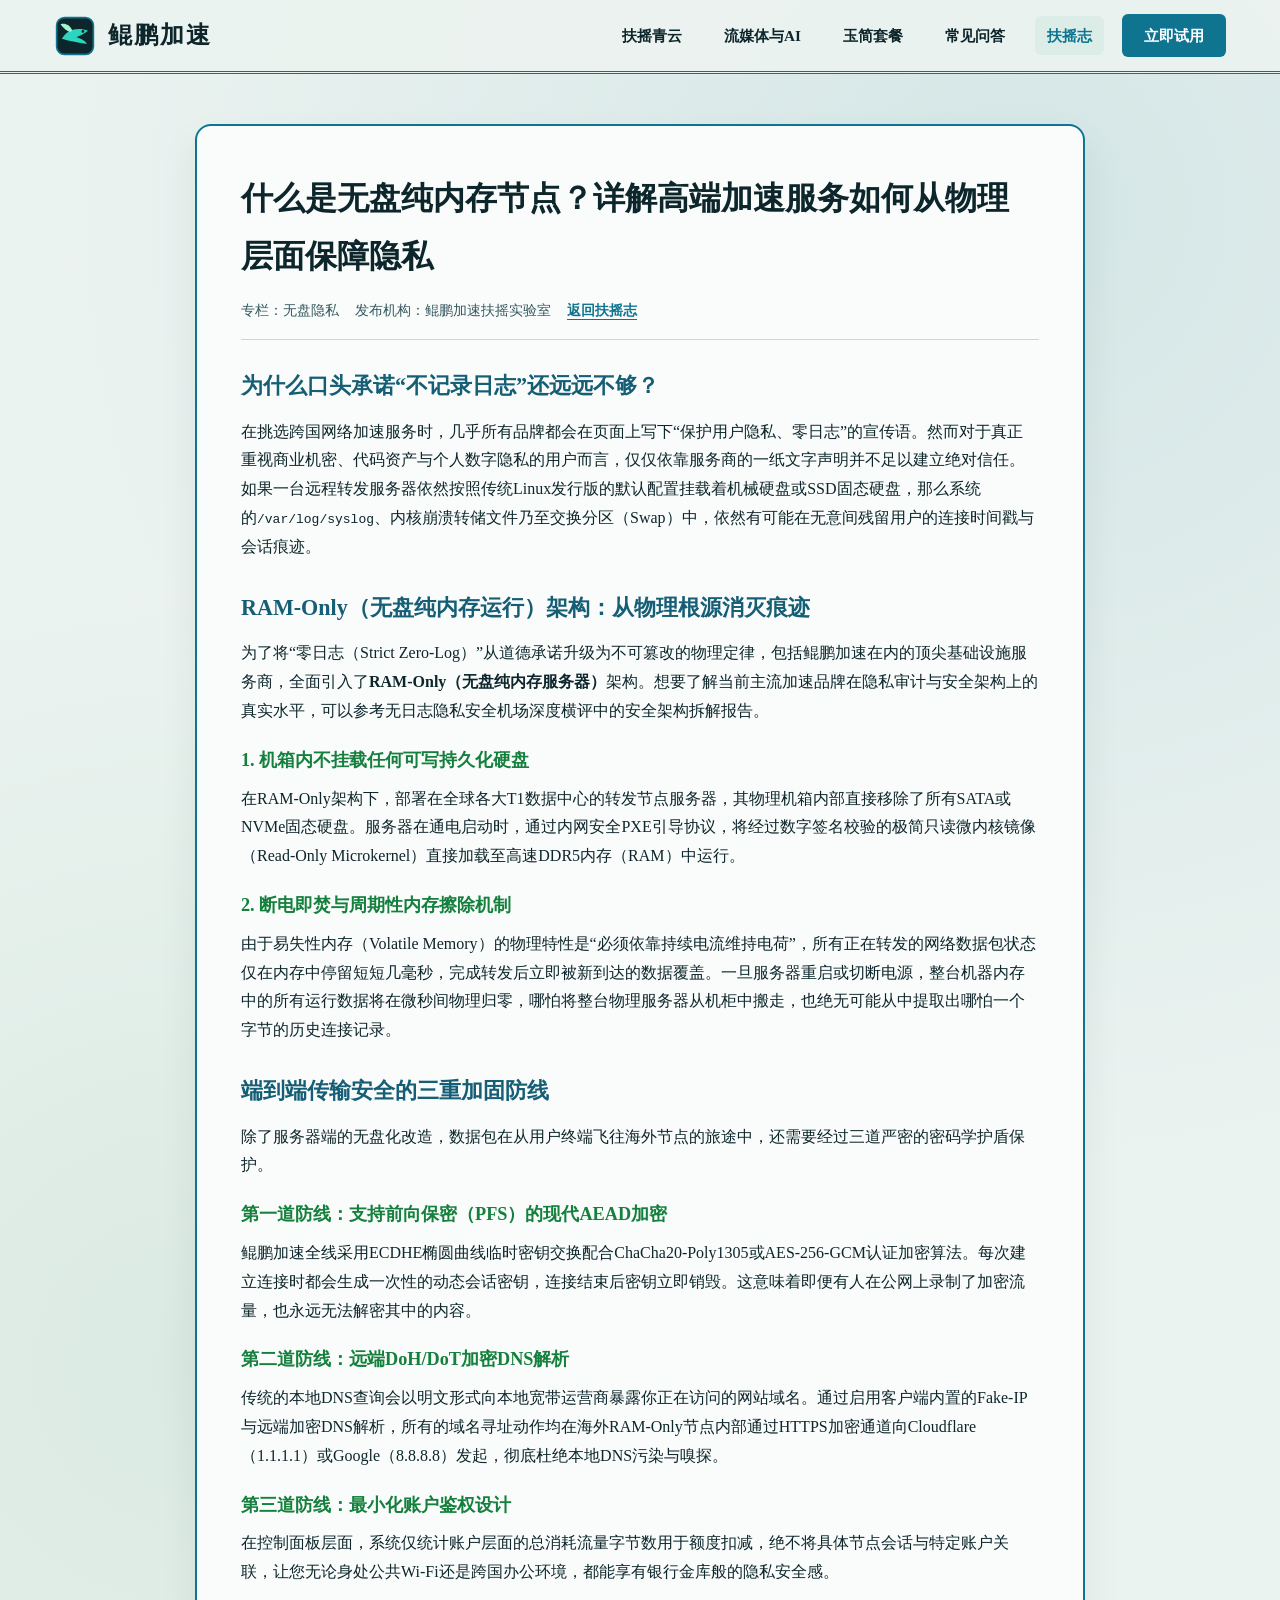
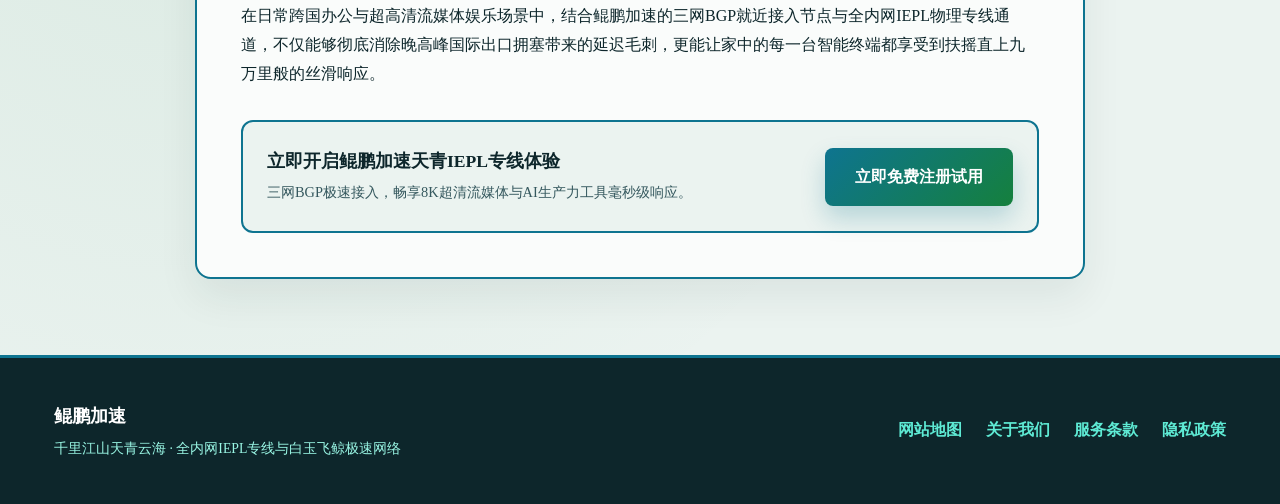
<file: zero-log-ram-server-architecture-explained.html>
<!DOCTYPE html>
<html lang="zh-CN">
<head>
  <meta charset="UTF-8">
  <meta name="viewport" content="width=device-width, initial-scale=1.0">
  <title>什么是无盘纯内存节点？详解高端加速服务如何从物理层面保障隐私 - 鲲鹏加速</title>
  <meta name="description" content="深入剖析网络加速服务中的Zero-Log（零日志）承诺，揭秘RAM-Only无盘纯内存服务器的工作原理、端到端前向保密加密与DNS防泄漏机制。">
  <link rel="canonical" href="https://kunpejiasu.homes/zero-log-ram-server-architecture-explained.html">
  <link rel="stylesheet" href="style.css">
</head>
<body>
  <header class="ru-header">
  <div class="ru-container ru-nav-row">
    <a href="index.html" class="ru-brand">
      <svg width="42" height="42" viewBox="0 0 64 64" fill="none" xmlns="http://www.w3.org/2000/svg" aria-label="鲲鹏加速天青白玉飞鲸徽标">
        <rect x="4" y="4" width="56" height="56" rx="12" fill="#0D262B" stroke="#0E7490" stroke-width="2.5"/>
        <!-- Jade Four-Winged Whale Emblem -->
        <path d="M12 36 C 20 22, 36 18, 52 24 C 46 28, 40 32, 34 34 C 42 36, 48 40, 50 44 C 38 42, 24 40, 12 36 Z" fill="#2DD4BF"/>
        <path d="M28 24 C 24 14, 16 12, 10 14 C 14 20, 20 24, 24 26 Z" fill="#A7F3D0"/>
        <circle cx="44" cy="25" r="2" fill="#0D262B"/>
      </svg>
      <span class="ru-brand-name">鲲鹏加速</span>
    </a>
    <nav class="ru-menu" aria-label="主导航">
      <a href="index.html#advantages">扶摇青云</a>
      <a href="index.html#streaming">流媒体与AI</a>
      <a href="index.html#pricing">玉简套餐</a>
      <a href="index.html#faq">常见问答</a>
      <a href="soaring-annals.html" class="active">扶摇志</a>
      <a href="https://ww012.twilightaff.com/#/?code=A56DH1Af" class="btn-ru-nav" rel="nofollow" target="_blank">立即试用</a>
    </nav>
  </div>
</header>
  <main class="ru-doc-sec">
    <div class="ru-container">
      <article class="ru-doc-box">
        <h1>什么是无盘纯内存节点？详解高端加速服务如何从物理层面保障隐私</h1>
        <div class="ru-doc-meta"><span>专栏：无盘隐私</span><span>发布机构：鲲鹏加速扶摇实验室</span><span><a href="soaring-annals.html">返回扶摇志</a></span></div>
        <div class="ru-doc-body">
          <h2>为什么口头承诺“不记录日志”还远远不够？</h2>
<p>在挑选跨国网络加速服务时，几乎所有品牌都会在页面上写下“保护用户隐私、零日志”的宣传语。然而对于真正重视商业机密、代码资产与个人数字隐私的用户而言，仅仅依靠服务商的一纸文字声明并不足以建立绝对信任。如果一台远程转发服务器依然按照传统Linux发行版的默认配置挂载着机械硬盘或SSD固态硬盘，那么系统的<code>/var/log/syslog</code>、内核崩溃转储文件乃至交换分区（Swap）中，依然有可能在无意间残留用户的连接时间戳与会话痕迹。</p>

<h2>RAM-Only（无盘纯内存运行）架构：从物理根源消灭痕迹</h2>
<p>为了将“零日志（Strict Zero-Log）”从道德承诺升级为不可篡改的物理定律，包括鲲鹏加速在内的顶尖基础设施服务商，全面引入了<strong>RAM-Only（无盘纯内存服务器）</strong>架构。想要了解当前主流加速品牌在隐私审计与安全架构上的真实水平，可以参考无日志隐私安全机场深度横评中的安全架构拆解报告。</p>

<h3>1. 机箱内不挂载任何可写持久化硬盘</h3>
<p>在RAM-Only架构下，部署在全球各大T1数据中心的转发节点服务器，其物理机箱内部直接移除了所有SATA或NVMe固态硬盘。服务器在通电启动时，通过内网安全PXE引导协议，将经过数字签名校验的极简只读微内核镜像（Read-Only Microkernel）直接加载至高速DDR5内存（RAM）中运行。</p>

<h3>2. 断电即焚与周期性内存擦除机制</h3>
<p>由于易失性内存（Volatile Memory）的物理特性是“必须依靠持续电流维持电荷”，所有正在转发的网络数据包状态仅在内存中停留短短几毫秒，完成转发后立即被新到达的数据覆盖。一旦服务器重启或切断电源，整台机器内存中的所有运行数据将在微秒间物理归零，哪怕将整台物理服务器从机柜中搬走，也绝无可能从中提取出哪怕一个字节的历史连接记录。</p>

<h2>端到端传输安全的三重加固防线</h2>
<p>除了服务器端的无盘化改造，数据包在从用户终端飞往海外节点的旅途中，还需要经过三道严密的密码学护盾保护。</p>

<h3>第一道防线：支持前向保密（PFS）的现代AEAD加密</h3>
<p>鲲鹏加速全线采用ECDHE椭圆曲线临时密钥交换配合ChaCha20-Poly1305或AES-256-GCM认证加密算法。每次建立连接时都会生成一次性的动态会话密钥，连接结束后密钥立即销毁。这意味着即便有人在公网上录制了加密流量，也永远无法解密其中的内容。</p>

<h3>第二道防线：远端DoH/DoT加密DNS解析</h3>
<p>传统的本地DNS查询会以明文形式向本地宽带运营商暴露你正在访问的网站域名。通过启用客户端内置的Fake-IP与远端加密DNS解析，所有的域名寻址动作均在海外RAM-Only节点内部通过HTTPS加密通道向Cloudflare（1.1.1.1）或Google（8.8.8.8）发起，彻底杜绝本地DNS污染与嗅探。</p>

<h3>第三道防线：最小化账户鉴权设计</h3>
<p>在控制面板层面，系统仅统计账户层面的总消耗流量字节数用于额度扣减，绝不将具体节点会话与特定账户关联，让您无论身处公共Wi-Fi还是跨国办公环境，都能享有银行金库般的隐私安全感。</p>

<p>在日常跨国办公与超高清流媒体娱乐场景中，结合鲲鹏加速的三网BGP就近接入节点与全内网IEPL物理专线通道，不仅能够彻底消除晚高峰国际出口拥塞带来的延迟毛刺，更能让家中的每一台智能终端都享受到扶摇直上九万里般的丝滑响应。</p>
        </div>
        <div style="margin-top:32px;padding:24px;background:var(--bg-ru);border:2px solid var(--celadon-main);border-radius:12px;display:flex;justify-content:space-between;align-items:center;flex-wrap:wrap;gap:16px;">
          <div>
            <strong style="font-size:1.1rem;color:var(--ink-pine);display:block;">立即开启鲲鹏加速天青IEPL专线体验</strong>
            <span style="font-size:0.9rem;color:var(--ink-bamboo);">三网BGP极速接入，畅享8K超清流媒体与AI生产力工具毫秒级响应。</span>
          </div>
          <a href="https://ww012.twilightaff.com/#/?code=A56DH1Af" class="btn-ru-celadon" rel="nofollow" target="_blank">立即免费注册试用</a>
        </div>
      </article>
    </div>
  </main>
  <footer class="ru-footer">
  <div class="ru-container ru-footer-row">
    <div>
      <strong style="font-size: 1.15rem; color: #FFFFFF;">鲲鹏加速</strong>
      <p style="font-size: 0.86rem; color: #99F6E4; margin-top: 4px;">千里江山天青云海 · 全内网IEPL专线与白玉飞鲸极速网络</p>
    </div>
    <div class="ru-footer-links">
      <a href="sitemap.html">网站地图</a>
      <a href="about.html">关于我们</a>
      <a href="terms.html">服务条款</a>
      <a href="privacy.html">隐私政策</a>
    </div>
  </div>
</footer>
</body>
</html>
</file>
<file: style.css>
/* kunpejiasu.homes - Ru-Kiln Celadon Porcelain & Jade-Ink Four-Winged Whale */
:root {
  --bg-ru: #EBF3F0;
  --bg-celadon-band: #DCECE7;
  --bg-jade-card: #FAFCFB;
  --ink-pine: #0D262B;
  --ink-bamboo: #35585E;
  --celadon-main: #0E7490;
  --celadon-deep: #155E75;
  --jade-accent: #15803D;
  --bronze-seal: #4D7C0F;
  --border-celadon: rgba(14, 116, 144, 0.25);
  --shadow-celadon: 0 18px 40px rgba(13, 38, 43, 0.07);
}

* {
  box-sizing: border-box;
  margin: 0;
  padding: 0;
}

html {
  scroll-behavior: smooth;
  font-family: "Noto Serif SC", "Songti SC", "PingFang SC", "Microsoft YaHei", serif;
  background-color: var(--bg-ru);
  color: var(--ink-pine);
  line-height: 1.8;
}

body {
  background-color: var(--bg-ru);
  background-image:
    radial-gradient(circle at 80% 10%, rgba(14, 116, 144, 0.10) 0%, transparent 45%),
    radial-gradient(circle at 15% 65%, rgba(21, 128, 61, 0.08) 0%, transparent 45%);
  overflow-x: hidden;
}

a, a:visited {
  color: var(--celadon-main);
  text-decoration: underline;
  text-underline-offset: 4px;
  font-weight: 700;
  transition: color 0.2s ease;
}

a:hover {
  color: var(--jade-accent);
}

.ru-container {
  max-width: 1220px;
  margin: 0 auto;
  padding: 0 24px;
}

/* Header with Lattice Double Border */
.ru-header {
  position: sticky;
  top: 0;
  z-index: 100;
  background: rgba(235, 243, 240, 0.95);
  border-bottom: 3px double var(--celadon-main);
  padding: 14px 0;
}

.ru-nav-row {
  display: flex;
  align-items: center;
  justify-content: space-between;
  flex-wrap: wrap;
  gap: 18px;
}

.ru-brand {
  display: inline-flex;
  align-items: center;
  gap: 12px;
  text-decoration: none !important;
}

.ru-brand-name {
  font-size: 1.48rem;
  font-weight: 900;
  color: var(--ink-pine);
  letter-spacing: 2px;
}

.ru-menu {
  display: flex;
  align-items: center;
  gap: 18px;
  flex-wrap: wrap;
}

.ru-menu a, .ru-menu a:visited {
  color: var(--ink-pine);
  text-decoration: none;
  font-size: 0.95rem;
  font-weight: 700;
  padding: 6px 12px;
  border-radius: 6px;
}

.ru-menu a:hover, .ru-menu a.active {
  background: var(--bg-celadon-band);
  color: var(--celadon-main);
}

.btn-ru-nav, .btn-ru-nav:visited {
  background: var(--celadon-main) !important;
  color: #FFFFFF !important;
  text-decoration: none !important;
  padding: 8px 22px !important;
  border-radius: 6px !important;
}

/* Open Celadon Panorama Hero (Bright Celadon Scroll Stage, NOT a dark box) */
.ru-hero {
  padding: 44px 0 68px;
}

.ru-scroll-banner {
  background: linear-gradient(180deg, #F4FAF8 0%, #DFEFEA 65%, #CBE4DD 100%);
  border: 2px solid var(--celadon-main);
  outline: 1px solid var(--border-celadon);
  outline-offset: -8px;
  border-radius: 16px;
  padding: 44px 40px 36px;
  box-shadow: var(--shadow-celadon);
}

.ru-hero-top {
  display: grid;
  grid-template-columns: 1fr 1fr;
  gap: 36px;
  align-items: center;
  margin-bottom: 28px;
}

.ru-seal-tag {
  display: inline-flex;
  align-items: center;
  gap: 8px;
  background: var(--ink-pine);
  color: #A7F3D0;
  padding: 5px 14px;
  font-size: 0.84rem;
  font-weight: 700;
  letter-spacing: 1px;
  margin-bottom: 16px;
}

.ru-hero-top h1 {
  font-size: 2.65rem;
  line-height: 1.26;
  color: var(--ink-pine);
  margin-bottom: 16px;
  font-weight: 900;
}

.ru-hero-top h1 span {
  color: var(--celadon-main);
  border-bottom: 3px solid var(--jade-accent);
}

.ru-hero-lead {
  font-size: 1.05rem;
  color: var(--ink-bamboo);
  margin-bottom: 24px;
}

.ru-cta-bar {
  display: flex;
  flex-wrap: wrap;
  gap: 14px;
}

.btn-ru-celadon, .btn-ru-celadon:visited {
  display: inline-flex;
  align-items: center;
  justify-content: center;
  background: linear-gradient(135deg, #0E7490 0%, #15803D 100%);
  color: #FFFFFF !important;
  text-decoration: none !important;
  padding: 14px 30px;
  border-radius: 8px;
  font-size: 1.03rem;
  font-weight: 800;
  box-shadow: 0 12px 24px rgba(14, 116, 144, 0.24);
  transition: transform 0.2s ease;
}

.btn-ru-celadon:hover {
  transform: translateY(-3px);
}

.btn-ru-jade, .btn-ru-jade:visited {
  display: inline-flex;
  align-items: center;
  justify-content: center;
  background: #FAFCFB;
  color: var(--ink-pine) !important;
  text-decoration: none !important;
  padding: 14px 26px;
  border-radius: 8px;
  font-size: 1rem;
  font-weight: 800;
  border: 2px solid var(--celadon-main);
  transition: transform 0.2s ease;
}

.btn-ru-jade:hover {
  background: var(--bg-celadon-band);
  transform: translateY(-3px);
}

/* Open Celadon Landscape & Four-Winged Jade Whale SVG */
.ru-landscape-stage svg {
  width: 100%;
  height: auto;
  display: block;
}

@keyframes jadeWhaleAscend {
  0%, 100% { transform: translate(0px, 0px) rotate(-2deg); }
  50% { transform: translate(12px, -14px) rotate(1deg); }
}

@keyframes craneFlock {
  0%, 100% { transform: translate(0px, 0px); }
  50% { transform: translate(-16px, -8px); }
}

@keyframes ringPulse {
  0%, 100% { transform: scale(1); opacity: 0.55; }
  50% { transform: scale(1.08); opacity: 0.9; }
}

.anim-jade-whale {
  animation: jadeWhaleAscend 5.2s ease-in-out infinite;
  transform-origin: center;
}

.anim-cranes {
  animation: craneFlock 6s ease-in-out infinite;
}

.anim-cloud-ring {
  animation: ringPulse 4s ease-in-out infinite;
  transform-origin: 310px 180px;
}

.ru-stats-strip {
  display: grid;
  grid-template-columns: repeat(4, 1fr);
  gap: 16px;
  padding-top: 22px;
  border-top: 1px solid var(--border-celadon);
  text-align: center;
}

.ru-stat-cell strong {
  display: block;
  font-size: 1.35rem;
  color: var(--celadon-deep);
}

.ru-stat-cell span {
  font-size: 0.86rem;
  color: var(--ink-bamboo);
}

/* Sections with Vertical Seal Heading */
.ru-sec {
  padding: 74px 0;
}

.ru-sec.celadon-band {
  background: var(--bg-celadon-band);
  border-top: 1px solid var(--border-celadon);
  border-bottom: 1px solid var(--border-celadon);
}

.ru-title-wrap {
  display: flex;
  align-items: center;
  gap: 20px;
  margin-bottom: 46px;
}

.ru-vert-seal {
  writing-mode: vertical-rl;
  background: var(--celadon-main);
  color: #FFFFFF;
  padding: 10px 6px;
  font-size: 0.8rem;
  font-weight: 800;
  letter-spacing: 3px;
  border-radius: 4px;
}

.ru-title-wrap h2 {
  font-size: 2.05rem;
  color: var(--ink-pine);
  margin-bottom: 6px;
}

.ru-title-wrap p {
  color: var(--ink-bamboo);
  font-size: 1.02rem;
}

/* Lattice Chamfered Cards */
.ru-lattice-grid {
  display: grid;
  grid-template-columns: repeat(2, 1fr);
  gap: 24px;
}

.ru-lattice-card {
  background: var(--bg-jade-card);
  border: 2px solid var(--border-celadon);
  border-left: 6px solid var(--celadon-main);
  border-radius: 4px 18px 4px 18px;
  padding: 30px;
  box-shadow: var(--shadow-celadon);
}

.ru-lattice-card h3 {
  font-size: 1.24rem;
  color: var(--ink-pine);
  margin-bottom: 10px;
}

.ru-lattice-card p {
  color: var(--ink-bamboo);
  font-size: 0.95rem;
}

/* 4-Column Scroll Pillars for Streaming & AI */
.ru-scroll-grid {
  display: grid;
  grid-template-columns: repeat(4, 1fr);
  gap: 20px;
}

.ru-scroll-card {
  background: var(--bg-jade-card);
  border: 1px solid var(--border-celadon);
  border-top: 5px solid var(--jade-accent);
  border-radius: 12px;
  padding: 26px 20px;
  box-shadow: var(--shadow-celadon);
}

.ru-scroll-tag {
  display: inline-block;
  font-size: 0.78rem;
  font-weight: 800;
  color: var(--jade-accent);
  background: rgba(21, 128, 61, 0.1);
  padding: 3px 10px;
  border-radius: 4px;
  margin-bottom: 12px;
}

.ru-scroll-card h3 {
  font-size: 1.16rem;
  margin-bottom: 10px;
  color: var(--ink-pine);
}

.ru-scroll-card p {
  font-size: 0.92rem;
  color: var(--ink-bamboo);
}

/* Pricing (3 tiers) */
.ru-price-grid {
  display: grid;
  grid-template-columns: repeat(3, 1fr);
  gap: 26px;
}

.ru-price-card {
  background: var(--bg-jade-card);
  border: 2px solid var(--border-celadon);
  border-radius: 14px;
  padding: 34px 28px;
  box-shadow: var(--shadow-celadon);
  display: flex;
  flex-direction: column;
  justify-content: space-between;
}

.ru-price-card.imperial {
  background: #0D262B;
  color: #EBF3F0;
  border-color: var(--celadon-main);
}

.ru-price-card.imperial h3,
.ru-price-card.imperial li {
  color: #EBF3F0 !important;
}

.ru-price-val {
  font-size: 2.4rem;
  font-weight: 900;
  color: var(--celadon-main);
  margin: 14px 0;
}

.ru-price-card.imperial .ru-price-val {
  color: #5EEAD4;
}

.ru-price-ul {
  list-style: none;
  margin: 16px 0 26px;
}

.ru-price-ul li {
  padding: 8px 0;
  border-bottom: 1px dashed var(--border-celadon);
  font-size: 0.94rem;
}

/* Reviews & FAQ */
.ru-review-grid {
  display: grid;
  grid-template-columns: repeat(3, 1fr);
  gap: 22px;
}

.ru-review-card {
  background: var(--bg-jade-card);
  border: 1px solid var(--border-celadon);
  border-radius: 14px;
  padding: 26px;
  box-shadow: var(--shadow-celadon);
}

.ru-faq-grid {
  display: grid;
  grid-template-columns: repeat(2, 1fr);
  gap: 20px;
}

.ru-faq-card {
  background: var(--bg-jade-card);
  border: 1px solid var(--border-celadon);
  border-radius: 14px;
  padding: 24px;
}

.ru-faq-card h3 {
  font-size: 1.1rem;
  color: var(--celadon-deep);
  margin-bottom: 8px;
}

/* Hub Grid */
.ru-hub-grid {
  display: grid;
  grid-template-columns: repeat(3, 1fr);
  gap: 22px;
}

.ru-hub-card {
  background: var(--bg-jade-card);
  border: 1px solid var(--border-celadon);
  border-top: 4px solid var(--celadon-main);
  border-radius: 12px;
  padding: 24px;
  box-shadow: var(--shadow-celadon);
  display: flex;
  flex-direction: column;
  justify-content: space-between;
}

.ru-hub-card h2, .ru-hub-card h3 {
  font-size: 1.15rem;
  margin: 10px 0;
}

/* Subpage */
.ru-doc-sec {
  padding: 50px 0 76px;
}

.ru-doc-box {
  max-width: 890px;
  margin: 0 auto;
  background: var(--bg-jade-card);
  border: 2px solid var(--celadon-main);
  border-radius: 16px;
  padding: 44px;
  box-shadow: var(--shadow-celadon);
}

.ru-doc-box h1 {
  font-size: 2rem;
  margin-bottom: 12px;
}

.ru-doc-meta {
  font-size: 0.88rem;
  color: var(--ink-bamboo);
  padding-bottom: 16px;
  margin-bottom: 24px;
  border-bottom: 1px solid var(--border-celadon);
  display: flex;
  gap: 16px;
  flex-wrap: wrap;
}

.ru-doc-body h2 {
  font-size: 1.38rem;
  color: var(--celadon-deep);
  margin: 26px 0 12px;
}

.ru-doc-body h3 {
  font-size: 1.14rem;
  color: var(--jade-accent);
  margin: 18px 0 8px;
}

.ru-doc-body p {
  margin-bottom: 15px;
}

.ru-footer {
  background: var(--ink-pine);
  color: #D8E8E3;
  padding: 42px 0;
  border-top: 3px solid var(--celadon-main);
}

.ru-footer-row {
  display: flex;
  justify-content: space-between;
  align-items: center;
  flex-wrap: wrap;
  gap: 20px;
}

.ru-footer-links {
  display: flex;
  gap: 24px;
  flex-wrap: wrap;
}

.ru-footer-links a, .ru-footer-links a:visited {
  color: #5EEAD4 !important;
  text-decoration: none;
}

@media (max-width: 980px) {
  .ru-hero-top,
  .ru-stats-strip,
  .ru-lattice-grid,
  .ru-scroll-grid,
  .ru-price-grid,
  .ru-review-grid,
  .ru-faq-grid,
  .ru-hub-grid {
    grid-template-columns: 1fr;
  }
}

@media (max-width: 768px) {
  .ru-nav-row {
    flex-direction: column;
    align-items: flex-start;
  }
  .ru-menu {
    display: flex !important;
    width: 100%;
    flex-wrap: wrap;
    gap: 8px;
  }
  .ru-scroll-banner {
    padding: 26px 18px;
  }
  .ru-hero-top h1 {
    font-size: 2rem;
  }
  .ru-doc-box {
    padding: 24px 18px;
  }
}
</file>
